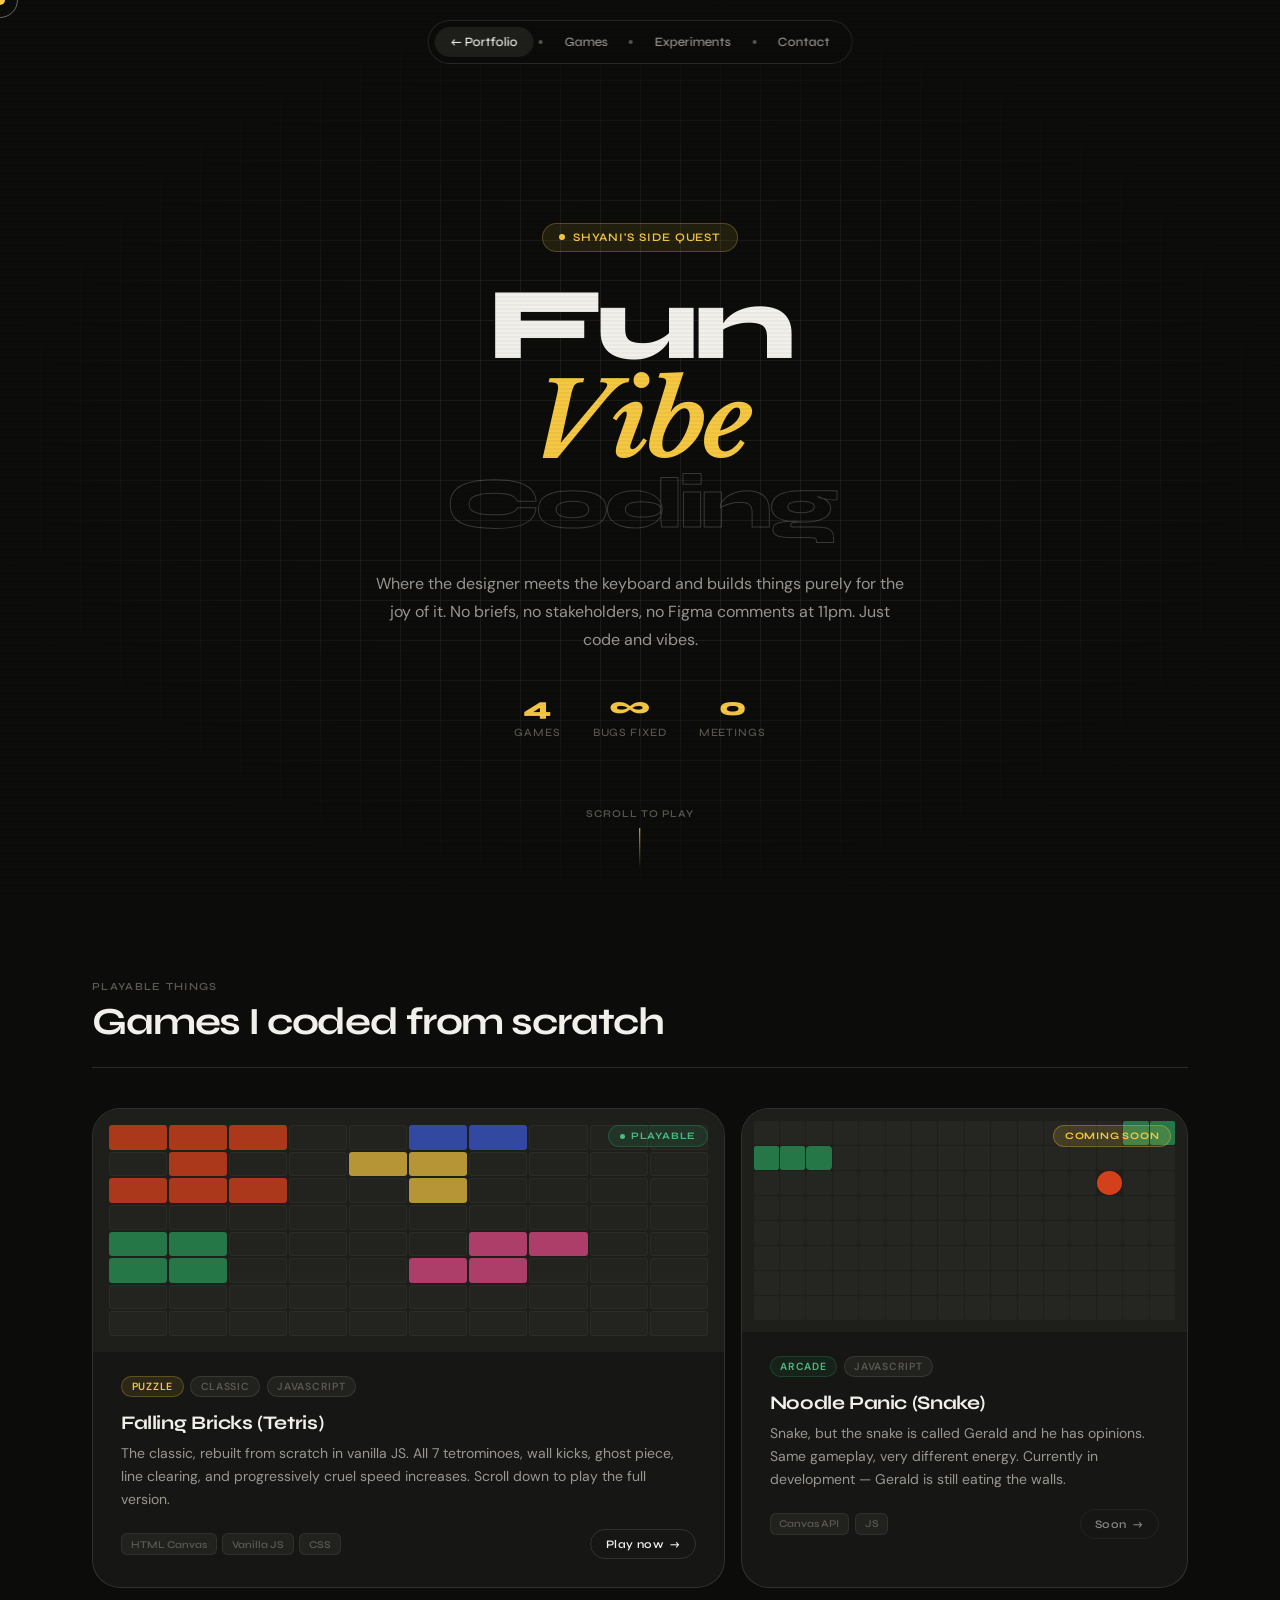
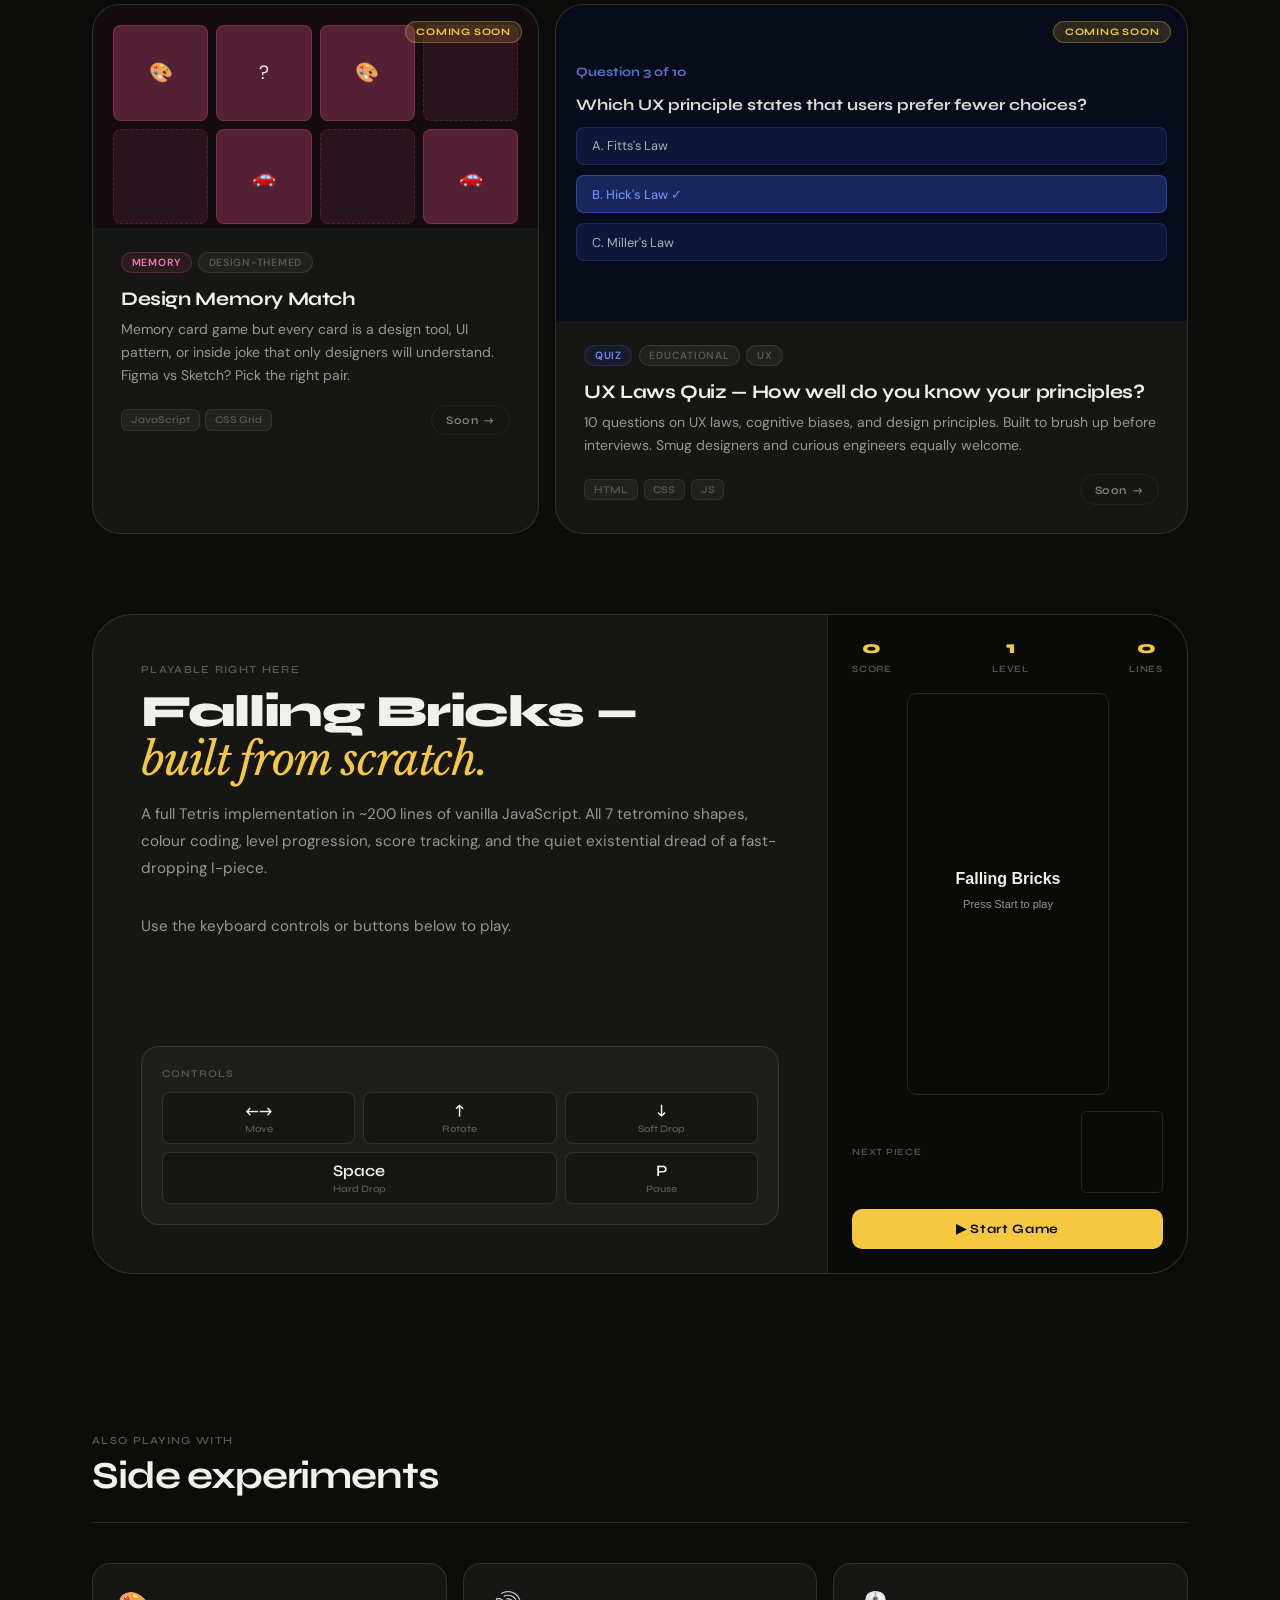
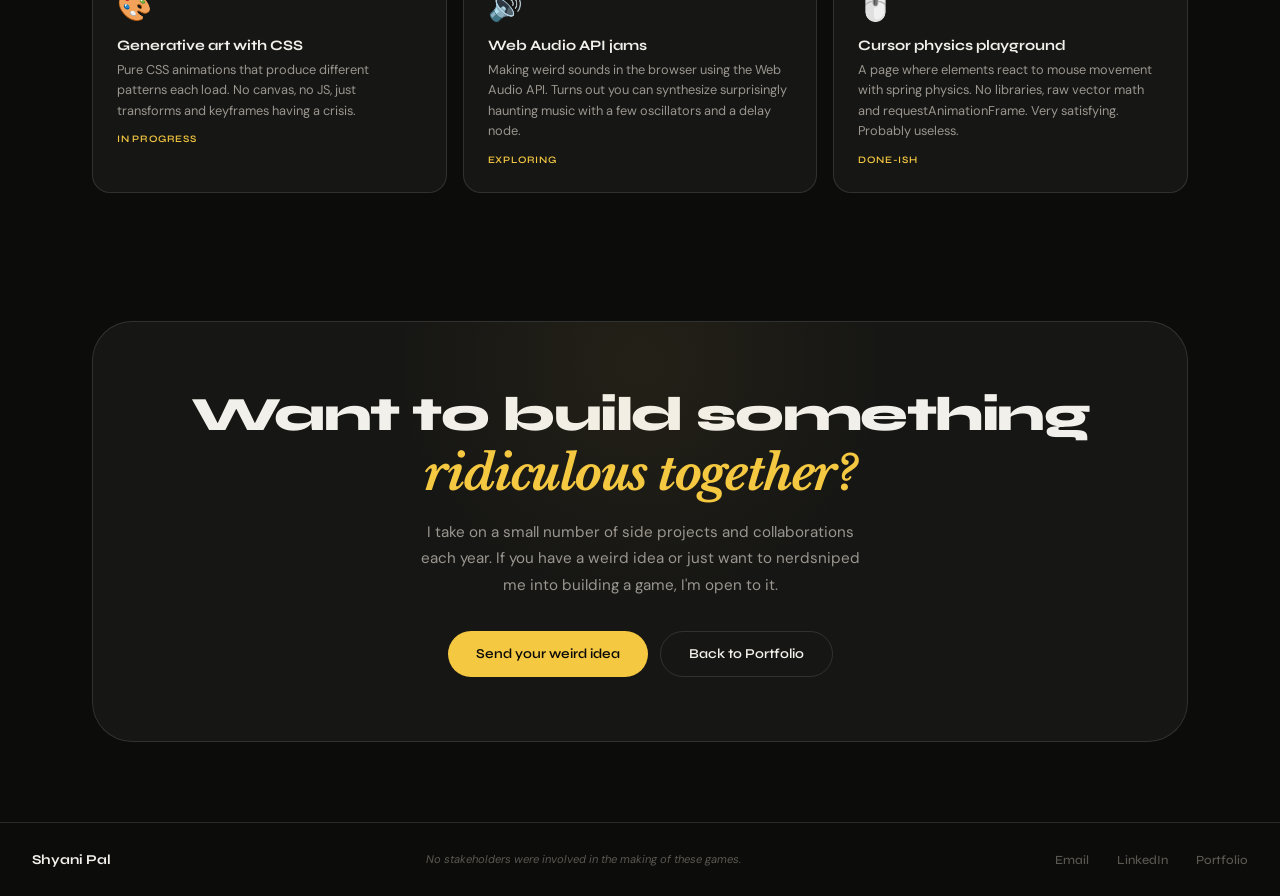
<file: fun-vibe-coding.html>
<!DOCTYPE html>
<html lang="en">
<head>
<meta charset="UTF-8">
<meta name="viewport" content="width=device-width, initial-scale=1.0">
<title>Fun Vibe Coding · Shyani Pal</title>
<link rel="icon" type="image/svg+xml" href="favicon.svg">
<link rel="preconnect" href="https://fonts.googleapis.com">
<link href="https://fonts.googleapis.com/css2?family=Syne:wght@400;500;600;700;800&family=Libre+Baskerville:ital,wght@0,400;0,700;1,400&family=DM+Sans:ital,opsz,wght@0,9..40,300;0,9..40,400;0,9..40,500;1,9..40,300&display=swap" rel="stylesheet">
<style>
:root {
  --bg: #0c0c0b;
  --bg-card: #161614;
  --bg-card-2: #1e1e1b;
  --ink: #f2f0eb;
  --ink-2: #9a9690;
  --ink-3: #5a5851;
  --accent: #e8441c;
  --accent-2: #3b5bdb;
  --yellow: #f5c842;
  --green: #2a9d5c;
  --pink: #e84c8b;
  --line: rgba(242,240,235,0.07);
  --line-strong: rgba(242,240,235,0.12);
  --radius-sm: 10px;
  --radius: 18px;
  --radius-lg: 28px;
  --radius-xl: 40px;
}
*, *::before, *::after { box-sizing: border-box; margin: 0; padding: 0; }
html { scroll-behavior: smooth; font-size: 16px; }
body {
  background: var(--bg);
  color: var(--ink);
  font-family: 'DM Sans', sans-serif;
  overflow-x: hidden;
  cursor: none;
}

/* CURSOR */
.cursor {
  width: 10px; height: 10px;
  background: var(--yellow);
  border-radius: 50%;
  position: fixed; top: 0; left: 0;
  pointer-events: none; z-index: 9999;
  transform: translate(-50%, -50%);
  transition: width 0.25s, height 0.25s, background 0.25s;
  mix-blend-mode: screen;
}
.cursor-ring {
  width: 36px; height: 36px;
  border: 1.5px solid rgba(242,240,235,0.4);
  border-radius: 50%;
  position: fixed; top: 0; left: 0;
  pointer-events: none; z-index: 9998;
  transform: translate(-50%, -50%);
  transition: transform 0.18s cubic-bezier(.25,.8,.25,1), width 0.3s, height 0.3s;
}

/* SCANLINE OVERLAY */
.scanlines {
  position: fixed; inset: 0;
  pointer-events: none; z-index: 8999;
  background: repeating-linear-gradient(
    0deg,
    transparent,
    transparent 2px,
    rgba(0,0,0,0.03) 2px,
    rgba(0,0,0,0.03) 4px
  );
}

/* NAV */
nav {
  position: fixed; top: 1.25rem; left: 50%; transform: translateX(-50%);
  z-index: 500;
  display: flex; align-items: center; gap: 0.25rem;
  background: rgba(12,12,11,0.9);
  backdrop-filter: blur(16px);
  border: 1px solid var(--line-strong);
  border-radius: 100px;
  padding: 0.35rem 0.35rem;
}
.nav-link {
  font-family: 'Syne', sans-serif;
  font-size: 0.8rem; font-weight: 500;
  color: var(--ink-2);
  text-decoration: none;
  padding: 0.45rem 1rem;
  border-radius: 100px;
  transition: color 0.2s, background 0.2s;
  white-space: nowrap;
}
.nav-link:hover { color: var(--ink); }
.nav-link.back {
  background: var(--bg-card-2);
  color: var(--ink);
}
.nav-link.back:hover { background: var(--accent); }
.nav-dot { width: 4px; height: 4px; background: var(--ink-3); border-radius: 50%; margin: 0 0.1rem; flex-shrink: 0; }

/* HERO */
.hero {
  min-height: 100svh;
  display: flex; flex-direction: column;
  justify-content: center; align-items: center;
  text-align: center;
  padding: 8rem 2rem 4rem;
  position: relative;
  overflow: hidden;
}

/* Pixel grid background */
.hero::before {
  content: '';
  position: absolute; inset: 0;
  background-image:
    linear-gradient(var(--line) 1px, transparent 1px),
    linear-gradient(90deg, var(--line) 1px, transparent 1px);
  background-size: 40px 40px;
  mask-image: radial-gradient(ellipse at center, black 30%, transparent 75%);
}

.hero-badge {
  display: inline-flex; align-items: center; gap: 0.5rem;
  background: rgba(245,200,66,0.1);
  border: 1px solid rgba(245,200,66,0.25);
  border-radius: 100px;
  padding: 0.4rem 1rem;
  font-family: 'Syne', sans-serif;
  font-size: 0.72rem; font-weight: 600;
  letter-spacing: 0.08em; text-transform: uppercase;
  color: var(--yellow);
  margin-bottom: 1.5rem;
  position: relative;
}
.badge-dot {
  width: 6px; height: 6px;
  background: var(--yellow);
  border-radius: 50%;
  animation: pulse-y 1.5s ease-in-out infinite;
}
@keyframes pulse-y {
  0%,100% { transform: scale(1); opacity: 1; }
  50% { transform: scale(0.6); opacity: 0.5; }
}

.hero-title {
  font-family: 'Syne', sans-serif;
  font-size: clamp(3rem, 8vw, 7rem);
  font-weight: 800;
  line-height: 0.95;
  letter-spacing: -0.04em;
  margin-bottom: 0.5rem;
  position: relative;
}
.hero-title .line1 { color: var(--ink); display: block; }
.hero-title .line2 {
  color: var(--yellow);
  display: block;
  font-style: italic;
  font-family: 'Libre Baskerville', serif;
  font-weight: 700;
}
.hero-title .line3 {
  color: transparent;
  -webkit-text-stroke: 1px rgba(242,240,235,0.2);
  display: block;
  font-size: 0.7em;
}

.hero-sub {
  font-size: 1rem;
  line-height: 1.75;
  color: var(--ink-2);
  max-width: 48ch;
  margin: 1.5rem auto 2.5rem;
}

/* Pixel counter */
.pixel-counter {
  display: flex; gap: 2rem; justify-content: center;
  margin-bottom: 0;
}
.counter-item { text-align: center; }
.counter-num {
  font-family: 'Syne', sans-serif;
  font-size: 1.6rem; font-weight: 800;
  color: var(--yellow);
  display: block;
  line-height: 1;
}
.counter-label {
  font-size: 0.7rem;
  color: var(--ink-3);
  text-transform: uppercase;
  letter-spacing: 0.08em;
  font-family: 'Syne', sans-serif;
  font-weight: 500;
  margin-top: 0.25rem;
}

/* Scroll indicator */
.scroll-hint {
  position: absolute; bottom: 2rem; left: 50%; transform: translateX(-50%);
  display: flex; flex-direction: column; align-items: center; gap: 0.5rem;
  font-family: 'Syne', sans-serif;
  font-size: 0.65rem; font-weight: 600;
  letter-spacing: 0.1em; text-transform: uppercase;
  color: var(--ink-3);
  animation: float 2s ease-in-out infinite;
}
.scroll-arrow {
  width: 1px; height: 40px;
  background: linear-gradient(to bottom, var(--yellow), transparent);
}
@keyframes float {
  0%,100% { transform: translateX(-50%) translateY(0); }
  50% { transform: translateX(-50%) translateY(6px); }
}

/* CONTAINER */
.container { max-width: 1160px; margin: 0 auto; padding: 0 2rem; }

/* SECTION HEADER */
.sec-header {
  display: flex; align-items: flex-end; justify-content: space-between;
  margin-bottom: 2.5rem;
  padding-bottom: 1.5rem;
  border-bottom: 1px solid var(--line-strong);
}
.sec-label {
  font-family: 'Syne', sans-serif;
  font-size: 0.68rem; font-weight: 600;
  letter-spacing: 0.12em; text-transform: uppercase;
  color: var(--ink-3); margin-bottom: 0.5rem;
}
.sec-title {
  font-family: 'Syne', sans-serif;
  font-size: clamp(1.6rem, 3vw, 2.4rem);
  font-weight: 700; line-height: 1.1;
  letter-spacing: -0.03em;
}

/* GAMES GRID */
section { padding: 5rem 0; }

.games-grid {
  display: grid;
  grid-template-columns: repeat(12, 1fr);
  gap: 1rem;
}

/* GAME CARD BASE */
.game-card {
  background: var(--bg-card);
  border: 1px solid var(--line-strong);
  border-radius: var(--radius-lg);
  overflow: hidden;
  position: relative;
  transition: transform 0.35s cubic-bezier(.25,.8,.25,1), box-shadow 0.35s, border-color 0.3s;
  cursor: none;
}
.game-card:hover {
  transform: translateY(-6px);
  box-shadow: 0 32px 64px rgba(0,0,0,0.4);
}
.game-card.span-8 { grid-column: span 8; }
.game-card.span-4 { grid-column: span 4; }
.game-card.span-6 { grid-column: span 6; }
.game-card.span-5 { grid-column: span 5; }
.game-card.span-7 { grid-column: span 7; }
.game-card.span-12 { grid-column: span 12; }

/* Colour accents per card */
.game-card.yellow { --glow: rgba(245,200,66,0.15); --glow-border: rgba(245,200,66,0.3); }
.game-card.red { --glow: rgba(232,68,28,0.15); --glow-border: rgba(232,68,28,0.3); }
.game-card.blue { --glow: rgba(59,91,219,0.15); --glow-border: rgba(59,91,219,0.3); }
.game-card.green { --glow: rgba(42,157,92,0.15); --glow-border: rgba(42,157,92,0.3); }
.game-card.pink { --glow: rgba(232,76,139,0.15); --glow-border: rgba(232,76,139,0.3); }
.game-card:hover { border-color: var(--glow-border, var(--line-strong)); box-shadow: 0 32px 64px var(--glow, rgba(0,0,0,0.3)), 0 0 0 1px var(--glow-border, transparent); }

/* Game card preview area */
.game-preview {
  width: 100%;
  aspect-ratio: 16/8;
  background: var(--bg-card-2);
  position: relative;
  overflow: hidden;
  display: flex; align-items: center; justify-content: center;
}

/* Live mini game previews inside cards */
.preview-canvas {
  position: absolute; inset: 0;
}
.preview-label {
  font-family: 'Syne', sans-serif;
  font-size: 0.65rem; font-weight: 600;
  letter-spacing: 0.1em; text-transform: uppercase;
  color: var(--ink-3);
  position: relative; z-index: 2;
  background: var(--bg-card);
  padding: 0.35rem 0.75rem;
  border-radius: 100px;
  border: 1px solid var(--line-strong);
}

/* TETRIS PREVIEW (decorative) */
.tetris-preview {
  width: 100%; height: 100%;
  display: grid;
  grid-template-columns: repeat(10, 1fr);
  grid-template-rows: repeat(8, 1fr);
  gap: 2px;
  padding: 16px;
  opacity: 0.7;
}
.t-cell {
  border-radius: 3px;
  transition: background 0.3s;
}
.t-cell.filled { animation: cell-pulse 2s ease-in-out infinite; }
@keyframes cell-pulse { 0%,100%{opacity:1} 50%{opacity:0.6} }

/* SNAKE PREVIEW (decorative) */
.snake-preview {
  width: 100%; height: 100%;
  display: grid;
  grid-template-columns: repeat(16, 1fr);
  grid-template-rows: repeat(8, 1fr);
  gap: 1px;
  padding: 12px;
}
.s-cell { border-radius: 2px; }
.s-cell.snake { background: var(--green); }
.s-cell.food { background: var(--accent); border-radius: 50%; animation: food-pulse 1s ease-in-out infinite; }
@keyframes food-pulse { 0%,100%{transform:scale(1)} 50%{transform:scale(1.3)} }

/* Card body */
.game-body { padding: 1.5rem 1.75rem 1.75rem; }
.game-tags {
  display: flex; gap: 0.4rem; flex-wrap: wrap;
  margin-bottom: 0.85rem;
}
.gtag {
  font-size: 0.65rem; font-weight: 600;
  letter-spacing: 0.07em; text-transform: uppercase;
  padding: 0.2rem 0.6rem;
  border-radius: 100px;
  border: 1px solid;
}
.gtag.yellow { color: var(--yellow); background: rgba(245,200,66,0.1); border-color: rgba(245,200,66,0.25); }
.gtag.red { color: var(--accent); background: rgba(232,68,28,0.1); border-color: rgba(232,68,28,0.25); }
.gtag.blue { color: #6b8cff; background: rgba(59,91,219,0.1); border-color: rgba(59,91,219,0.25); }
.gtag.green { color: #4dbb7f; background: rgba(42,157,92,0.1); border-color: rgba(42,157,92,0.25); }
.gtag.pink { color: #f07db8; background: rgba(232,76,139,0.1); border-color: rgba(232,76,139,0.25); }
.gtag.dim { color: var(--ink-3); background: rgba(242,240,235,0.05); border-color: rgba(242,240,235,0.1); }

.game-title {
  font-family: 'Syne', sans-serif;
  font-size: 1.2rem; font-weight: 700;
  line-height: 1.2; letter-spacing: -0.02em;
  color: var(--ink); margin-bottom: 0.5rem;
}
.game-desc {
  font-size: 0.875rem;
  line-height: 1.65;
  color: var(--ink-2);
  margin-bottom: 1.1rem;
}
.game-footer {
  display: flex; align-items: center; justify-content: space-between;
  flex-wrap: wrap; gap: 0.75rem;
}
.game-stack {
  display: flex; gap: 0.35rem; flex-wrap: wrap;
}
.stack-chip {
  font-family: 'Syne', sans-serif;
  font-size: 0.65rem; font-weight: 600;
  background: rgba(242,240,235,0.05);
  border: 1px solid var(--line);
  color: var(--ink-3);
  padding: 0.2rem 0.55rem;
  border-radius: 6px;
}
.game-cta {
  display: inline-flex; align-items: center; gap: 0.4rem;
  font-family: 'Syne', sans-serif;
  font-size: 0.72rem; font-weight: 600;
  letter-spacing: 0.04em;
  color: var(--ink);
  text-decoration: none;
  padding: 0.45rem 0.9rem;
  border: 1.5px solid var(--line-strong);
  border-radius: 100px;
  transition: background 0.2s, color 0.2s, border-color 0.2s;
}
.game-cta:hover { background: var(--ink); color: var(--bg); border-color: var(--ink); }
.game-cta::after { content: '→'; }

/* FEATURED GAME — tall card with live Tetris */
.game-card.featured {
  display: flex; flex-direction: column;
  min-height: 480px;
}
.game-card.featured .game-preview {
  flex: 1;
  aspect-ratio: unset;
}

/* WIP BADGE */
.wip-badge {
  position: absolute; top: 1rem; right: 1rem; z-index: 10;
  background: rgba(245,200,66,0.15);
  border: 1px solid rgba(245,200,66,0.3);
  border-radius: 100px;
  font-family: 'Syne', sans-serif;
  font-size: 0.62rem; font-weight: 700;
  letter-spacing: 0.08em; text-transform: uppercase;
  color: var(--yellow);
  padding: 0.25rem 0.65rem;
}
.live-badge {
  position: absolute; top: 1rem; right: 1rem; z-index: 10;
  background: rgba(42,157,92,0.15);
  border: 1px solid rgba(42,157,92,0.3);
  border-radius: 100px;
  font-family: 'Syne', sans-serif;
  font-size: 0.62rem; font-weight: 700;
  letter-spacing: 0.08em; text-transform: uppercase;
  color: #4dbb7f;
  padding: 0.25rem 0.65rem;
  display: flex; align-items: center; gap: 0.4rem;
}
.live-dot {
  width: 5px; height: 5px;
  background: #4dbb7f;
  border-radius: 50%;
  animation: pulse-green 1.2s ease-in-out infinite;
}
@keyframes pulse-green { 0%,100%{opacity:1;transform:scale(1)} 50%{opacity:0.4;transform:scale(0.7)} }

/* THE BIG TETRIS SECTION */
.tetris-section {
  background: var(--bg-card);
  border: 1px solid var(--line-strong);
  border-radius: var(--radius-xl);
  overflow: hidden;
  display: grid;
  grid-template-columns: 1fr 360px;
}
.tetris-info {
  padding: 3rem;
  display: flex; flex-direction: column; justify-content: space-between;
}
.tetris-headline {
  font-family: 'Syne', sans-serif;
  font-size: clamp(1.8rem, 3.5vw, 3rem);
  font-weight: 800;
  line-height: 1.08;
  letter-spacing: -0.03em;
  margin-bottom: 1rem;
}
.tetris-headline em {
  font-style: italic;
  font-family: 'Libre Baskerville', serif;
  font-weight: 400;
  color: var(--yellow);
}
.tetris-body {
  font-size: 0.95rem;
  color: var(--ink-2);
  line-height: 1.75;
  margin-bottom: 2rem;
}
.tetris-controls {
  background: var(--bg-card-2);
  border: 1px solid var(--line-strong);
  border-radius: var(--radius);
  padding: 1.25rem;
}
.controls-label {
  font-family: 'Syne', sans-serif;
  font-size: 0.65rem; font-weight: 600;
  letter-spacing: 0.1em; text-transform: uppercase;
  color: var(--ink-3); margin-bottom: 0.75rem;
}
.controls-grid {
  display: grid;
  grid-template-columns: repeat(3, 1fr);
  gap: 0.5rem;
}
.key-btn {
  background: var(--bg-card);
  border: 1px solid var(--line-strong);
  border-radius: 8px;
  padding: 0.5rem;
  text-align: center;
  font-family: 'Syne', sans-serif;
  font-size: 0.75rem; font-weight: 600;
  color: var(--ink-2);
  display: flex; flex-direction: column; align-items: center; gap: 0.2rem;
}
.key-btn .key {
  font-size: 1rem;
  color: var(--ink);
}
.key-btn span { font-size: 0.62rem; color: var(--ink-3); }

/* Live Tetris game canvas area */
.tetris-game-wrap {
  background: #0a0a08;
  border-left: 1px solid var(--line-strong);
  padding: 1.5rem;
  display: flex; flex-direction: column; align-items: center; gap: 1rem;
}
.tetris-score-bar {
  width: 100%;
  display: flex; justify-content: space-between; align-items: center;
}
.score-item {
  text-align: center;
}
.score-num {
  font-family: 'Syne', sans-serif;
  font-size: 1.1rem; font-weight: 800;
  color: var(--yellow);
  display: block;
  line-height: 1;
}
.score-lbl {
  font-size: 0.6rem;
  color: var(--ink-3);
  font-family: 'Syne', sans-serif;
  font-weight: 600;
  letter-spacing: 0.08em;
  text-transform: uppercase;
  margin-top: 0.2rem;
}

#tetrisCanvas {
  border: 1px solid var(--line-strong);
  border-radius: var(--radius-sm);
  display: block;
  image-rendering: pixelated;
}

.tetris-btn {
  width: 100%;
  background: var(--yellow);
  color: #0a0a08;
  border: none;
  border-radius: var(--radius-sm);
  font-family: 'Syne', sans-serif;
  font-size: 0.8rem; font-weight: 700;
  letter-spacing: 0.05em;
  padding: 0.75rem;
  cursor: pointer;
  transition: background 0.2s, transform 0.15s;
}
.tetris-btn:hover { background: #ffd940; transform: scale(1.02); }
.tetris-btn:active { transform: scale(0.98); }

/* NEXT PIECE PREVIEW */
.next-piece-wrap {
  width: 100%;
  display: flex; align-items: center; justify-content: space-between;
  gap: 1rem;
}
.next-piece-label {
  font-family: 'Syne', sans-serif;
  font-size: 0.6rem; font-weight: 600;
  letter-spacing: 0.08em; text-transform: uppercase;
  color: var(--ink-3);
}
#nextCanvas {
  border: 1px solid var(--line-strong);
  border-radius: 6px;
  image-rendering: pixelated;
}

/* "ALSO PLAYING WITH" section */
.experiments-grid {
  display: grid;
  grid-template-columns: repeat(3, 1fr);
  gap: 1rem;
  margin-top: 2rem;
}
.exp-card {
  background: var(--bg-card);
  border: 1px solid var(--line-strong);
  border-radius: var(--radius);
  padding: 1.5rem;
  transition: border-color 0.2s, transform 0.2s;
}
.exp-card:hover { border-color: var(--yellow); transform: translateY(-3px); }
.exp-icon { font-size: 1.75rem; margin-bottom: 0.75rem; }
.exp-title {
  font-family: 'Syne', sans-serif;
  font-size: 0.9rem; font-weight: 700;
  margin-bottom: 0.4rem; color: var(--ink);
}
.exp-desc { font-size: 0.8rem; color: var(--ink-2); line-height: 1.6; }
.exp-tag {
  display: inline-block;
  margin-top: 0.75rem;
  font-family: 'Syne', sans-serif;
  font-size: 0.62rem; font-weight: 600;
  letter-spacing: 0.08em; text-transform: uppercase;
  color: var(--yellow);
}

/* CTA */
.fun-cta {
  background: var(--bg-card);
  border: 1px solid var(--line-strong);
  border-radius: var(--radius-xl);
  padding: 4rem;
  text-align: center;
  margin: 3rem 0 5rem;
  position: relative;
  overflow: hidden;
}
.fun-cta::before {
  content: '';
  position: absolute; top: -50%; left: 50%; transform: translateX(-50%);
  width: 500px; height: 500px;
  background: radial-gradient(circle, rgba(245,200,66,0.06) 0%, transparent 70%);
  pointer-events: none;
}
.fun-cta-title {
  font-family: 'Syne', sans-serif;
  font-size: clamp(1.8rem, 4vw, 3rem);
  font-weight: 800;
  letter-spacing: -0.03em;
  margin-bottom: 1rem;
}
.fun-cta-title em { color: var(--yellow); font-style: italic; font-family: 'Libre Baskerville', serif; }
.fun-cta-body { font-size: 0.95rem; color: var(--ink-2); max-width: 44ch; margin: 0 auto 2rem; line-height: 1.75; }
.fun-cta-actions { display: flex; justify-content: center; gap: 0.75rem; flex-wrap: wrap; }
.btn-primary {
  display: inline-flex; align-items: center; gap: 0.5rem;
  font-family: 'Syne', sans-serif;
  font-size: 0.85rem; font-weight: 600;
  background: var(--yellow); color: #0a0a08;
  padding: 0.85rem 1.75rem;
  border-radius: 100px;
  text-decoration: none;
  transition: background 0.2s, transform 0.2s;
}
.btn-primary:hover { background: #ffd940; transform: translateY(-2px); }
.btn-ghost {
  display: inline-flex; align-items: center; gap: 0.5rem;
  font-family: 'Syne', sans-serif;
  font-size: 0.85rem; font-weight: 600;
  color: var(--ink);
  padding: 0.85rem 1.75rem;
  border: 1.5px solid var(--line-strong);
  border-radius: 100px;
  text-decoration: none;
  transition: border-color 0.2s, background 0.2s;
}
.btn-ghost:hover { border-color: var(--ink); background: var(--ink); color: var(--bg); }

/* FOOTER */
footer {
  border-top: 1px solid var(--line-strong);
  padding: 1.75rem 2rem;
  display: flex; align-items: center; justify-content: space-between;
  font-size: 0.78rem; color: var(--ink-3);
  flex-wrap: wrap; gap: 1rem;
}
.footer-name { font-family: 'Syne', sans-serif; font-weight: 700; font-size: 0.85rem; color: var(--ink); }
.footer-links { display: flex; gap: 1.75rem; }
.footer-links a { color: var(--ink-3); text-decoration: none; font-family: 'Syne', sans-serif; font-size: 0.78rem; font-weight: 500; transition: color 0.2s; }
.footer-links a:hover { color: var(--ink); }

/* REVEAL */
.reveal { opacity: 0; transform: translateY(20px); transition: opacity 0.6s ease, transform 0.6s ease; }
.reveal.in { opacity: 1; transform: none; }

@media (max-width: 960px) {
  .tetris-section { grid-template-columns: 1fr; }
  .tetris-game-wrap { border-left: none; border-top: 1px solid var(--line-strong); }
  .game-card.span-8, .game-card.span-4, .game-card.span-6, .game-card.span-5, .game-card.span-7 { grid-column: span 12; }
  .experiments-grid { grid-template-columns: 1fr 1fr; }
}
@media (max-width: 600px) {
  .container { padding: 0 1.25rem; }
  section { padding: 3rem 0; }
  .experiments-grid { grid-template-columns: 1fr; }
  .fun-cta { padding: 2.5rem 1.5rem; }
  .tetris-info { padding: 1.75rem; }
}
</style>
</head>
<body>

<div class="scanlines" aria-hidden="true"></div>
<div class="cursor" id="cursor"></div>
<div class="cursor-ring" id="cursorRing"></div>

<nav>
  <a href="index.html" class="nav-link back">← Portfolio</a>
  <div class="nav-dot"></div>
  <a href="#games" class="nav-link">Games</a>
  <div class="nav-dot"></div>
  <a href="#experiments" class="nav-link">Experiments</a>
  <div class="nav-dot"></div>
  <a href="mailto:shyanipal06@gmail.com" class="nav-link">Contact</a>
</nav>

<!-- HERO -->
<div class="hero">
  <div class="hero-badge">
    <span class="badge-dot"></span>
    Shyani's side quest
  </div>
  <h1 class="hero-title">
    <span class="line1">Fun</span>
    <span class="line2">Vibe</span>
    <span class="line3">Coding</span>
  </h1>
  <p class="hero-sub">Where the designer meets the keyboard and builds things purely for the joy of it. No briefs, no stakeholders, no Figma comments at 11pm. Just code and vibes.</p>
  <div class="pixel-counter">
    <div class="counter-item">
      <span class="counter-num">4</span>
      <span class="counter-label">Games</span>
    </div>
    <div class="counter-item">
      <span class="counter-num">∞</span>
      <span class="counter-label">Bugs Fixed</span>
    </div>
    <div class="counter-item">
      <span class="counter-num">0</span>
      <span class="counter-label">Meetings</span>
    </div>
  </div>
  <div class="scroll-hint">
    <span>Scroll to play</span>
    <div class="scroll-arrow"></div>
  </div>
</div>

<!-- ── GAMES ── -->
<section id="games">
  <div class="container">
    <div class="sec-header reveal">
      <div>
        <div class="sec-label">Playable Things</div>
        <h2 class="sec-title">Games I coded from scratch</h2>
      </div>
    </div>

    <div class="games-grid">

      <!-- FEATURED: TETRIS — with live game -->
      <div class="game-card featured yellow span-7 reveal">
        <div class="live-badge"><span class="live-dot"></span> Playable</div>
        <div class="game-preview" id="tetrisPreview">
          <!-- Live mini Tetris preview decorative -->
          <div class="tetris-preview" id="miniTetris"></div>
        </div>
        <div class="game-body">
          <div class="game-tags">
            <span class="gtag yellow">Puzzle</span>
            <span class="gtag dim">Classic</span>
            <span class="gtag dim">JavaScript</span>
          </div>
          <div class="game-title">Falling Bricks (Tetris)</div>
          <div class="game-desc">The classic, rebuilt from scratch in vanilla JS. All 7 tetrominoes, wall kicks, ghost piece, line clearing, and progressively cruel speed increases. Scroll down to play the full version.</div>
          <div class="game-footer">
            <div class="game-stack">
              <span class="stack-chip">HTML Canvas</span>
              <span class="stack-chip">Vanilla JS</span>
              <span class="stack-chip">CSS</span>
            </div>
            <a href="#play" class="game-cta">Play now</a>
          </div>
        </div>
      </div>

      <!-- SNAKE -->
      <div class="game-card green span-5 reveal" style="transition-delay:.05s">
        <div class="wip-badge">Coming Soon</div>
        <div class="game-preview">
          <div class="snake-preview" id="snakePreview"></div>
        </div>
        <div class="game-body">
          <div class="game-tags">
            <span class="gtag green">Arcade</span>
            <span class="gtag dim">JavaScript</span>
          </div>
          <div class="game-title">Noodle Panic (Snake)</div>
          <div class="game-desc">Snake, but the snake is called Gerald and he has opinions. Same gameplay, very different energy. Currently in development — Gerald is still eating the walls.</div>
          <div class="game-footer">
            <div class="game-stack">
              <span class="stack-chip">Canvas API</span>
              <span class="stack-chip">JS</span>
            </div>
            <a href="#" class="game-cta" style="opacity:0.5; pointer-events:none">Soon</a>
          </div>
        </div>
      </div>

      <!-- MEMORY MATCH -->
      <div class="game-card pink span-5 reveal" style="transition-delay:.08s">
        <div class="wip-badge">Coming Soon</div>
        <div class="game-preview" style="background: #130d10;">
          <div style="display:grid; grid-template-columns:repeat(4,1fr); gap:8px; padding:20px; width:100%; height:100%;">
            <div style="background:rgba(232,76,139,0.3); border:1px solid rgba(232,76,139,0.3); border-radius:8px; aspect-ratio:1; display:flex; align-items:center; justify-content:center; font-size:1.2rem;">🎨</div>
            <div style="background:rgba(232,76,139,0.3); border:1px solid rgba(232,76,139,0.3); border-radius:8px; aspect-ratio:1; display:flex; align-items:center; justify-content:center; font-size:1.2rem;">?</div>
            <div style="background:rgba(232,76,139,0.3); border:1px solid rgba(232,76,139,0.3); border-radius:8px; aspect-ratio:1; display:flex; align-items:center; justify-content:center; font-size:1.2rem;">🎨</div>
            <div style="background:rgba(232,76,139,0.1); border:1px dashed rgba(232,76,139,0.2); border-radius:8px; aspect-ratio:1;"></div>
            <div style="background:rgba(232,76,139,0.1); border:1px dashed rgba(232,76,139,0.2); border-radius:8px; aspect-ratio:1;"></div>
            <div style="background:rgba(232,76,139,0.3); border:1px solid rgba(232,76,139,0.3); border-radius:8px; aspect-ratio:1; display:flex; align-items:center; justify-content:center; font-size:1.2rem;">🚗</div>
            <div style="background:rgba(232,76,139,0.1); border:1px dashed rgba(232,76,139,0.2); border-radius:8px; aspect-ratio:1;"></div>
            <div style="background:rgba(232,76,139,0.3); border:1px solid rgba(232,76,139,0.3); border-radius:8px; aspect-ratio:1; display:flex; align-items:center; justify-content:center; font-size:1.2rem;">🚗</div>
          </div>
        </div>
        <div class="game-body">
          <div class="game-tags">
            <span class="gtag pink">Memory</span>
            <span class="gtag dim">Design-themed</span>
          </div>
          <div class="game-title">Design Memory Match</div>
          <div class="game-desc">Memory card game but every card is a design tool, UI pattern, or inside joke that only designers will understand. Figma vs Sketch? Pick the right pair.</div>
          <div class="game-footer">
            <div class="game-stack">
              <span class="stack-chip">JavaScript</span>
              <span class="stack-chip">CSS Grid</span>
            </div>
            <a href="#" class="game-cta" style="opacity:0.5; pointer-events:none">Soon</a>
          </div>
        </div>
      </div>

      <!-- UX QUIZ -->
      <div class="game-card blue span-7 reveal" style="transition-delay:.1s">
        <div class="wip-badge">Coming Soon</div>
        <div class="game-preview" style="background: #080c1a;">
          <div style="padding:20px; width:100%; display:flex; flex-direction:column; gap:10px;">
            <div style="font-family:'Syne',sans-serif; font-size:0.8rem; font-weight:700; color:rgba(107,140,255,0.8); margin-bottom:4px;">Question 3 of 10</div>
            <div style="font-family:'Syne',sans-serif; font-size:1rem; font-weight:700; color:rgba(242,240,235,0.9); line-height:1.4;">Which UX principle states that users prefer fewer choices?</div>
            <div style="background:rgba(59,91,219,0.15); border:1px solid rgba(59,91,219,0.3); border-radius:8px; padding:0.6rem 0.9rem; font-size:0.8rem; color:rgba(242,240,235,0.7); font-family:'DM Sans',sans-serif;">A. Fitts's Law</div>
            <div style="background:rgba(59,91,219,0.35); border:1px solid rgba(59,91,219,0.6); border-radius:8px; padding:0.6rem 0.9rem; font-size:0.8rem; color:rgba(107,140,255,1); font-family:'DM Sans',sans-serif; font-weight:500;">B. Hick's Law ✓</div>
            <div style="background:rgba(59,91,219,0.15); border:1px solid rgba(59,91,219,0.3); border-radius:8px; padding:0.6rem 0.9rem; font-size:0.8rem; color:rgba(242,240,235,0.7); font-family:'DM Sans',sans-serif;">C. Miller's Law</div>
          </div>
        </div>
        <div class="game-body">
          <div class="game-tags">
            <span class="gtag blue">Quiz</span>
            <span class="gtag dim">Educational</span>
            <span class="gtag dim">UX</span>
          </div>
          <div class="game-title">UX Laws Quiz — How well do you know your principles?</div>
          <div class="game-desc">10 questions on UX laws, cognitive biases, and design principles. Built to brush up before interviews. Smug designers and curious engineers equally welcome.</div>
          <div class="game-footer">
            <div class="game-stack">
              <span class="stack-chip">HTML</span>
              <span class="stack-chip">CSS</span>
              <span class="stack-chip">JS</span>
            </div>
            <a href="#" class="game-cta" style="opacity:0.5; pointer-events:none">Soon</a>
          </div>
        </div>
      </div>

    </div>
  </div>
</section>

<!-- ── FULL TETRIS GAME ── -->
<section id="play" style="padding-top:0">
  <div class="container">
    <div class="tetris-section reveal">
      <div class="tetris-info">
        <div>
          <div class="sec-label" style="margin-bottom:0.75rem">Playable Right Here</div>
          <h2 class="tetris-headline">Falling Bricks —<br><em>built from scratch.</em></h2>
          <p class="tetris-body">A full Tetris implementation in ~200 lines of vanilla JavaScript. All 7 tetromino shapes, colour coding, level progression, score tracking, and the quiet existential dread of a fast-dropping I-piece.</p>
          <p class="tetris-body" style="margin-bottom:0">Use the keyboard controls or buttons below to play.</p>
        </div>
        <div class="tetris-controls">
          <div class="controls-label">Controls</div>
          <div class="controls-grid">
            <div class="key-btn"><span class="key">←→</span><span>Move</span></div>
            <div class="key-btn"><span class="key">↑</span><span>Rotate</span></div>
            <div class="key-btn"><span class="key">↓</span><span>Soft Drop</span></div>
            <div class="key-btn" style="grid-column:span 2"><span class="key">Space</span><span>Hard Drop</span></div>
            <div class="key-btn"><span class="key">P</span><span>Pause</span></div>
          </div>
        </div>
      </div>
      <div class="tetris-game-wrap">
        <div class="tetris-score-bar">
          <div class="score-item">
            <span class="score-num" id="scoreDisplay">0</span>
            <span class="score-lbl">Score</span>
          </div>
          <div class="score-item">
            <span class="score-num" id="levelDisplay">1</span>
            <span class="score-lbl">Level</span>
          </div>
          <div class="score-item">
            <span class="score-num" id="linesDisplay">0</span>
            <span class="score-lbl">Lines</span>
          </div>
        </div>
        <canvas id="tetrisCanvas" width="200" height="400"></canvas>
        <div class="next-piece-wrap">
          <span class="next-piece-label">Next piece</span>
          <canvas id="nextCanvas" width="80" height="80"></canvas>
        </div>
        <button class="tetris-btn" id="tetrisBtn">▶ Start Game</button>
      </div>
    </div>
  </div>
</section>

<!-- EXPERIMENTS -->
<section id="experiments">
  <div class="container">
    <div class="sec-header reveal">
      <div>
        <div class="sec-label">Also Playing With</div>
        <h2 class="sec-title">Side experiments</h2>
      </div>
    </div>
    <div class="experiments-grid reveal">
      <div class="exp-card">
        <div class="exp-icon">🎨</div>
        <div class="exp-title">Generative art with CSS</div>
        <div class="exp-desc">Pure CSS animations that produce different patterns each load. No canvas, no JS, just transforms and keyframes having a crisis.</div>
        <span class="exp-tag">In progress</span>
      </div>
      <div class="exp-card">
        <div class="exp-icon">🔊</div>
        <div class="exp-title">Web Audio API jams</div>
        <div class="exp-desc">Making weird sounds in the browser using the Web Audio API. Turns out you can synthesize surprisingly haunting music with a few oscillators and a delay node.</div>
        <span class="exp-tag">Exploring</span>
      </div>
      <div class="exp-card">
        <div class="exp-icon">🖱️</div>
        <div class="exp-title">Cursor physics playground</div>
        <div class="exp-desc">A page where elements react to mouse movement with spring physics. No libraries, raw vector math and requestAnimationFrame. Very satisfying. Probably useless.</div>
        <span class="exp-tag">Done-ish</span>
      </div>
    </div>
  </div>
</section>

<!-- CTA -->
<div class="container">
  <div class="fun-cta reveal">
    <h2 class="fun-cta-title">Want to build something<br><em>ridiculous together?</em></h2>
    <p class="fun-cta-body">I take on a small number of side projects and collaborations each year. If you have a weird idea or just want to nerdsniped me into building a game, I'm open to it.</p>
    <div class="fun-cta-actions">
      <a href="mailto:shyanipal06@gmail.com" class="btn-primary">Send your weird idea</a>
      <a href="index.html" class="btn-ghost">Back to Portfolio</a>
    </div>
  </div>
</div>

<footer>
  <span class="footer-name">Shyani Pal</span>
  <span style="font-style:italic; font-size:0.7rem">No stakeholders were involved in the making of these games.</span>
  <div class="footer-links">
    <a href="mailto:shyanipal06@gmail.com">Email</a>
    <a href="#">LinkedIn</a>
    <a href="index.html">Portfolio</a>
  </div>
</footer>

<script>
// ── CURSOR ──
const cursor = document.getElementById('cursor');
const ring = document.getElementById('cursorRing');
let mx=0,my=0,rx=0,ry=0;
document.addEventListener('mousemove',e=>{mx=e.clientX;my=e.clientY;cursor.style.left=mx+'px';cursor.style.top=my+'px';});
(function animRing(){rx+=(mx-rx)*0.12;ry+=(my-ry)*0.12;ring.style.left=rx+'px';ring.style.top=ry+'px';requestAnimationFrame(animRing);})();

// ── REVEAL ──
const reveals=document.querySelectorAll('.reveal');
const io=new IntersectionObserver(entries=>{entries.forEach(e=>{if(e.isIntersecting){e.target.classList.add('in');io.unobserve(e.target);}});},{threshold:0.06});
reveals.forEach(el=>io.observe(el));

// ── DECORATIVE MINI TETRIS GRID ──
(function buildMiniTetris(){
  const grid = document.getElementById('miniTetris');
  if(!grid) return;
  const colors = ['#e8441c','#f5c842','#3b5bdb','#2a9d5c','#e84c8b','transparent','transparent','transparent'];
  const filled = [
    1,1,1,0,0,1,1,0,0,0,
    0,1,0,0,1,1,0,0,0,0,
    1,1,1,0,0,1,0,0,0,0,
    0,0,0,0,0,0,0,0,0,0,
    1,1,0,0,0,0,1,1,0,0,
    1,1,0,0,0,1,1,0,0,0,
    0,0,0,0,0,0,0,0,0,0,
    0,0,0,0,0,0,0,0,0,0,
  ];
  const cs = ['#e8441c','#e8441c','#e8441c','','','#3b5bdb','#3b5bdb','','','',
    '','#e8441c','','','#f5c842','#f5c842','','','','',
    '#e8441c','#e8441c','#e8441c','','','#f5c842','','','','',
    '','','','','','','','','','',
    '#2a9d5c','#2a9d5c','','','','','#e84c8b','#e84c8b','','',
    '#2a9d5c','#2a9d5c','','','','#e84c8b','#e84c8b','','','',
    '','','','','','','','','','',
    '','','','','','','','','','',
  ];
  filled.forEach((f,i)=>{
    const cell=document.createElement('div');
    cell.className='t-cell'+(f?' filled':'');
    cell.style.background=f?cs[i]:'rgba(242,240,235,0.03)';
    cell.style.border=f?'none':'1px solid rgba(242,240,235,0.05)';
    if(f) cell.style.animationDelay=(Math.random()*2)+'s';
    grid.appendChild(cell);
  });
})();

// ── DECORATIVE SNAKE GRID ──
(function buildSnakeGrid(){
  const grid = document.getElementById('snakePreview');
  if(!grid) return;
  const snake=[18,17,16,15,14];
  const food=[45];
  for(let i=0;i<128;i++){
    const cell=document.createElement('div');
    cell.className='s-cell'+(snake.includes(i)?' snake':food.includes(i)?' food':'');
    cell.style.background=snake.includes(i)?'rgba(42,157,92,0.7)':food.includes(i)?'rgba(232,68,28,0.9)':'rgba(242,240,235,0.03)';
    cell.style.borderRadius=food.includes(i)?'50%':snake[0]===i?'4px':'2px';
    grid.appendChild(cell);
  }
})();

// ─────────────────────────────────────
// ── FULL TETRIS GAME ──
// ─────────────────────────────────────
const canvas = document.getElementById('tetrisCanvas');
const ctx = canvas.getContext('2d');
const nextCanvas = document.getElementById('nextCanvas');
const nctx = nextCanvas.getContext('2d');
const COLS=10, ROWS=20, BLOCK=20;
canvas.width=COLS*BLOCK; canvas.height=ROWS*BLOCK;

const TETROMINOES = {
  I:{ shape:[[1,1,1,1]], color:'#00d4ff' },
  O:{ shape:[[1,1],[1,1]], color:'#f5c842' },
  T:{ shape:[[0,1,0],[1,1,1]], color:'#e84c8b' },
  S:{ shape:[[0,1,1],[1,1,0]], color:'#2a9d5c' },
  Z:{ shape:[[1,1,0],[0,1,1]], color:'#e8441c' },
  J:{ shape:[[1,0,0],[1,1,1]], color:'#3b5bdb' },
  L:{ shape:[[0,0,1],[1,1,1]], color:'#ff8c00' },
};
const KEYS = Object.keys(TETROMINOES);

let board, piece, nextPiece, score, level, lines, gameRunning, paused, dropInterval, lastDrop;

function createBoard(){ return Array.from({length:ROWS},()=>Array(COLS).fill(null)); }

function randomPiece(){
  const k=KEYS[Math.floor(Math.random()*KEYS.length)];
  const t=TETROMINOES[k];
  return { shape:t.shape.map(r=>[...r]), color:t.color, x:Math.floor(COLS/2)-Math.floor(t.shape[0].length/2), y:0 };
}

function rotate(shape){
  return shape[0].map((_,i)=>shape.map(r=>r[i]).reverse());
}

function valid(shape,ox,oy){
  return shape.every((row,dy)=>row.every((cell,dx)=>{
    if(!cell) return true;
    const nx=ox+dx, ny=oy+dy;
    return nx>=0 && nx<COLS && ny<ROWS && (ny<0 || !board[ny][nx]);
  }));
}

function lock(){
  piece.shape.forEach((row,dy)=>row.forEach((cell,dx)=>{ if(cell && piece.y+dy>=0) board[piece.y+dy][piece.x+dx]=piece.color; }));
  const cleared = board.reduce((acc,row,i)=>{
    if(row.every(c=>c)){ acc.push(i); } return acc;
  },[]);
  cleared.forEach(i=>{ board.splice(i,1); board.unshift(Array(COLS).fill(null)); });
  const pts=[0,100,300,500,800];
  score+=(pts[cleared.length]||0)*level;
  lines+=cleared.length;
  level=Math.floor(lines/10)+1;
  document.getElementById('scoreDisplay').textContent=score;
  document.getElementById('levelDisplay').textContent=level;
  document.getElementById('linesDisplay').textContent=lines;
  piece=nextPiece;
  nextPiece=randomPiece();
  drawNext();
  if(!valid(piece.shape,piece.x,piece.y)){ endGame(); }
}

function drawBlock(c,x,y,size,context,ghost){
  if(!c) return;
  context.fillStyle=ghost?'rgba(255,255,255,0.08)':c;
  context.fillRect(x*size+1,y*size+1,size-2,size-2);
  if(!ghost){
    context.fillStyle='rgba(255,255,255,0.25)';
    context.fillRect(x*size+1,y*size+1,size-2,3);
    context.fillRect(x*size+1,y*size+1,3,size-2);
    context.fillStyle='rgba(0,0,0,0.2)';
    context.fillRect(x*size+1,y*size+size-4,size-2,3);
  }
}

function drawBoard(){
  ctx.fillStyle='#0a0a08';
  ctx.fillRect(0,0,canvas.width,canvas.height);
  // Grid lines
  ctx.strokeStyle='rgba(242,240,235,0.04)';
  ctx.lineWidth=0.5;
  for(let c=0;c<=COLS;c++){ ctx.beginPath();ctx.moveTo(c*BLOCK,0);ctx.lineTo(c*BLOCK,canvas.height);ctx.stroke(); }
  for(let r=0;r<=ROWS;r++){ ctx.beginPath();ctx.moveTo(0,r*BLOCK);ctx.lineTo(canvas.width,r*BLOCK);ctx.stroke(); }
  board.forEach((row,y)=>row.forEach((c,x)=>drawBlock(c,x,y,BLOCK,ctx,false)));
}

function ghostY(){
  let gy=piece.y;
  while(valid(piece.shape,piece.x,gy+1)) gy++;
  return gy;
}

function drawPiece(){
  const gy=ghostY();
  piece.shape.forEach((row,dy)=>row.forEach((cell,dx)=>{
    if(cell){
      if(gy!==piece.y) drawBlock(piece.color,piece.x+dx,gy+dy,BLOCK,ctx,true);
      drawBlock(piece.color,piece.x+dx,piece.y+dy,BLOCK,ctx,false);
    }
  }));
}

function drawNext(){
  nctx.fillStyle='#0a0a08';
  nctx.fillRect(0,0,nextCanvas.width,nextCanvas.height);
  const s=16;
  const ox=Math.floor((5-nextPiece.shape[0].length)/2);
  const oy=Math.floor((5-nextPiece.shape.length)/2);
  nextPiece.shape.forEach((row,dy)=>row.forEach((cell,dx)=>{ if(cell) drawBlock(nextPiece.color,ox+dx,oy+dy,s,nctx,false); }));
}

function drawOverlay(msg,sub){
  ctx.fillStyle='rgba(10,10,8,0.85)';
  ctx.fillRect(0,0,canvas.width,canvas.height);
  ctx.fillStyle='#f2f0eb';
  ctx.font='bold 16px Syne, sans-serif';
  ctx.textAlign='center';
  ctx.fillText(msg,canvas.width/2,canvas.height/2-10);
  ctx.fillStyle='#9a9690';
  ctx.font='11px DM Sans, sans-serif';
  ctx.fillText(sub,canvas.width/2,canvas.height/2+14);
}

function gameLoop(ts){
  if(!gameRunning||paused) return;
  if(!lastDrop) lastDrop=ts;
  const speed=Math.max(100,800-level*70);
  if(ts-lastDrop>speed){ lastDrop=ts; if(valid(piece.shape,piece.x,piece.y+1)) piece.y++; else lock(); }
  drawBoard(); drawPiece();
  requestAnimationFrame(gameLoop);
}

function startGame(){
  board=createBoard();
  score=0; level=1; lines=0; paused=false;
  document.getElementById('scoreDisplay').textContent=0;
  document.getElementById('levelDisplay').textContent=1;
  document.getElementById('linesDisplay').textContent=0;
  piece=randomPiece();
  nextPiece=randomPiece();
  drawNext();
  gameRunning=true; lastDrop=null;
  document.getElementById('tetrisBtn').textContent='⏸ Pause';
  requestAnimationFrame(gameLoop);
}

function endGame(){
  gameRunning=false;
  drawBoard();
  drawOverlay('Game Over','Press Start to try again');
  document.getElementById('tetrisBtn').textContent='▶ Start Game';
}

document.getElementById('tetrisBtn').addEventListener('click',()=>{
  if(!gameRunning){ startGame(); }
  else { paused=!paused; document.getElementById('tetrisBtn').textContent=paused?'▶ Resume':'⏸ Pause'; if(!paused){lastDrop=null;requestAnimationFrame(gameLoop);} else drawOverlay('Paused','Press Resume to continue'); }
});

document.addEventListener('keydown',e=>{
  if(!gameRunning||paused) return;
  if(e.key==='ArrowLeft'){ if(valid(piece.shape,piece.x-1,piece.y)) piece.x--; }
  else if(e.key==='ArrowRight'){ if(valid(piece.shape,piece.x+1,piece.y)) piece.x++; }
  else if(e.key==='ArrowDown'){ if(valid(piece.shape,piece.x,piece.y+1)) piece.y++; else lock(); }
  else if(e.key==='ArrowUp'){ const r=rotate(piece.shape); if(valid(r,piece.x,piece.y)) piece.shape=r; }
  else if(e.key===' '){ e.preventDefault(); while(valid(piece.shape,piece.x,piece.y+1)) piece.y++; lock(); }
  else if(e.key==='p'||e.key==='P'){ document.getElementById('tetrisBtn').click(); }
  drawBoard(); drawPiece();
});

// Initial state
drawOverlay('Falling Bricks','Press Start to play');
drawNext();
</script>
</body>
</html>
</file>
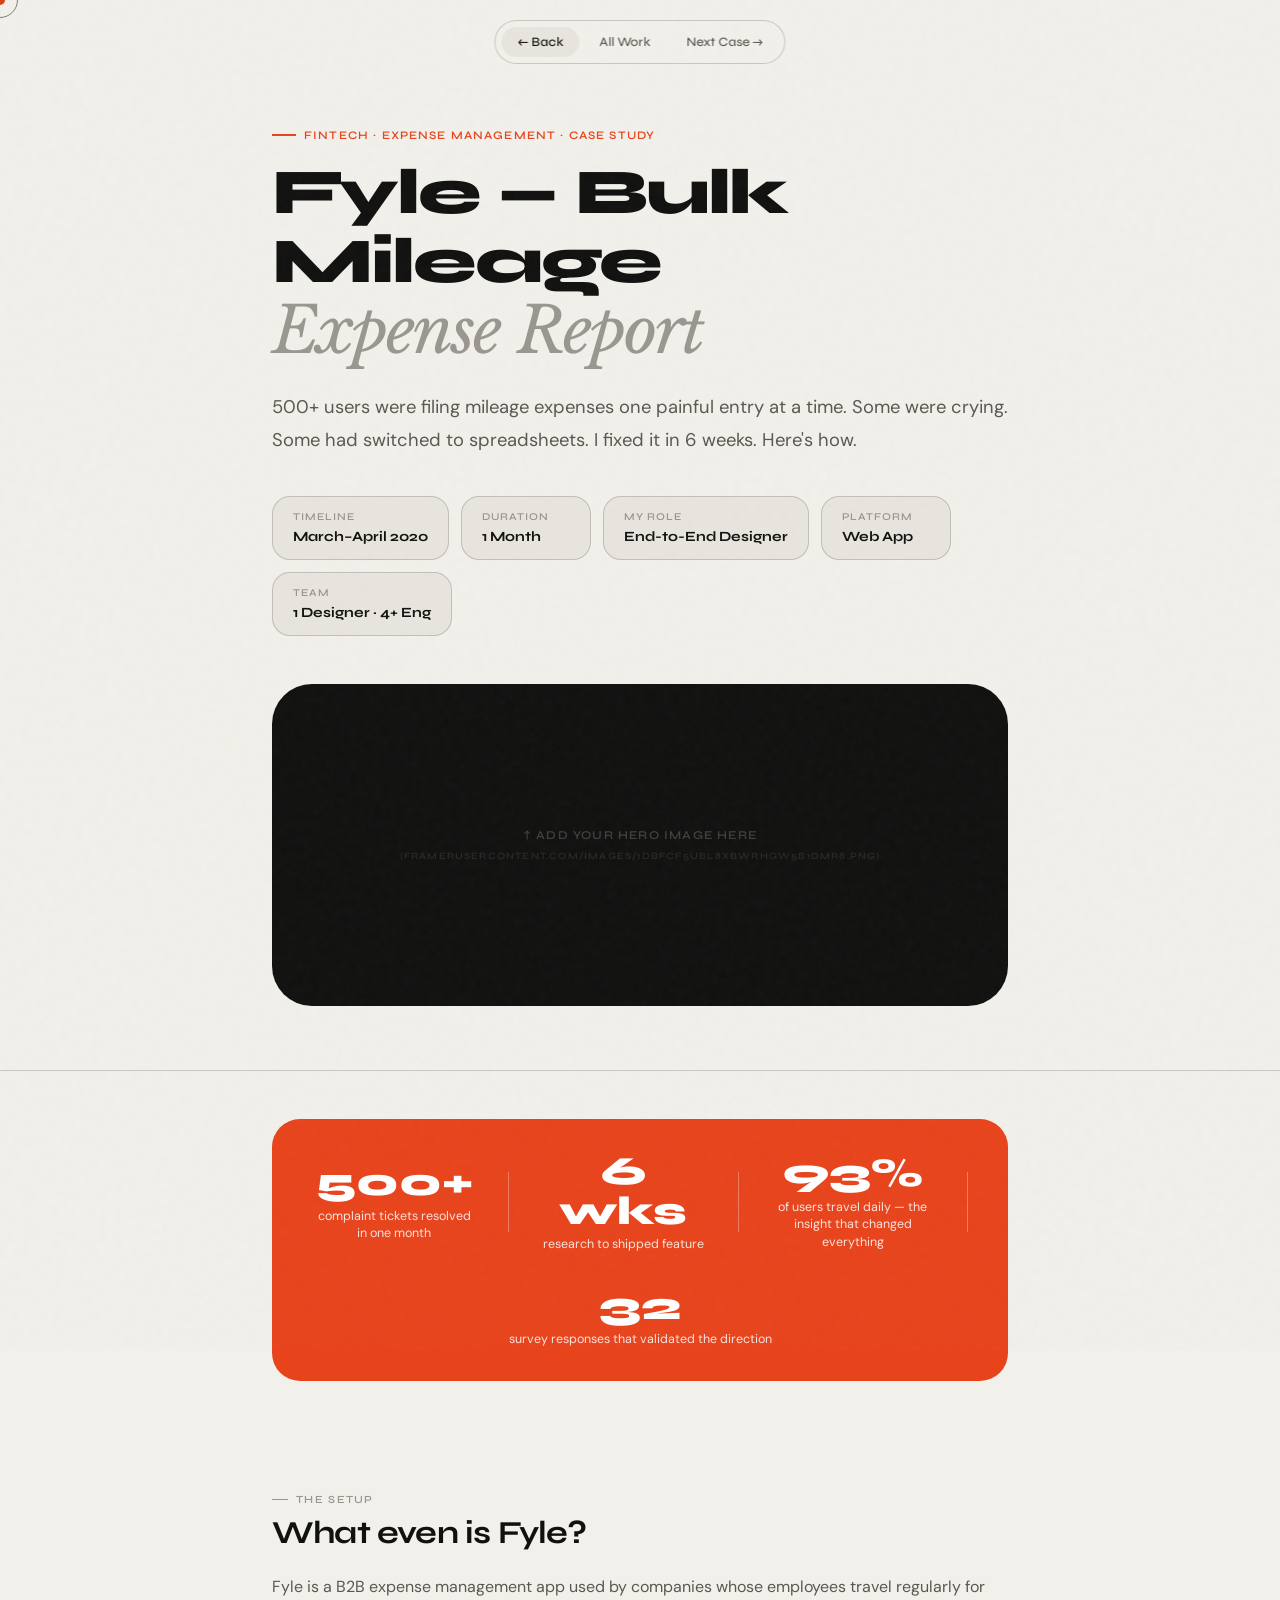
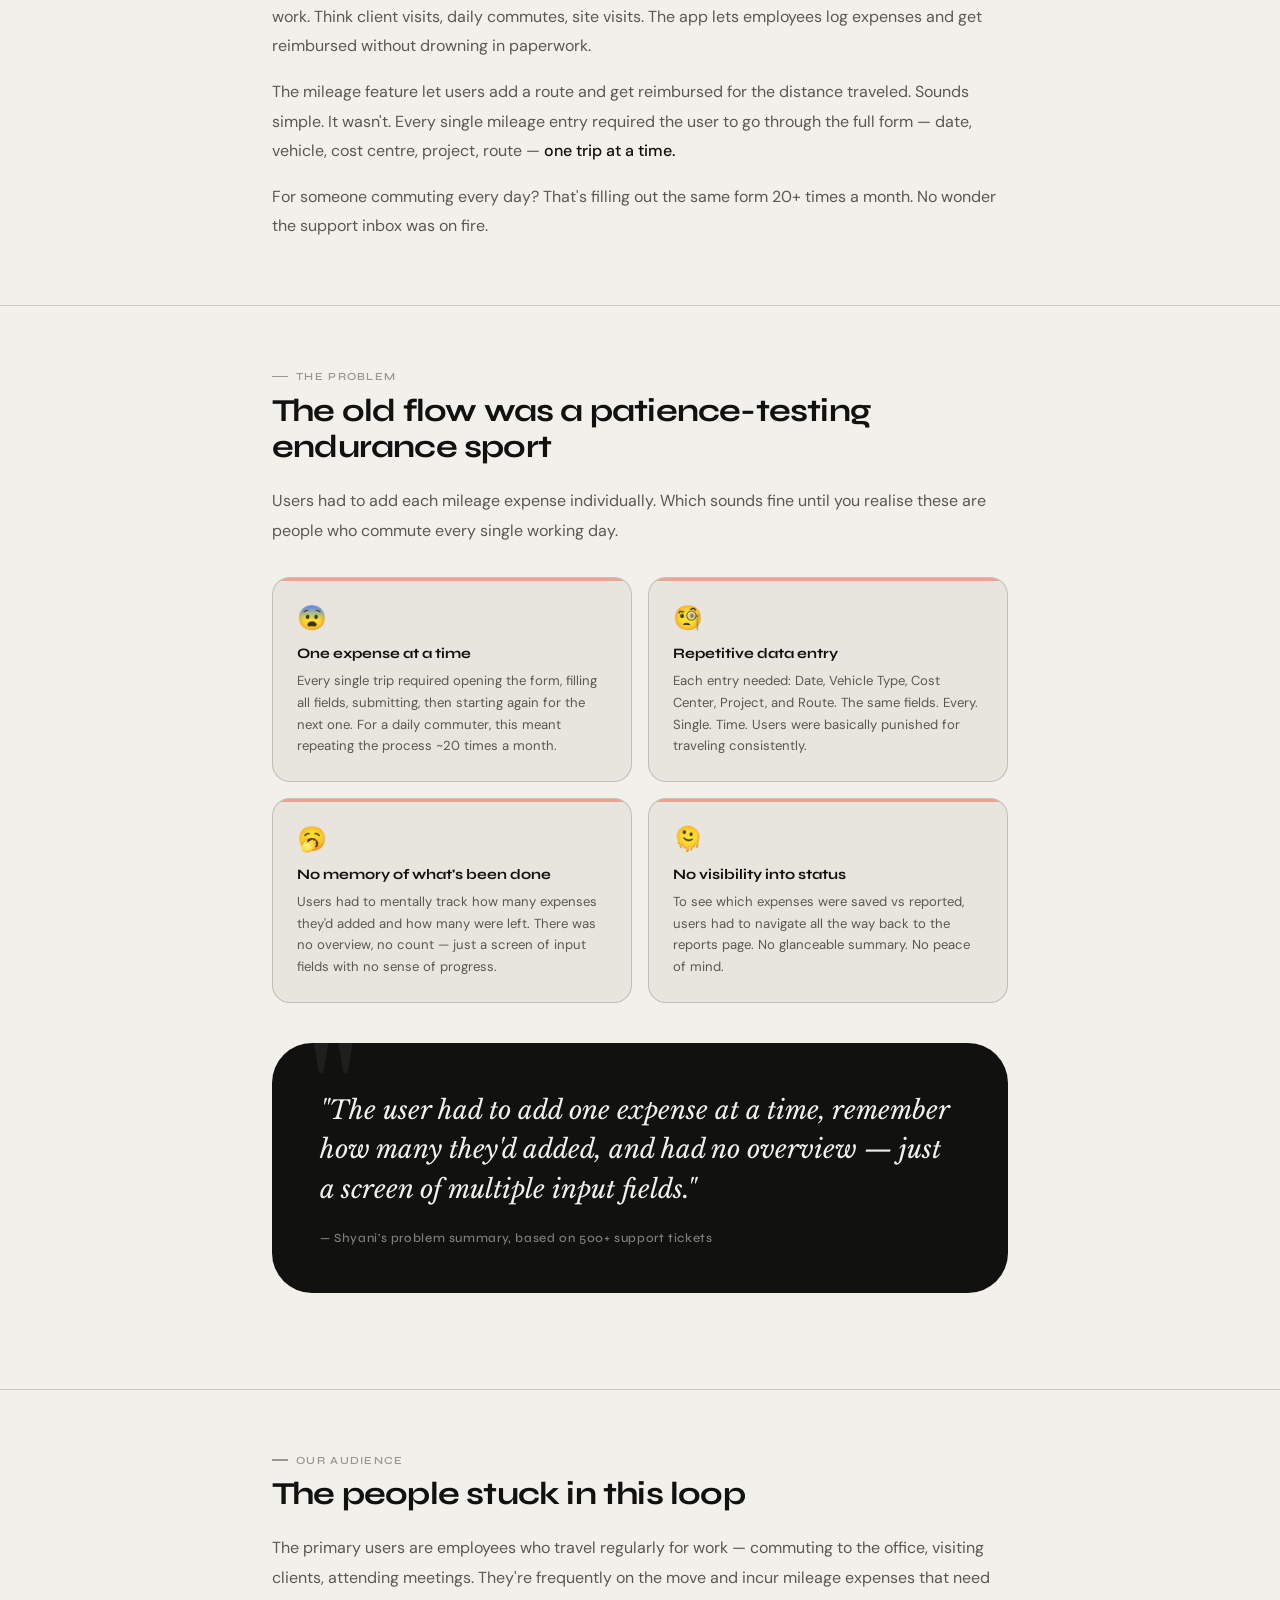
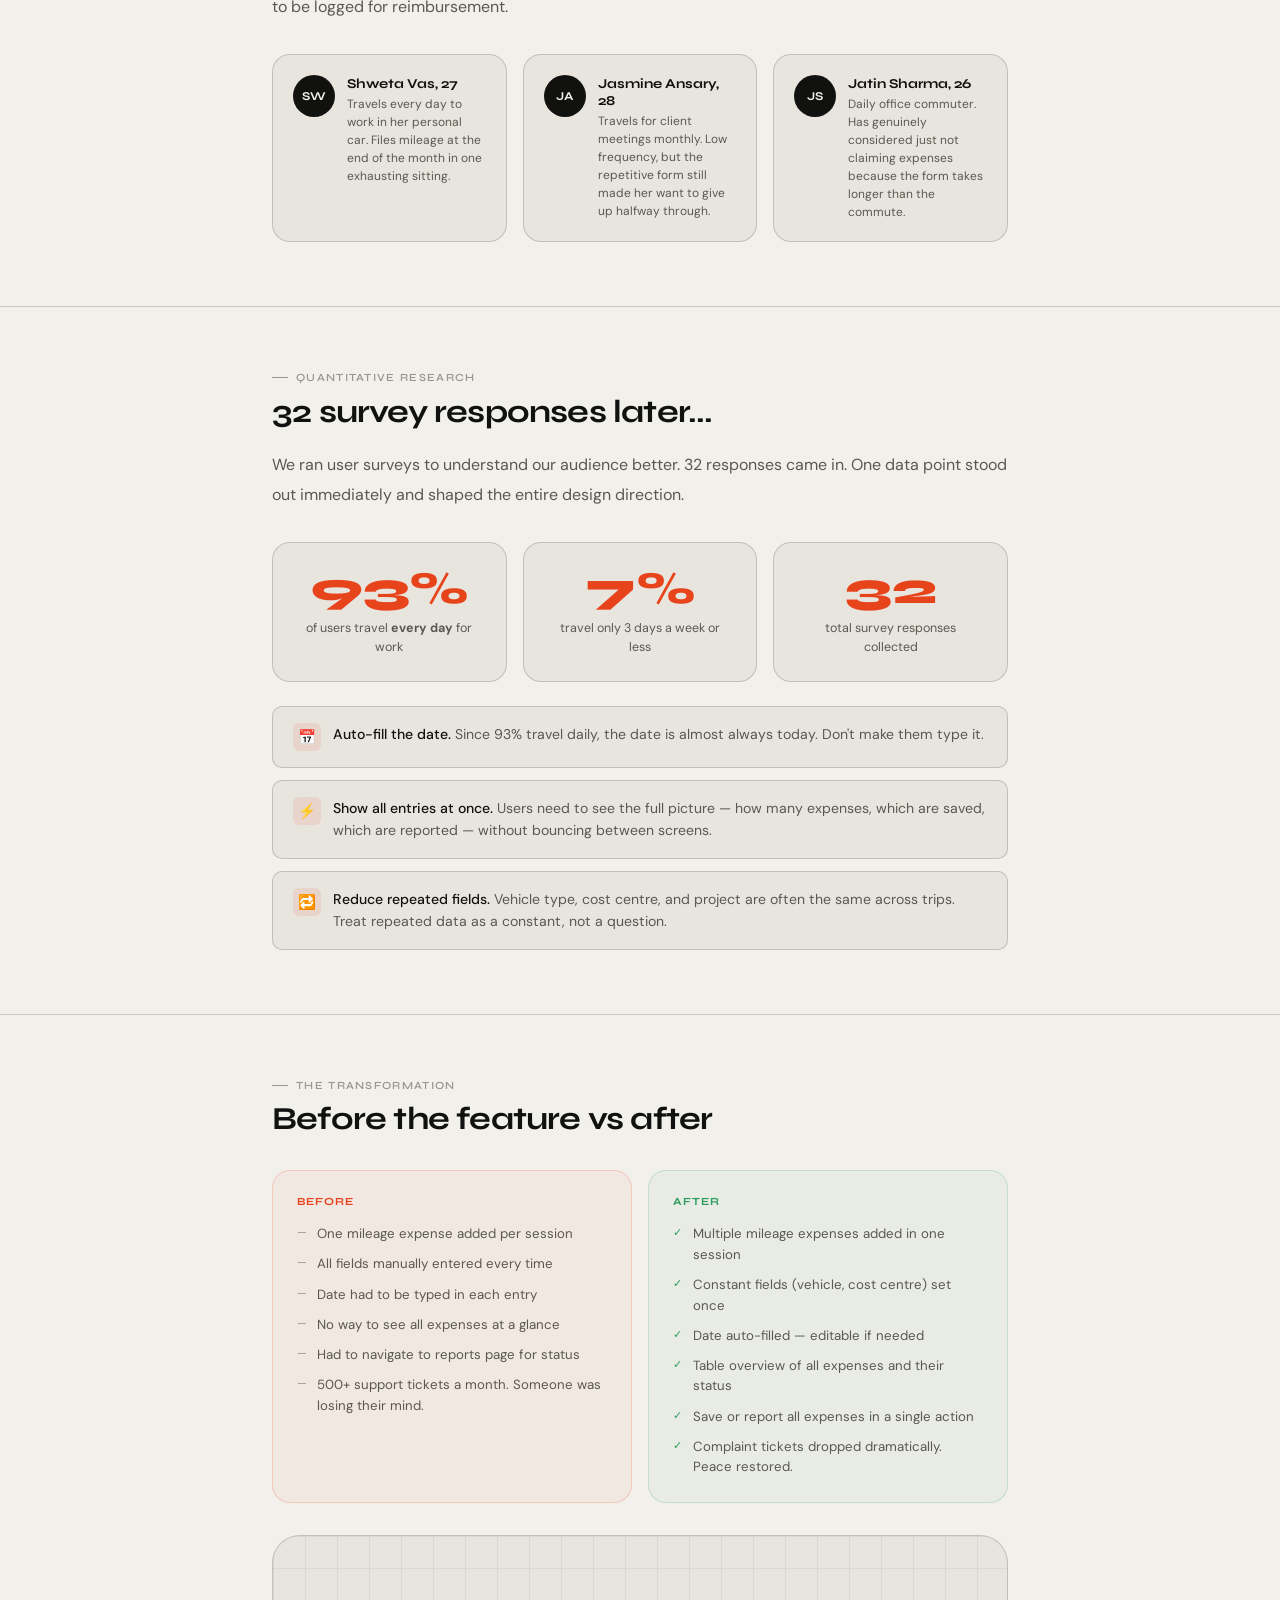
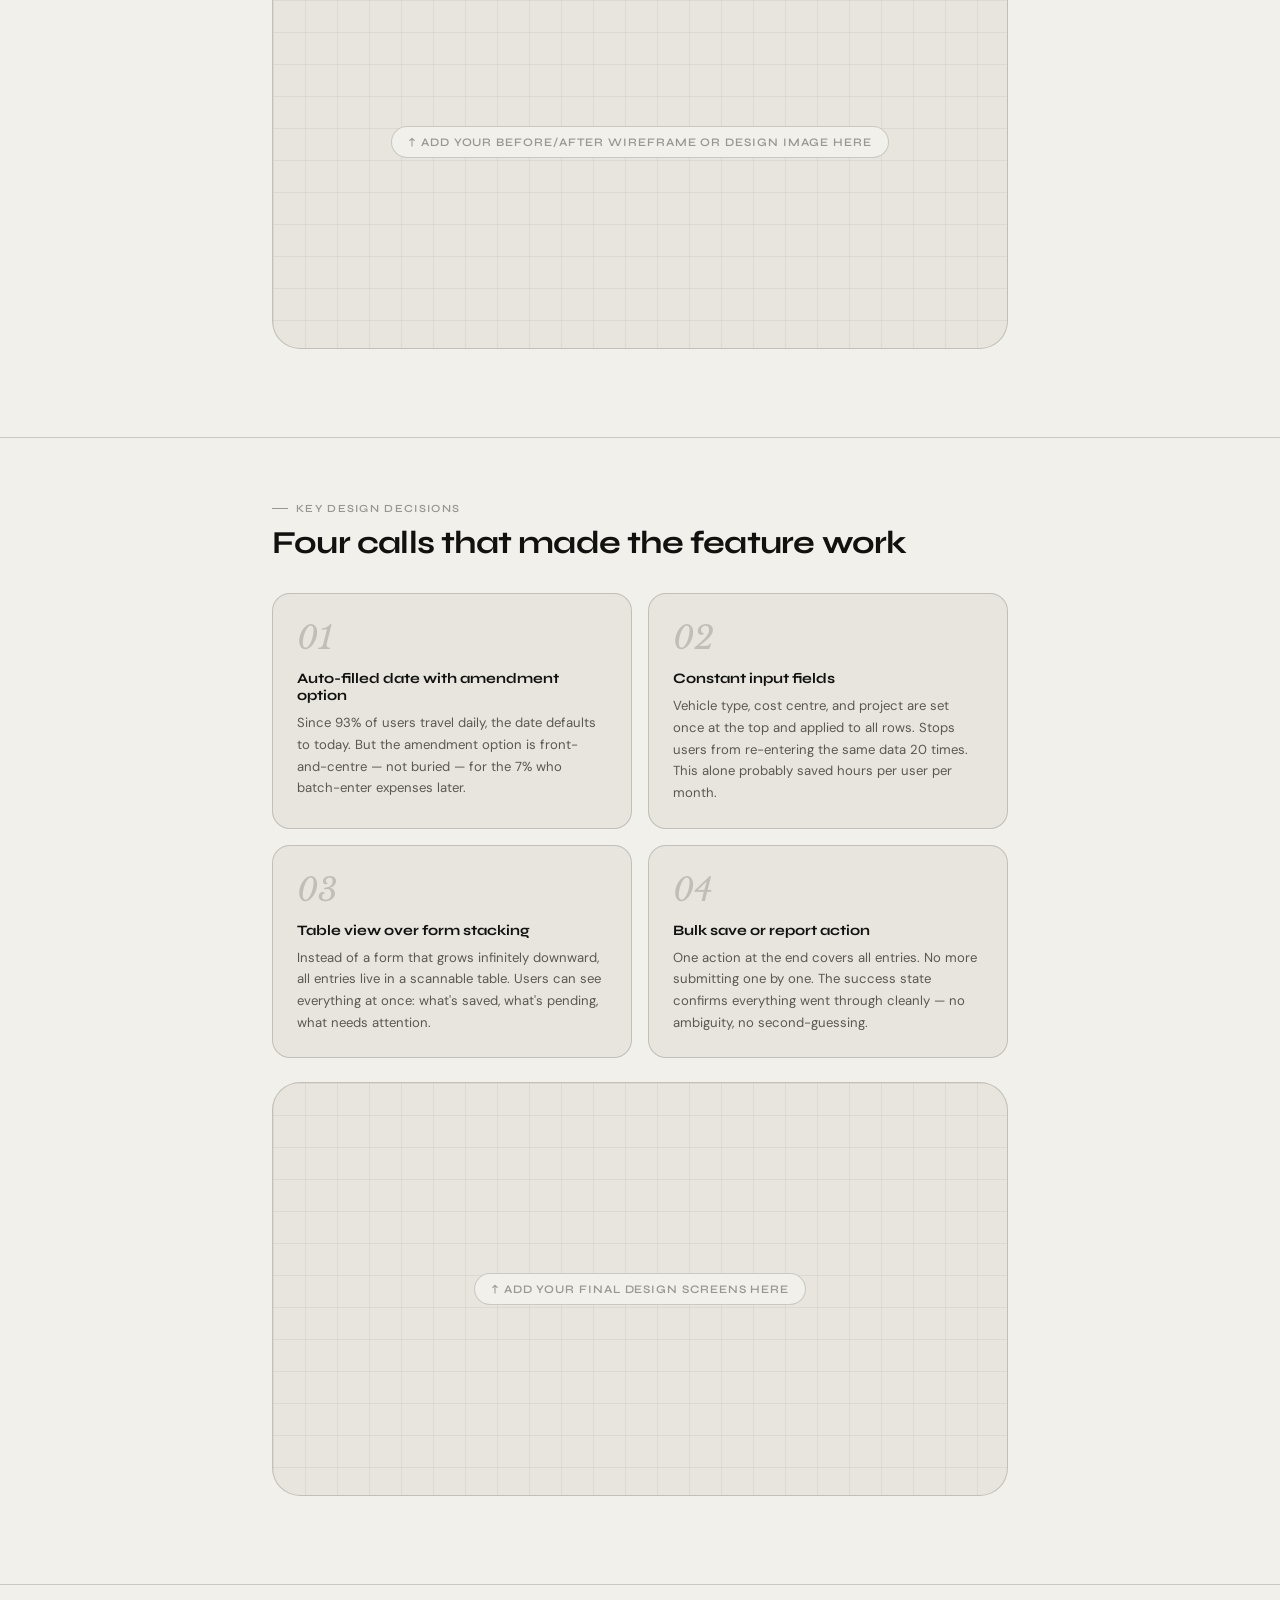
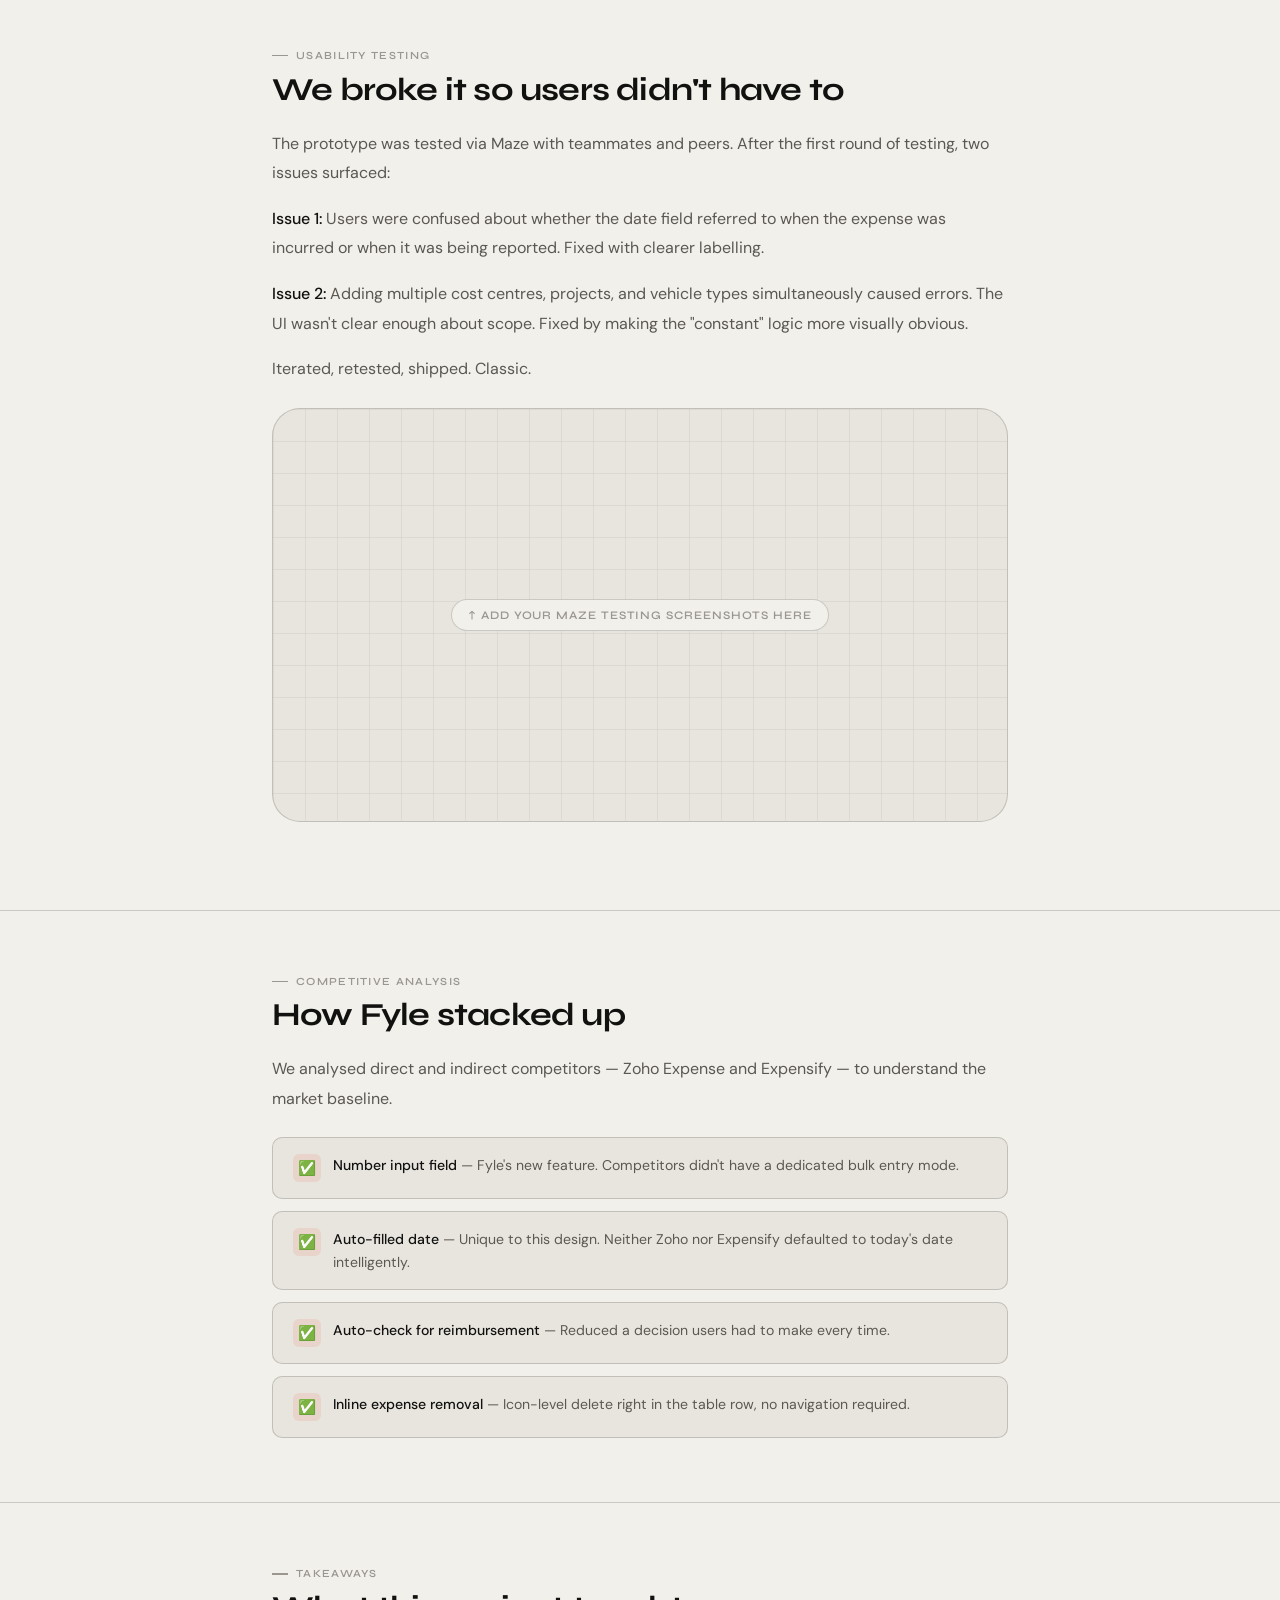
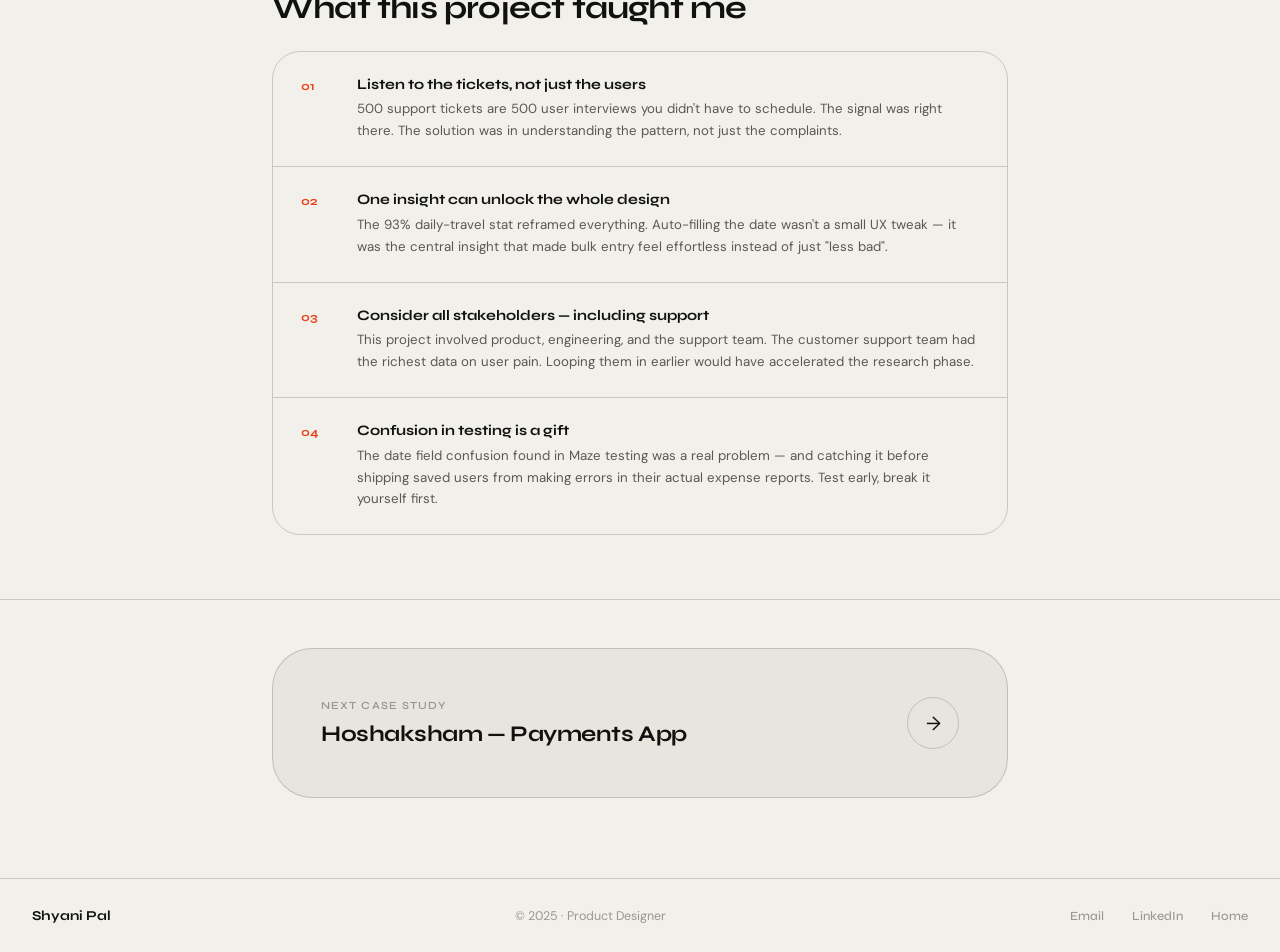
<file: Fyle case study.HTML>
<!DOCTYPE html>
<html lang="en">
<head>
<meta charset="UTF-8">
<meta name="viewport" content="width=device-width, initial-scale=1.0">
<title>Fyle — Bulk Mileage Case Study · Shyani Pal</title>
<link rel="preconnect" href="https://fonts.googleapis.com">
<link href="https://fonts.googleapis.com/css2?family=Syne:wght@400;500;600;700;800&family=Libre+Baskerville:ital,wght@0,400;0,700;1,400&family=DM+Sans:ital,opsz,wght@0,9..40,300;0,9..40,400;0,9..40,500;1,9..40,300&display=swap" rel="stylesheet">
<style>
:root {
  --bg: #f2f0eb;
  --bg-card: #e8e5de;
  --ink: #111110;
  --ink-2: #5a5851;
  --ink-3: #9a9690;
  --accent: #e8441c;
  --accent-2: #3b5bdb;
  --yellow: #f5c842;
  --green: #2a9d5c;
  --line: rgba(17,17,16,0.1);
  --line-strong: rgba(17,17,16,0.18);
  --radius-sm: 10px;
  --radius: 18px;
  --radius-lg: 28px;
  --radius-xl: 40px;
}

*, *::before, *::after { box-sizing: border-box; margin: 0; padding: 0; }
html { scroll-behavior: smooth; font-size: 16px; }

body {
  background: var(--bg);
  color: var(--ink);
  font-family: 'DM Sans', sans-serif;
  overflow-x: hidden;
  cursor: none;
}

.cursor {
  width: 10px; height: 10px;
  background: var(--accent);
  border-radius: 50%;
  position: fixed; top: 0; left: 0;
  pointer-events: none; z-index: 9999;
  transform: translate(-50%, -50%);
  transition: width 0.25s, height 0.25s;
  mix-blend-mode: multiply;
}
.cursor-ring {
  width: 36px; height: 36px;
  border: 1.5px solid var(--ink);
  border-radius: 50%;
  position: fixed; top: 0; left: 0;
  pointer-events: none; z-index: 9998;
  transform: translate(-50%, -50%);
  transition: transform 0.18s cubic-bezier(.25,.8,.25,1), width 0.3s, height 0.3s;
  opacity: 0.5;
}

.grain {
  position: fixed; inset: -50%;
  width: 200%; height: 200%;
  pointer-events: none; z-index: 9000;
  opacity: 0.032;
  background-image: url("data:image/svg+xml,%3Csvg viewBox='0 0 256 256' xmlns='http://www.w3.org/2000/svg'%3E%3Cfilter id='n'%3E%3CfeTurbulence type='fractalNoise' baseFrequency='0.9' numOctaves='4' stitchTiles='stitch'/%3E%3C/filter%3E%3Crect width='100%25' height='100%25' filter='url(%23n)'/%3E%3C/svg%3E");
  animation: grain 0.5s steps(2) infinite;
}
@keyframes grain {
  0%,100%{transform:translate(0,0)} 10%{transform:translate(-2%,-3%)} 30%{transform:translate(3%,1%)} 50%{transform:translate(-1%,4%)} 70%{transform:translate(4%,-2%)} 90%{transform:translate(-3%,2%)}
}

/* NAV */
nav {
  position: fixed; top: 1.25rem; left: 50%; transform: translateX(-50%);
  z-index: 500;
  display: flex; align-items: center; gap: 0.25rem;
  background: rgba(242,240,235,0.9);
  backdrop-filter: blur(16px);
  border: 1px solid var(--line-strong);
  border-radius: 100px;
  padding: 0.35rem 0.35rem;
}
.nav-link {
  font-family: 'Syne', sans-serif;
  font-size: 0.8rem; font-weight: 500;
  color: var(--ink-2);
  text-decoration: none;
  padding: 0.45rem 1rem;
  border-radius: 100px;
  transition: color 0.2s, background 0.2s;
  white-space: nowrap;
}
.nav-link:hover, .nav-link.active { color: var(--ink); }
.nav-link.back {
  background: var(--bg-card);
  color: var(--ink);
  display: flex; align-items: center; gap: 0.4rem;
}
.nav-link.back:hover { background: var(--ink); color: var(--bg); }

/* LAYOUT */
.container { max-width: 800px; margin: 0 auto; padding: 0 2rem; }
.container-wide { max-width: 1100px; margin: 0 auto; padding: 0 2rem; }

/* HERO */
.cs-hero {
  padding: 8rem 0 4rem;
  border-bottom: 1px solid var(--line-strong);
}
.cs-eyebrow {
  font-family: 'Syne', sans-serif;
  font-size: 0.72rem; font-weight: 600;
  letter-spacing: 0.1em; text-transform: uppercase;
  color: var(--accent);
  margin-bottom: 1rem;
  display: flex; align-items: center; gap: 0.5rem;
}
.cs-eyebrow::before {
  content: '';
  width: 24px; height: 2px;
  background: var(--accent);
  display: inline-block;
}
.cs-title {
  font-family: 'Syne', sans-serif;
  font-size: clamp(2.2rem, 5vw, 4rem);
  font-weight: 800;
  line-height: 1.08;
  letter-spacing: -0.03em;
  margin-bottom: 1.5rem;
}
.cs-title em {
  font-style: italic;
  font-family: 'Libre Baskerville', serif;
  font-weight: 400;
  color: var(--ink-3);
}
.cs-subtitle {
  font-size: 1.15rem;
  line-height: 1.75;
  color: var(--ink-2);
  max-width: 60ch;
  margin-bottom: 2.5rem;
}

/* META PILLS */
.cs-meta {
  display: flex; gap: 0.75rem; flex-wrap: wrap;
  margin-bottom: 3rem;
}
.meta-pill {
  display: flex; flex-direction: column;
  background: var(--bg-card);
  border: 1px solid var(--line-strong);
  border-radius: var(--radius);
  padding: 0.85rem 1.25rem;
  min-width: 130px;
}
.meta-pill-label {
  font-family: 'Syne', sans-serif;
  font-size: 0.65rem; font-weight: 600;
  letter-spacing: 0.1em; text-transform: uppercase;
  color: var(--ink-3);
  margin-bottom: 0.3rem;
}
.meta-pill-value {
  font-family: 'Syne', sans-serif;
  font-size: 0.88rem; font-weight: 700;
  color: var(--ink);
}

/* HERO IMAGE */
.cs-hero-img {
  width: 100%;
  aspect-ratio: 16/7;
  background: var(--ink);
  border-radius: var(--radius-xl);
  border: 1px solid var(--line-strong);
  overflow: hidden;
  display: flex; align-items: center; justify-content: center;
  position: relative;
  margin-top: 1rem;
}
.cs-hero-img-inner {
  font-family: 'Syne', sans-serif;
  font-size: 0.75rem; font-weight: 600;
  letter-spacing: 0.1em; text-transform: uppercase;
  color: rgba(255,255,255,0.2);
  display: flex; flex-direction: column; align-items: center; gap: 0.5rem;
}
.cs-hero-img img { width: 100%; height: 100%; object-fit: cover; display: block; }

/* IMPACT BANNER */
.impact-banner {
  background: var(--accent);
  color: white;
  border-radius: var(--radius-lg);
  padding: 2rem 2.5rem;
  display: flex; align-items: center; gap: 2rem;
  margin: 3rem 0;
  flex-wrap: wrap;
}
.impact-stat {
  text-align: center;
  flex: 1; min-width: 120px;
}
.impact-number {
  font-family: 'Syne', sans-serif;
  font-size: 2.5rem; font-weight: 800;
  line-height: 1;
  margin-bottom: 0.35rem;
}
.impact-label {
  font-size: 0.78rem;
  opacity: 0.85;
  line-height: 1.4;
}
.impact-divider {
  width: 1px; height: 60px;
  background: rgba(255,255,255,0.3);
  flex-shrink: 0;
}

/* SECTIONS */
.cs-section {
  padding: 4rem 0;
  border-bottom: 1px solid var(--line-strong);
}
.cs-section:last-of-type { border-bottom: none; }

.section-label {
  font-family: 'Syne', sans-serif;
  font-size: 0.68rem; font-weight: 600;
  letter-spacing: 0.12em; text-transform: uppercase;
  color: var(--ink-3);
  margin-bottom: 0.6rem;
  display: flex; align-items: center; gap: 0.5rem;
}
.section-label::before {
  content: '';
  width: 16px; height: 1.5px;
  background: var(--ink-3);
  display: inline-block;
}
.section-title {
  font-family: 'Syne', sans-serif;
  font-size: clamp(1.5rem, 3vw, 2rem);
  font-weight: 700;
  line-height: 1.15;
  letter-spacing: -0.025em;
  margin-bottom: 1.25rem;
}
.section-body {
  font-size: 1rem;
  line-height: 1.85;
  color: var(--ink-2);
}
.section-body p + p { margin-top: 1rem; }
.section-body strong { color: var(--ink); font-weight: 500; }

/* PROBLEM CARDS */
.problem-grid {
  display: grid;
  grid-template-columns: repeat(2, 1fr);
  gap: 1rem;
  margin-top: 2rem;
}
.problem-card {
  background: var(--bg-card);
  border: 1px solid var(--line-strong);
  border-radius: var(--radius);
  padding: 1.5rem;
  position: relative;
  overflow: hidden;
}
.problem-card::before {
  content: '';
  position: absolute; top: 0; left: 0; right: 0;
  height: 3px;
  background: var(--accent);
  opacity: 0.4;
}
.problem-emoji { font-size: 1.5rem; margin-bottom: 0.75rem; display: block; }
.problem-title {
  font-family: 'Syne', sans-serif;
  font-size: 0.9rem; font-weight: 700;
  margin-bottom: 0.5rem;
}
.problem-desc {
  font-size: 0.82rem;
  color: var(--ink-2);
  line-height: 1.65;
}

/* USER PERSONAS */
.persona-row {
  display: flex; gap: 1rem;
  margin-top: 2rem;
  flex-wrap: wrap;
}
.persona-card {
  flex: 1; min-width: 180px;
  background: var(--bg-card);
  border: 1px solid var(--line-strong);
  border-radius: var(--radius);
  padding: 1.25rem;
  display: flex; align-items: flex-start; gap: 0.75rem;
}
.persona-avatar {
  width: 42px; height: 42px; flex-shrink: 0;
  background: var(--ink);
  border-radius: 50%;
  display: flex; align-items: center; justify-content: center;
  font-family: 'Syne', sans-serif;
  font-size: 0.75rem; font-weight: 700;
  color: var(--bg);
}
.persona-name {
  font-family: 'Syne', sans-serif;
  font-size: 0.85rem; font-weight: 700;
  margin-bottom: 0.2rem;
}
.persona-desc { font-size: 0.75rem; color: var(--ink-2); line-height: 1.5; }

/* RESEARCH STATS */
.stat-row {
  display: flex; gap: 1rem;
  margin-top: 2rem;
  flex-wrap: wrap;
}
.stat-block {
  flex: 1; min-width: 140px;
  background: var(--bg-card);
  border: 1px solid var(--line-strong);
  border-radius: var(--radius);
  padding: 1.5rem;
  text-align: center;
}
.stat-number {
  font-family: 'Syne', sans-serif;
  font-size: 2.8rem; font-weight: 800;
  line-height: 1;
  color: var(--accent);
  margin-bottom: 0.5rem;
}
.stat-label {
  font-size: 0.78rem;
  color: var(--ink-2);
  line-height: 1.5;
}

/* KEY INSIGHTS */
.insights-list {
  margin-top: 1.5rem;
  display: flex; flex-direction: column; gap: 0.75rem;
}
.insight-item {
  display: flex; gap: 0.75rem; align-items: flex-start;
  background: var(--bg-card);
  border: 1px solid var(--line-strong);
  border-radius: var(--radius-sm);
  padding: 1rem 1.25rem;
  transition: border-color 0.2s;
}
.insight-item:hover { border-color: var(--accent); }
.insight-icon {
  width: 28px; height: 28px; flex-shrink: 0;
  background: rgba(232,68,28,0.1);
  border-radius: 6px;
  display: flex; align-items: center; justify-content: center;
  font-size: 0.9rem;
}
.insight-text {
  font-size: 0.88rem;
  color: var(--ink-2);
  line-height: 1.6;
}
.insight-text strong { color: var(--ink); font-weight: 500; }

/* BEFORE/AFTER */
.before-after {
  display: grid;
  grid-template-columns: 1fr 1fr;
  gap: 1rem;
  margin-top: 2rem;
}
.ba-card {
  border-radius: var(--radius);
  padding: 1.5rem;
  border: 1px solid var(--line-strong);
}
.ba-card.before { background: rgba(232,68,28,0.04); border-color: rgba(232,68,28,0.2); }
.ba-card.after { background: rgba(42,157,92,0.04); border-color: rgba(42,157,92,0.2); }
.ba-label {
  font-family: 'Syne', sans-serif;
  font-size: 0.68rem; font-weight: 700;
  letter-spacing: 0.1em; text-transform: uppercase;
  margin-bottom: 1rem;
}
.ba-card.before .ba-label { color: var(--accent); }
.ba-card.after .ba-label { color: var(--green); }
.ba-list { list-style: none; display: flex; flex-direction: column; gap: 0.6rem; }
.ba-list li {
  font-size: 0.83rem;
  color: var(--ink-2);
  line-height: 1.55;
  padding-left: 1.25rem;
  position: relative;
}
.ba-list li::before {
  content: '—';
  position: absolute; left: 0;
  color: var(--ink-3);
  font-size: 0.7rem;
}
.ba-card.after .ba-list li::before { content: '✓'; color: var(--green); }

/* DESIGN DECISIONS */
.decisions-grid {
  display: grid;
  grid-template-columns: repeat(2, 1fr);
  gap: 1rem;
  margin-top: 2rem;
}
.decision-card {
  background: var(--bg-card);
  border: 1px solid var(--line-strong);
  border-radius: var(--radius);
  padding: 1.5rem;
  transition: transform 0.2s, box-shadow 0.2s;
}
.decision-card:hover { transform: translateY(-3px); box-shadow: 0 12px 32px rgba(0,0,0,0.07); }
.decision-num {
  font-family: 'Libre Baskerville', serif;
  font-size: 2rem; font-style: italic;
  color: var(--line-strong);
  margin-bottom: 0.75rem;
  transition: color 0.2s;
}
.decision-card:hover .decision-num { color: var(--accent); }
.decision-title {
  font-family: 'Syne', sans-serif;
  font-size: 0.9rem; font-weight: 700;
  margin-bottom: 0.5rem;
}
.decision-desc { font-size: 0.82rem; color: var(--ink-2); line-height: 1.65; }

/* QUOTE */
.cs-quote {
  background: var(--ink);
  color: var(--bg);
  border-radius: var(--radius-xl);
  padding: 3rem;
  margin: 2rem 0;
  position: relative;
  overflow: hidden;
}
.cs-quote::before {
  content: '"';
  position: absolute; top: -1rem; left: 2rem;
  font-family: 'Libre Baskerville', serif;
  font-size: 10rem;
  color: rgba(255,255,255,0.06);
  line-height: 1;
  pointer-events: none;
}
.cs-quote-text {
  font-family: 'Libre Baskerville', serif;
  font-size: clamp(1.2rem, 2.5vw, 1.6rem);
  font-style: italic;
  line-height: 1.55;
  margin-bottom: 1.25rem;
  position: relative;
}
.cs-quote-attr {
  font-size: 0.78rem;
  color: rgba(242,240,235,0.5);
  font-family: 'Syne', sans-serif;
  font-weight: 500;
  letter-spacing: 0.05em;
}

/* LEARNINGS */
.learnings-list {
  display: flex; flex-direction: column; gap: 0; margin-top: 1.5rem;
  border: 1px solid var(--line-strong);
  border-radius: var(--radius-lg);
  overflow: hidden;
}
.learning-item {
  display: flex; gap: 1.5rem; align-items: flex-start;
  padding: 1.5rem 1.75rem;
  border-bottom: 1px solid var(--line-strong);
  transition: background 0.2s;
}
.learning-item:last-child { border-bottom: none; }
.learning-item:hover { background: var(--bg-card); }
.learning-num {
  font-family: 'Syne', sans-serif;
  font-size: 0.75rem; font-weight: 700;
  color: var(--accent);
  padding-top: 0.2rem;
  flex-shrink: 0;
  min-width: 32px;
}
.learning-title {
  font-family: 'Syne', sans-serif;
  font-size: 0.9rem; font-weight: 700;
  margin-bottom: 0.35rem;
}
.learning-desc { font-size: 0.83rem; color: var(--ink-2); line-height: 1.65; }

/* NEXT PROJECT */
.next-project {
  background: var(--bg-card);
  border: 1px solid var(--line-strong);
  border-radius: var(--radius-xl);
  padding: 3rem;
  display: flex; align-items: center; justify-content: space-between;
  gap: 2rem;
  flex-wrap: wrap;
  margin: 3rem 0 5rem;
  transition: background 0.2s, box-shadow 0.3s;
  text-decoration: none;
  color: inherit;
  display: flex;
}
.next-project:hover { background: var(--ink); box-shadow: 0 20px 48px rgba(0,0,0,0.1); }
.next-project:hover .next-title { color: var(--bg); }
.next-project:hover .next-label { color: rgba(242,240,235,0.5); }
.next-project:hover .next-arrow { background: var(--accent); color: white; }
.next-label {
  font-family: 'Syne', sans-serif;
  font-size: 0.68rem; font-weight: 600;
  letter-spacing: 0.1em; text-transform: uppercase;
  color: var(--ink-3);
  margin-bottom: 0.5rem;
  transition: color 0.2s;
}
.next-title {
  font-family: 'Syne', sans-serif;
  font-size: 1.4rem; font-weight: 700;
  letter-spacing: -0.02em;
  transition: color 0.2s;
}
.next-arrow {
  width: 52px; height: 52px; flex-shrink: 0;
  border: 1.5px solid var(--line-strong);
  border-radius: 50%;
  display: flex; align-items: center; justify-content: center;
  font-size: 1.2rem;
  transition: background 0.2s, color 0.2s;
}

/* IMAGE PLACEHOLDER */
.img-placeholder {
  width: 100%;
  background: var(--bg-card);
  border: 1px solid var(--line-strong);
  border-radius: var(--radius-lg);
  display: flex; align-items: center; justify-content: center;
  font-family: 'Syne', sans-serif;
  font-size: 0.72rem; font-weight: 600;
  letter-spacing: 0.08em; text-transform: uppercase;
  color: var(--ink-3);
  position: relative;
  overflow: hidden;
  margin: 1.5rem 0;
}
.img-placeholder::before {
  content: '';
  position: absolute; inset: 0;
  background-image: linear-gradient(var(--line) 1px, transparent 1px), linear-gradient(90deg, var(--line) 1px, transparent 1px);
  background-size: 32px 32px;
  opacity: 0.5;
}
.img-placeholder span {
  position: relative; z-index: 1;
  background: var(--bg);
  padding: 0.5rem 1rem;
  border-radius: 100px;
  border: 1px solid var(--line-strong);
}
.img-placeholder.tall { aspect-ratio: 16/9; }
.img-placeholder.short { aspect-ratio: 21/7; }

/* REVEAL */
.reveal {
  opacity: 0;
  transform: translateY(20px);
  transition: opacity 0.6s ease, transform 0.6s ease;
}
.reveal.in { opacity: 1; transform: none; }

/* FOOTER */
footer {
  border-top: 1px solid var(--line-strong);
  padding: 1.75rem 2rem;
  display: flex; align-items: center; justify-content: space-between;
  font-size: 0.78rem; color: var(--ink-3);
  flex-wrap: wrap; gap: 1rem;
}
.footer-name {
  font-family: 'Syne', sans-serif;
  font-weight: 700; font-size: 0.85rem;
  color: var(--ink);
}
.footer-links { display: flex; gap: 1.75rem; }
.footer-links a {
  color: var(--ink-3); text-decoration: none;
  font-family: 'Syne', sans-serif; font-size: 0.78rem; font-weight: 500;
  transition: color 0.2s;
}
.footer-links a:hover { color: var(--ink); }

@media (max-width: 640px) {
  .problem-grid, .before-after, .decisions-grid { grid-template-columns: 1fr; }
  .impact-divider { display: none; }
  .impact-banner { flex-direction: column; gap: 1.5rem; }
  .cs-meta { gap: 0.5rem; }
  .meta-pill { min-width: 100px; }
  .container, .container-wide { padding: 0 1.25rem; }
}
</style>
</head>
<body>

<div class="grain" aria-hidden="true"></div>
<div class="cursor" id="cursor"></div>
<div class="cursor-ring" id="cursorRing"></div>

<nav>
  <a href="index.html" class="nav-link back">← Back</a>
  <a href="index.html#work" class="nav-link">All Work</a>
  <a href="hoshaksham-case-study.html" class="nav-link">Next Case →</a>
</nav>

<!-- HERO -->
<div class="cs-hero">
  <div class="container">
    <div class="cs-eyebrow reveal">Fintech · Expense Management · Case Study</div>
    <h1 class="cs-title reveal" style="transition-delay:.05s">
      Fyle — Bulk Mileage<br><em>Expense Report</em>
    </h1>
    <p class="cs-subtitle reveal" style="transition-delay:.1s">
      500+ users were filing mileage expenses one painful entry at a time. Some were crying. Some had switched to spreadsheets. I fixed it in 6 weeks. Here's how.
    </p>
    <div class="cs-meta reveal" style="transition-delay:.15s">
      <div class="meta-pill">
        <span class="meta-pill-label">Timeline</span>
        <span class="meta-pill-value">March–April 2020</span>
      </div>
      <div class="meta-pill">
        <span class="meta-pill-label">Duration</span>
        <span class="meta-pill-value">1 Month</span>
      </div>
      <div class="meta-pill">
        <span class="meta-pill-label">My Role</span>
        <span class="meta-pill-value">End-to-End Designer</span>
      </div>
      <div class="meta-pill">
        <span class="meta-pill-label">Platform</span>
        <span class="meta-pill-value">Web App</span>
      </div>
      <div class="meta-pill">
        <span class="meta-pill-label">Team</span>
        <span class="meta-pill-value">1 Designer · 4+ Eng</span>
      </div>
    </div>
    <div class="cs-hero-img reveal" style="transition-delay:.2s">
      <div class="cs-hero-img-inner">
        <span>↑ Add your hero image here</span>
        <span style="font-size:0.6rem; opacity:0.5">(framerusercontent.com/images/1DBFcF5UBL8XBWRhgW5B1dmr8.png)</span>
      </div>
    </div>
  </div>
</div>

<!-- IMPACT BANNER -->
<div class="container">
  <div class="impact-banner reveal">
    <div class="impact-stat">
      <div class="impact-number">500+</div>
      <div class="impact-label">complaint tickets resolved in one month</div>
    </div>
    <div class="impact-divider"></div>
    <div class="impact-stat">
      <div class="impact-number">6 wks</div>
      <div class="impact-label">research to shipped feature</div>
    </div>
    <div class="impact-divider"></div>
    <div class="impact-stat">
      <div class="impact-number">93%</div>
      <div class="impact-label">of users travel daily — the insight that changed everything</div>
    </div>
    <div class="impact-divider"></div>
    <div class="impact-stat">
      <div class="impact-number">32</div>
      <div class="impact-label">survey responses that validated the direction</div>
    </div>
  </div>
</div>

<!-- OVERVIEW -->
<div class="cs-section">
  <div class="container">
    <div class="section-label reveal">The Setup</div>
    <h2 class="section-title reveal">What even is Fyle?</h2>
    <div class="section-body reveal">
      <p>Fyle is a B2B expense management app used by companies whose employees travel regularly for work. Think client visits, daily commutes, site visits. The app lets employees log expenses and get reimbursed without drowning in paperwork.</p>
      <p>The mileage feature let users add a route and get reimbursed for the distance traveled. Sounds simple. It wasn't. Every single mileage entry required the user to go through the full form — date, vehicle, cost centre, project, route — <strong>one trip at a time.</strong></p>
      <p>For someone commuting every day? That's filling out the same form 20+ times a month. No wonder the support inbox was on fire.</p>
    </div>
  </div>
</div>

<!-- PROBLEM -->
<div class="cs-section">
  <div class="container">
    <div class="section-label reveal">The Problem</div>
    <h2 class="section-title reveal">The old flow was a patience-testing endurance sport</h2>
    <div class="section-body reveal">
      <p>Users had to add each mileage expense individually. Which sounds fine until you realise these are people who commute every single working day.</p>
    </div>
    <div class="problem-grid reveal">
      <div class="problem-card">
        <span class="problem-emoji">😨</span>
        <div class="problem-title">One expense at a time</div>
        <div class="problem-desc">Every single trip required opening the form, filling all fields, submitting, then starting again for the next one. For a daily commuter, this meant repeating the process ~20 times a month.</div>
      </div>
      <div class="problem-card">
        <span class="problem-emoji">🧐</span>
        <div class="problem-title">Repetitive data entry</div>
        <div class="problem-desc">Each entry needed: Date, Vehicle Type, Cost Center, Project, and Route. The same fields. Every. Single. Time. Users were basically punished for traveling consistently.</div>
      </div>
      <div class="problem-card">
        <span class="problem-emoji">🥱</span>
        <div class="problem-title">No memory of what's been done</div>
        <div class="problem-desc">Users had to mentally track how many expenses they'd added and how many were left. There was no overview, no count — just a screen of input fields with no sense of progress.</div>
      </div>
      <div class="problem-card">
        <span class="problem-emoji">🫠</span>
        <div class="problem-title">No visibility into status</div>
        <div class="problem-desc">To see which expenses were saved vs reported, users had to navigate all the way back to the reports page. No glanceable summary. No peace of mind.</div>
      </div>
    </div>

    <div class="cs-quote reveal" style="margin-top: 2.5rem;">
      <div class="cs-quote-text">"The user had to add one expense at a time, remember how many they'd added, and had no overview — just a screen of multiple input fields."</div>
      <div class="cs-quote-attr">— Shyani's problem summary, based on 500+ support tickets</div>
    </div>
  </div>
</div>

<!-- USERS -->
<div class="cs-section">
  <div class="container">
    <div class="section-label reveal">Our Audience</div>
    <h2 class="section-title reveal">The people stuck in this loop</h2>
    <div class="section-body reveal">
      <p>The primary users are employees who travel regularly for work — commuting to the office, visiting clients, attending meetings. They're frequently on the move and incur mileage expenses that need to be logged for reimbursement.</p>
    </div>
    <div class="persona-row reveal">
      <div class="persona-card">
        <div class="persona-avatar">SW</div>
        <div>
          <div class="persona-name">Shweta Vas, 27</div>
          <div class="persona-desc">Travels every day to work in her personal car. Files mileage at the end of the month in one exhausting sitting.</div>
        </div>
      </div>
      <div class="persona-card">
        <div class="persona-avatar">JA</div>
        <div>
          <div class="persona-name">Jasmine Ansary, 28</div>
          <div class="persona-desc">Travels for client meetings monthly. Low frequency, but the repetitive form still made her want to give up halfway through.</div>
        </div>
      </div>
      <div class="persona-card">
        <div class="persona-avatar">JS</div>
        <div>
          <div class="persona-name">Jatin Sharma, 26</div>
          <div class="persona-desc">Daily office commuter. Has genuinely considered just not claiming expenses because the form takes longer than the commute.</div>
        </div>
      </div>
    </div>
  </div>
</div>

<!-- RESEARCH -->
<div class="cs-section">
  <div class="container">
    <div class="section-label reveal">Quantitative Research</div>
    <h2 class="section-title reveal">32 survey responses later...</h2>
    <div class="section-body reveal">
      <p>We ran user surveys to understand our audience better. 32 responses came in. One data point stood out immediately and shaped the entire design direction.</p>
    </div>
    <div class="stat-row reveal">
      <div class="stat-block">
        <div class="stat-number">93%</div>
        <div class="stat-label">of users travel <strong>every day</strong> for work</div>
      </div>
      <div class="stat-block">
        <div class="stat-number">7%</div>
        <div class="stat-label">travel only 3 days a week or less</div>
      </div>
      <div class="stat-block">
        <div class="stat-number">32</div>
        <div class="stat-label">total survey responses collected</div>
      </div>
    </div>
    <div class="insights-list reveal">
      <div class="insight-item">
        <div class="insight-icon">📅</div>
        <div class="insight-text"><strong>Auto-fill the date.</strong> Since 93% travel daily, the date is almost always today. Don't make them type it.</div>
      </div>
      <div class="insight-item">
        <div class="insight-icon">⚡</div>
        <div class="insight-text"><strong>Show all entries at once.</strong> Users need to see the full picture — how many expenses, which are saved, which are reported — without bouncing between screens.</div>
      </div>
      <div class="insight-item">
        <div class="insight-icon">🔁</div>
        <div class="insight-text"><strong>Reduce repeated fields.</strong> Vehicle type, cost centre, and project are often the same across trips. Treat repeated data as a constant, not a question.</div>
      </div>
    </div>
  </div>
</div>

<!-- BEFORE/AFTER -->
<div class="cs-section">
  <div class="container">
    <div class="section-label reveal">The Transformation</div>
    <h2 class="section-title reveal">Before the feature vs after</h2>
    <div class="before-after reveal">
      <div class="ba-card before">
        <div class="ba-label">Before</div>
        <ul class="ba-list">
          <li>One mileage expense added per session</li>
          <li>All fields manually entered every time</li>
          <li>Date had to be typed in each entry</li>
          <li>No way to see all expenses at a glance</li>
          <li>Had to navigate to reports page for status</li>
          <li>500+ support tickets a month. Someone was losing their mind.</li>
        </ul>
      </div>
      <div class="ba-card after">
        <div class="ba-label">After</div>
        <ul class="ba-list">
          <li>Multiple mileage expenses added in one session</li>
          <li>Constant fields (vehicle, cost centre) set once</li>
          <li>Date auto-filled — editable if needed</li>
          <li>Table overview of all expenses and their status</li>
          <li>Save or report all expenses in a single action</li>
          <li>Complaint tickets dropped dramatically. Peace restored.</li>
        </ul>
      </div>
    </div>

    <div class="img-placeholder tall reveal" style="margin-top: 2rem;">
      <span>↑ Add your before/after wireframe or design image here</span>
    </div>
  </div>
</div>

<!-- DESIGN DECISIONS -->
<div class="cs-section">
  <div class="container">
    <div class="section-label reveal">Key Design Decisions</div>
    <h2 class="section-title reveal">Four calls that made the feature work</h2>
    <div class="decisions-grid reveal">
      <div class="decision-card">
        <div class="decision-num">01</div>
        <div class="decision-title">Auto-filled date with amendment option</div>
        <div class="decision-desc">Since 93% of users travel daily, the date defaults to today. But the amendment option is front-and-centre — not buried — for the 7% who batch-enter expenses later.</div>
      </div>
      <div class="decision-card">
        <div class="decision-num">02</div>
        <div class="decision-title">Constant input fields</div>
        <div class="decision-desc">Vehicle type, cost centre, and project are set once at the top and applied to all rows. Stops users from re-entering the same data 20 times. This alone probably saved hours per user per month.</div>
      </div>
      <div class="decision-card">
        <div class="decision-num">03</div>
        <div class="decision-title">Table view over form stacking</div>
        <div class="decision-desc">Instead of a form that grows infinitely downward, all entries live in a scannable table. Users can see everything at once: what's saved, what's pending, what needs attention.</div>
      </div>
      <div class="decision-card">
        <div class="decision-num">04</div>
        <div class="decision-title">Bulk save or report action</div>
        <div class="decision-desc">One action at the end covers all entries. No more submitting one by one. The success state confirms everything went through cleanly — no ambiguity, no second-guessing.</div>
      </div>
    </div>
    <div class="img-placeholder tall reveal">
      <span>↑ Add your final design screens here</span>
    </div>
  </div>
</div>

<!-- TESTING -->
<div class="cs-section">
  <div class="container">
    <div class="section-label reveal">Usability Testing</div>
    <h2 class="section-title reveal">We broke it so users didn't have to</h2>
    <div class="section-body reveal">
      <p>The prototype was tested via Maze with teammates and peers. After the first round of testing, two issues surfaced:</p>
      <p><strong>Issue 1:</strong> Users were confused about whether the date field referred to when the expense was incurred or when it was being reported. Fixed with clearer labelling.</p>
      <p><strong>Issue 2:</strong> Adding multiple cost centres, projects, and vehicle types simultaneously caused errors. The UI wasn't clear enough about scope. Fixed by making the "constant" logic more visually obvious.</p>
      <p>Iterated, retested, shipped. Classic.</p>
    </div>
    <div class="img-placeholder tall reveal">
      <span>↑ Add your Maze testing screenshots here</span>
    </div>
  </div>
</div>

<!-- COMPETITIVE ANALYSIS -->
<div class="cs-section">
  <div class="container">
    <div class="section-label reveal">Competitive Analysis</div>
    <h2 class="section-title reveal">How Fyle stacked up</h2>
    <div class="section-body reveal">
      <p>We analysed direct and indirect competitors — Zoho Expense and Expensify — to understand the market baseline.</p>
    </div>
    <div class="insights-list reveal">
      <div class="insight-item">
        <div class="insight-icon">✅</div>
        <div class="insight-text"><strong>Number input field</strong> — Fyle's new feature. Competitors didn't have a dedicated bulk entry mode.</div>
      </div>
      <div class="insight-item">
        <div class="insight-icon">✅</div>
        <div class="insight-text"><strong>Auto-filled date</strong> — Unique to this design. Neither Zoho nor Expensify defaulted to today's date intelligently.</div>
      </div>
      <div class="insight-item">
        <div class="insight-icon">✅</div>
        <div class="insight-text"><strong>Auto-check for reimbursement</strong> — Reduced a decision users had to make every time.</div>
      </div>
      <div class="insight-item">
        <div class="insight-icon">✅</div>
        <div class="insight-text"><strong>Inline expense removal</strong> — Icon-level delete right in the table row, no navigation required.</div>
      </div>
    </div>
  </div>
</div>

<!-- TAKEAWAYS -->
<div class="cs-section">
  <div class="container">
    <div class="section-label reveal">Takeaways</div>
    <h2 class="section-title reveal">What this project taught me</h2>
    <div class="learnings-list reveal">
      <div class="learning-item">
        <div class="learning-num">01</div>
        <div>
          <div class="learning-title">Listen to the tickets, not just the users</div>
          <div class="learning-desc">500 support tickets are 500 user interviews you didn't have to schedule. The signal was right there. The solution was in understanding the pattern, not just the complaints.</div>
        </div>
      </div>
      <div class="learning-item">
        <div class="learning-num">02</div>
        <div>
          <div class="learning-title">One insight can unlock the whole design</div>
          <div class="learning-desc">The 93% daily-travel stat reframed everything. Auto-filling the date wasn't a small UX tweak — it was the central insight that made bulk entry feel effortless instead of just "less bad".</div>
        </div>
      </div>
      <div class="learning-item">
        <div class="learning-num">03</div>
        <div>
          <div class="learning-title">Consider all stakeholders — including support</div>
          <div class="learning-desc">This project involved product, engineering, and the support team. The customer support team had the richest data on user pain. Looping them in earlier would have accelerated the research phase.</div>
        </div>
      </div>
      <div class="learning-item">
        <div class="learning-num">04</div>
        <div>
          <div class="learning-title">Confusion in testing is a gift</div>
          <div class="learning-desc">The date field confusion found in Maze testing was a real problem — and catching it before shipping saved users from making errors in their actual expense reports. Test early, break it yourself first.</div>
        </div>
      </div>
    </div>
  </div>
</div>

<!-- NEXT PROJECT -->
<div class="container">
  <a href="hoshaksham-case-study.html" class="next-project reveal">
    <div>
      <div class="next-label">Next Case Study</div>
      <div class="next-title">Hoshaksham — Payments App</div>
    </div>
    <div class="next-arrow">→</div>
  </a>
</div>

<footer>
  <span class="footer-name">Shyani Pal</span>
  <span>© 2025 · Product Designer</span>
  <div class="footer-links">
    <a href="mailto:shyanipal06@gmail.com">Email</a>
    <a href="#">LinkedIn</a>
    <a href="index.html">Home</a>
  </div>
</footer>

<script>
const cursor = document.getElementById('cursor');
const ring = document.getElementById('cursorRing');
let mx = 0, my = 0, rx = 0, ry = 0;
document.addEventListener('mousemove', e => {
  mx = e.clientX; my = e.clientY;
  cursor.style.left = mx + 'px'; cursor.style.top = my + 'px';
});
function animateRing() {
  rx += (mx - rx) * 0.12; ry += (my - ry) * 0.12;
  ring.style.left = rx + 'px'; ring.style.top = ry + 'px';
  requestAnimationFrame(animateRing);
}
animateRing();

const reveals = document.querySelectorAll('.reveal');
const io = new IntersectionObserver(entries => {
  entries.forEach(e => { if (e.isIntersecting) { e.target.classList.add('in'); io.unobserve(e.target); } });
}, { threshold: 0.06 });
reveals.forEach(el => io.observe(el));
</script>
</body>
</html>
</file>
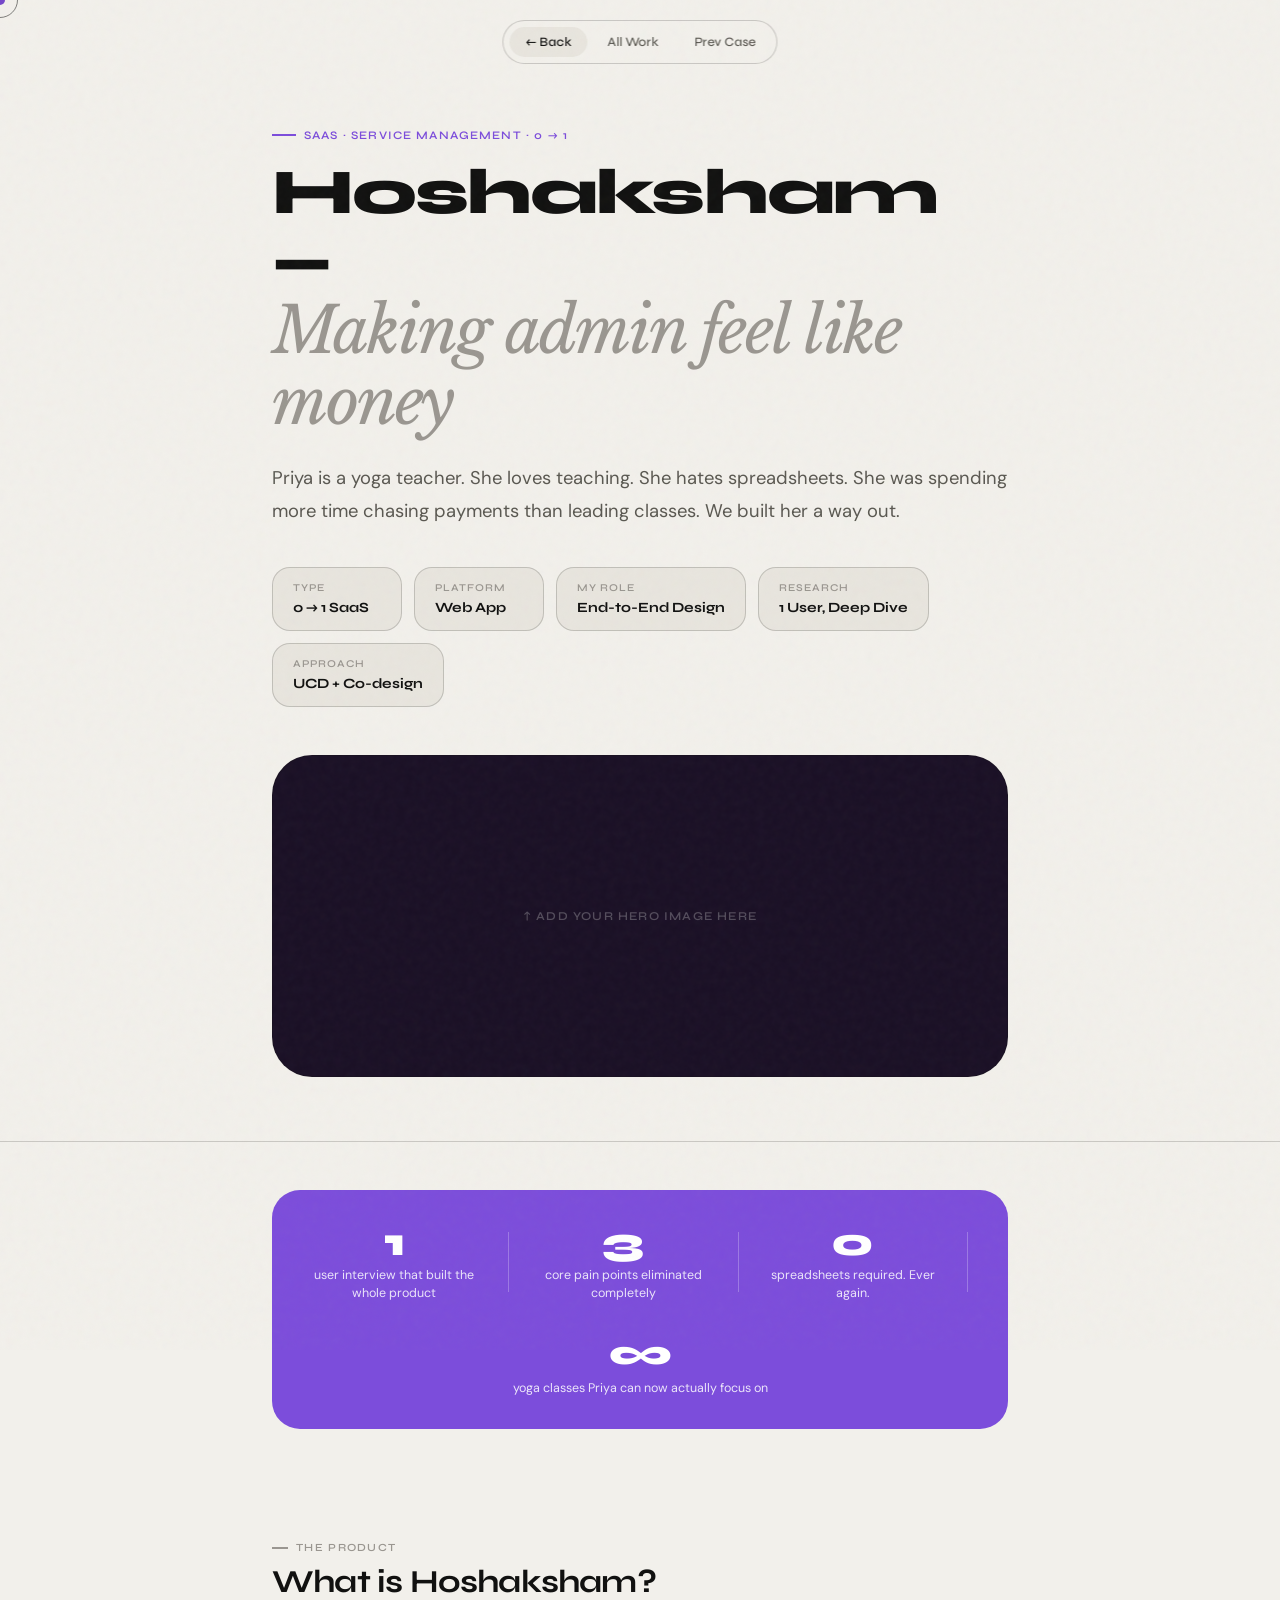
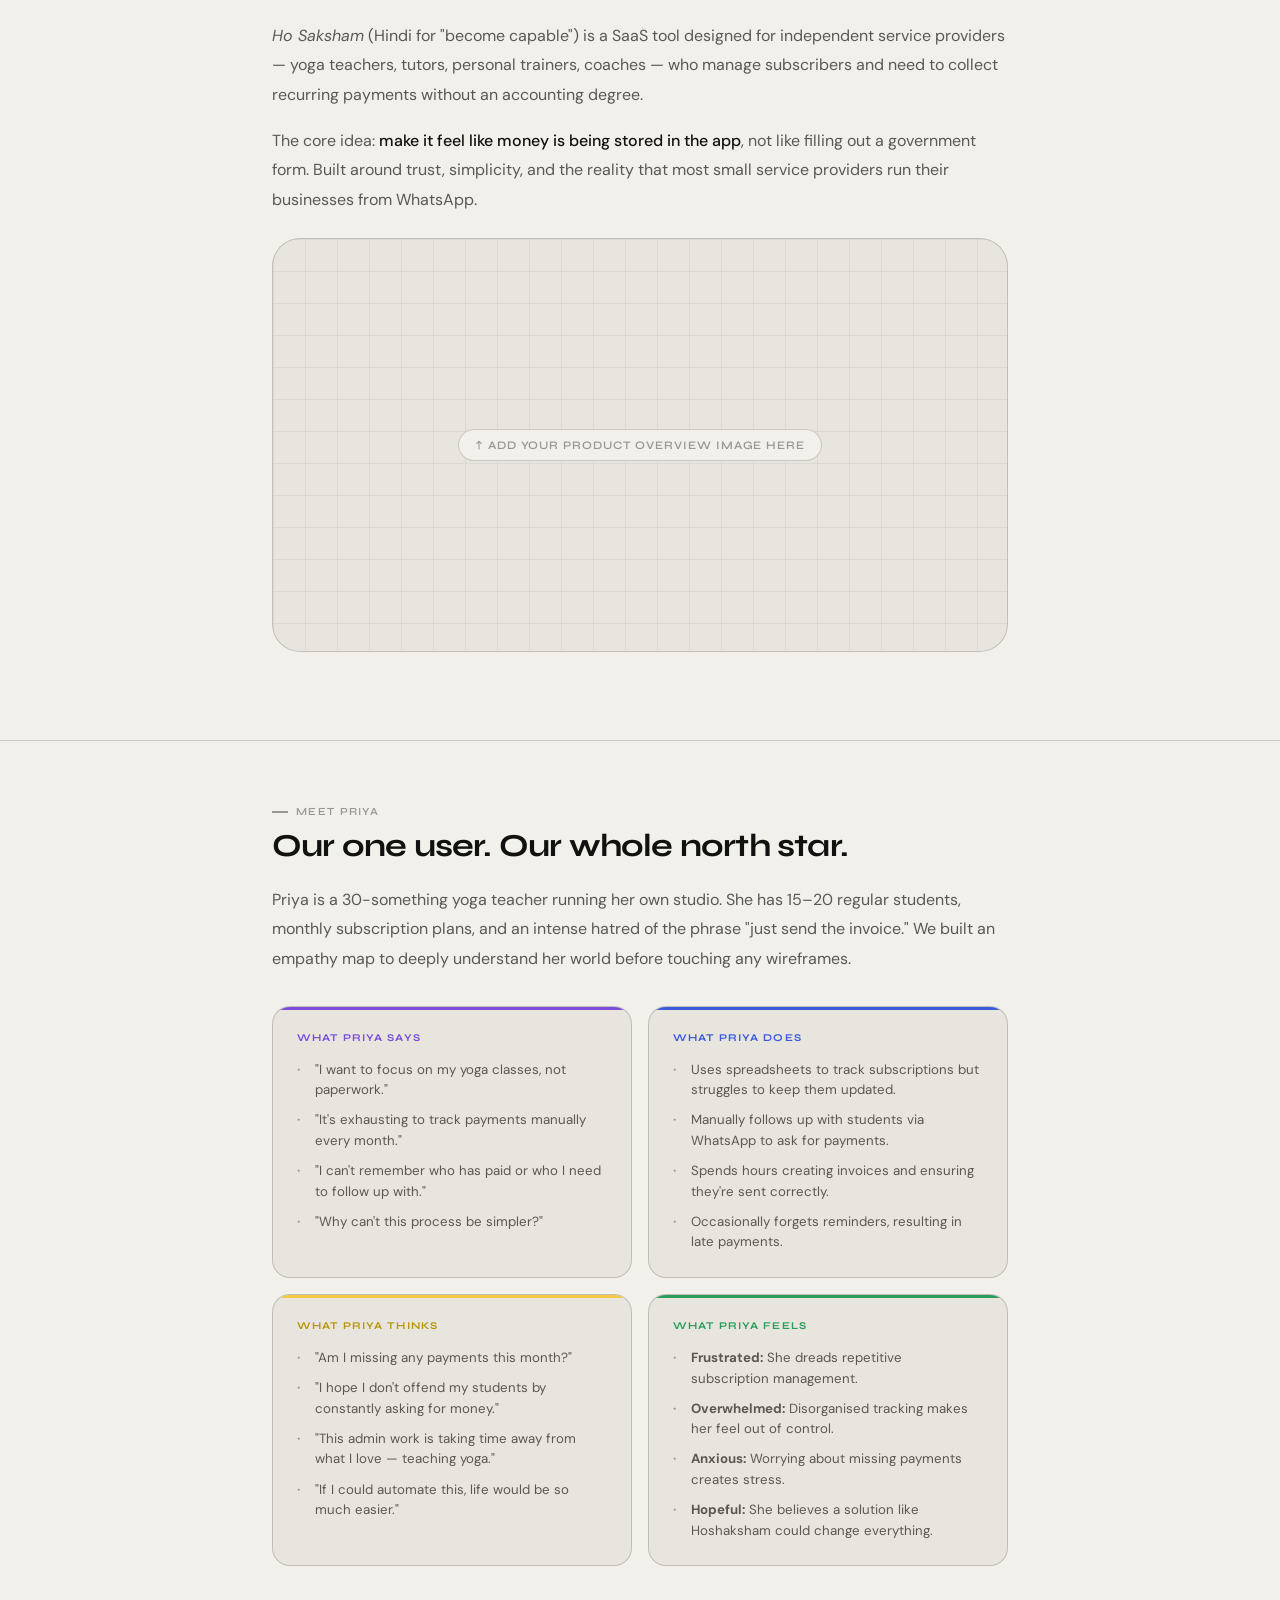
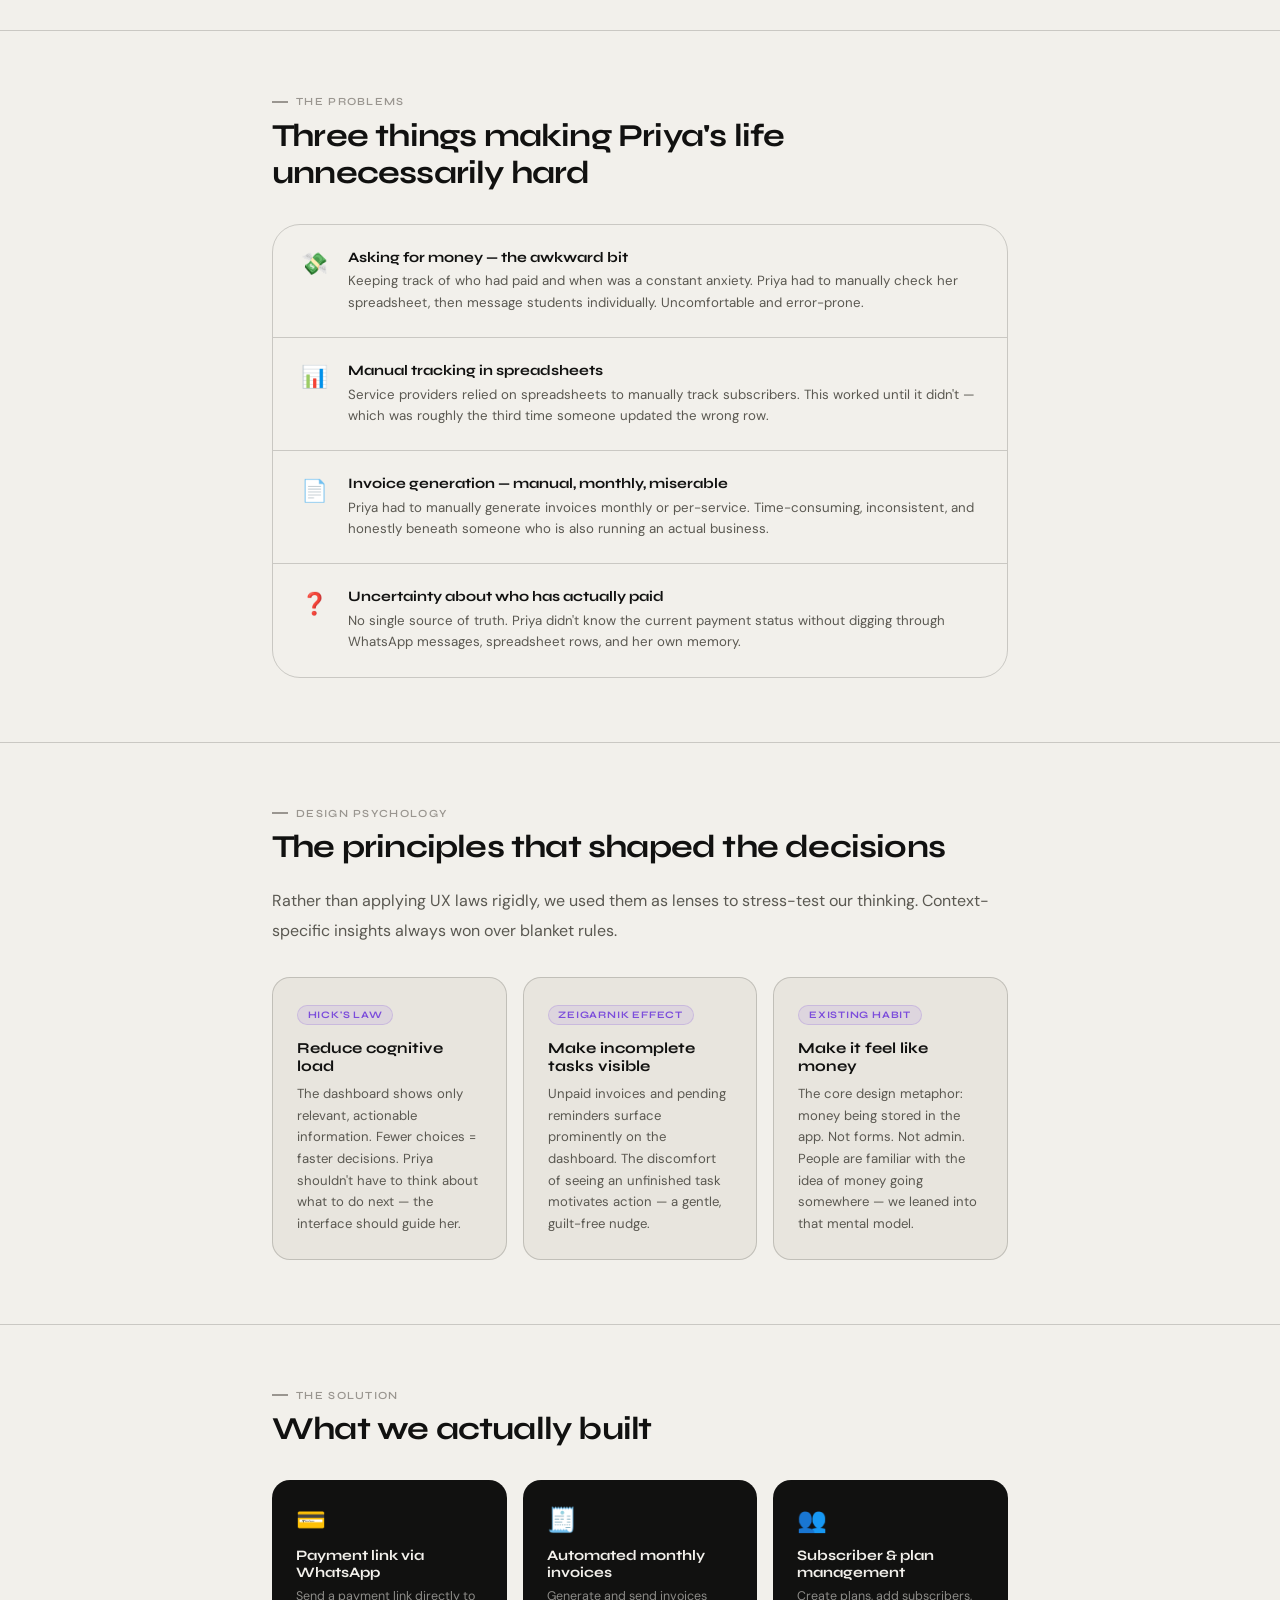
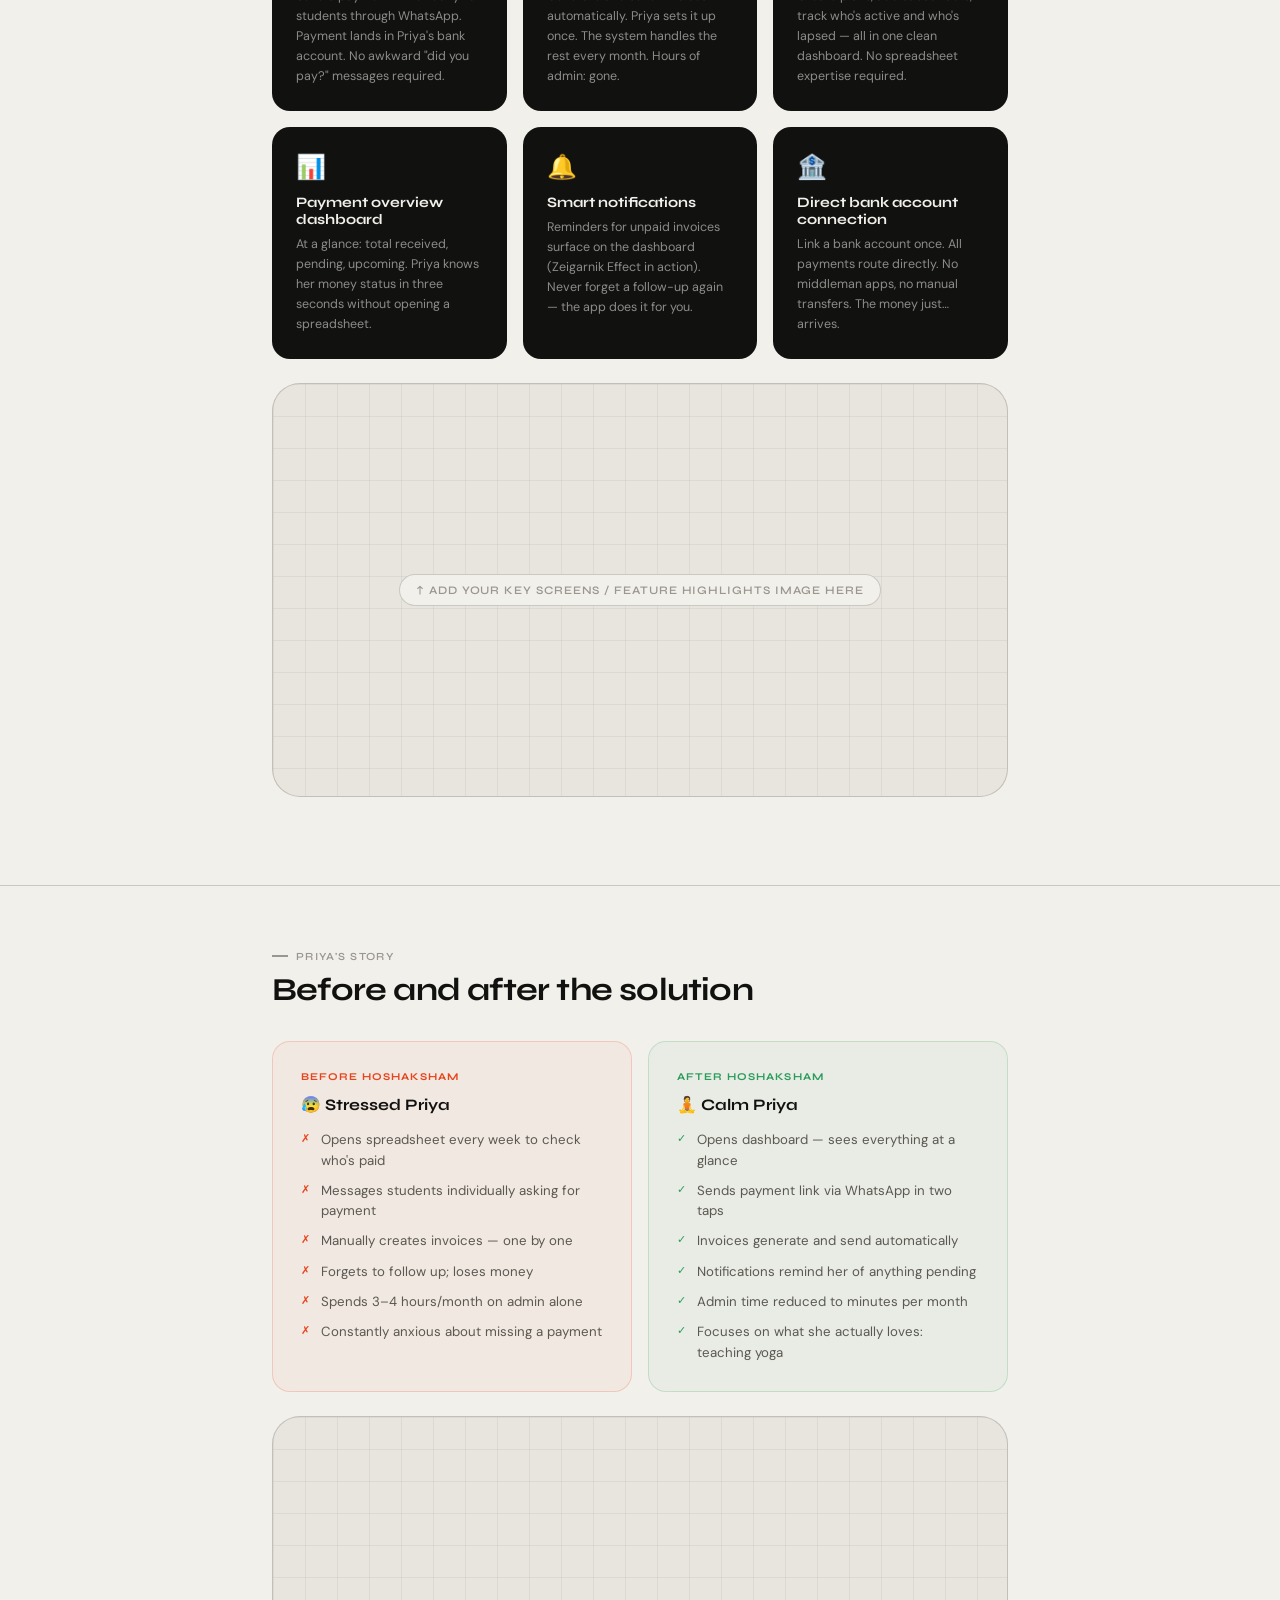
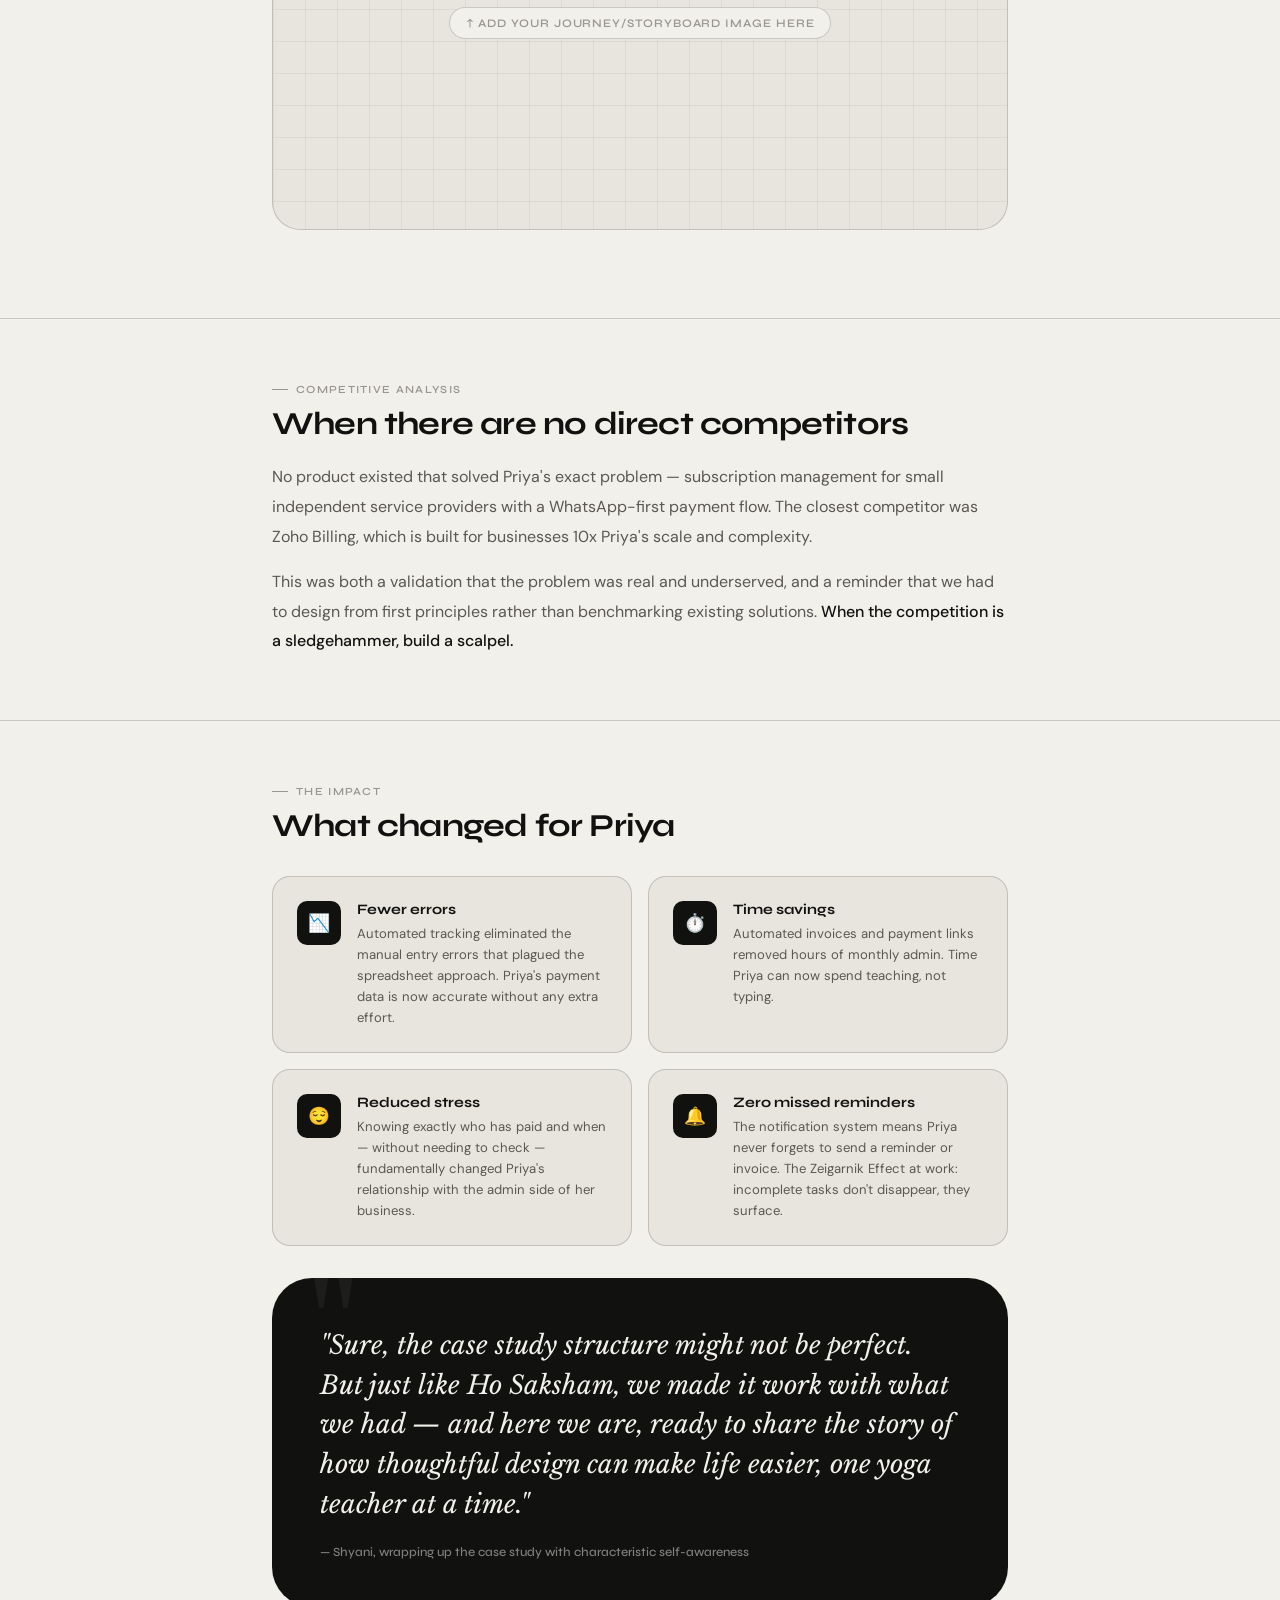
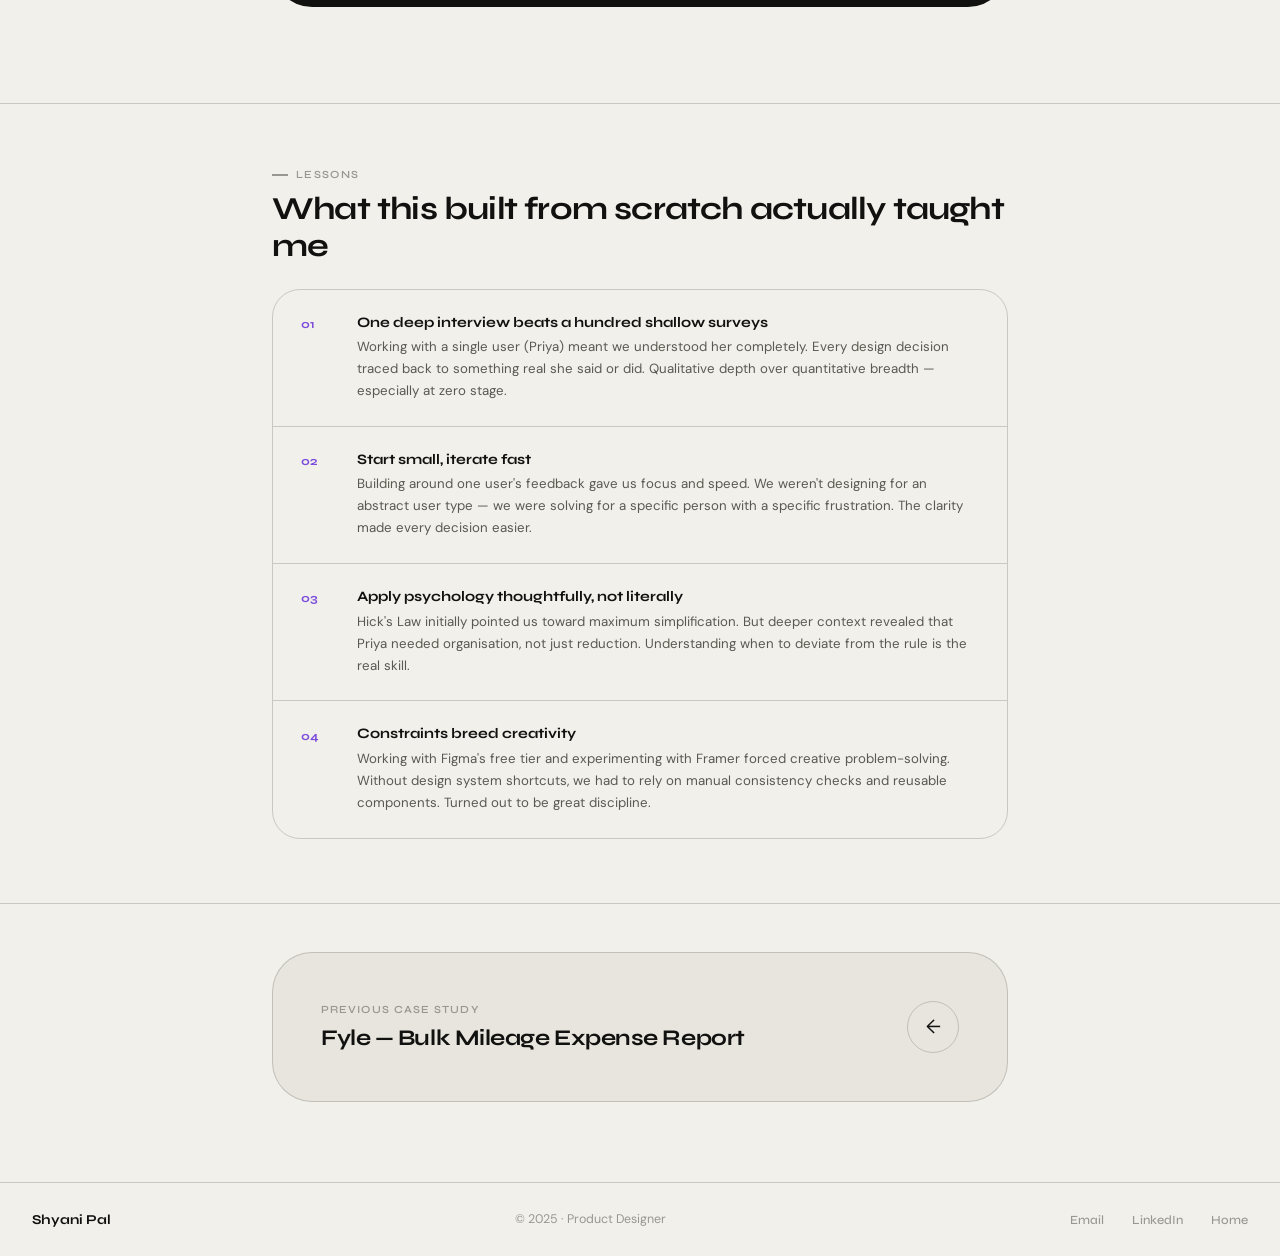
<file: Hoshaksham case study.HTML>
<!DOCTYPE html>
<html lang="en">
<head>
<meta charset="UTF-8">
<meta name="viewport" content="width=device-width, initial-scale=1.0">
<title>Hoshaksham — Case Study · Shyani Pal</title>
<link rel="preconnect" href="https://fonts.googleapis.com">
<link href="https://fonts.googleapis.com/css2?family=Syne:wght@400;500;600;700;800&family=Libre+Baskerville:ital,wght@0,400;0,700;1,400&family=DM+Sans:ital,opsz,wght@0,9..40,300;0,9..40,400;0,9..40,500;1,9..40,300&display=swap" rel="stylesheet">
<style>
:root {
  --bg: #f2f0eb;
  --bg-card: #e8e5de;
  --ink: #111110;
  --ink-2: #5a5851;
  --ink-3: #9a9690;
  --accent: #e8441c;
  --accent-2: #3b5bdb;
  --yellow: #f5c842;
  --green: #2a9d5c;
  --purple: #7c4ddb;
  --line: rgba(17,17,16,0.1);
  --line-strong: rgba(17,17,16,0.18);
  --radius-sm: 10px;
  --radius: 18px;
  --radius-lg: 28px;
  --radius-xl: 40px;
}
*, *::before, *::after { box-sizing: border-box; margin: 0; padding: 0; }
html { scroll-behavior: smooth; font-size: 16px; }
body {
  background: var(--bg);
  color: var(--ink);
  font-family: 'DM Sans', sans-serif;
  overflow-x: hidden;
  cursor: none;
}
.cursor {
  width: 10px; height: 10px;
  background: var(--purple);
  border-radius: 50%;
  position: fixed; top: 0; left: 0;
  pointer-events: none; z-index: 9999;
  transform: translate(-50%, -50%);
  transition: width 0.25s, height 0.25s;
  mix-blend-mode: multiply;
}
.cursor-ring {
  width: 36px; height: 36px;
  border: 1.5px solid var(--ink);
  border-radius: 50%;
  position: fixed; top: 0; left: 0;
  pointer-events: none; z-index: 9998;
  transform: translate(-50%, -50%);
  transition: transform 0.18s cubic-bezier(.25,.8,.25,1), width 0.3s, height 0.3s;
  opacity: 0.5;
}
.grain {
  position: fixed; inset: -50%;
  width: 200%; height: 200%;
  pointer-events: none; z-index: 9000;
  opacity: 0.032;
  background-image: url("data:image/svg+xml,%3Csvg viewBox='0 0 256 256' xmlns='http://www.w3.org/2000/svg'%3E%3Cfilter id='n'%3E%3CfeTurbulence type='fractalNoise' baseFrequency='0.9' numOctaves='4' stitchTiles='stitch'/%3E%3C/filter%3E%3Crect width='100%25' height='100%25' filter='url(%23n)'/%3E%3C/svg%3E");
  animation: grain 0.5s steps(2) infinite;
}
@keyframes grain {
  0%,100%{transform:translate(0,0)} 10%{transform:translate(-2%,-3%)} 30%{transform:translate(3%,1%)} 50%{transform:translate(-1%,4%)} 70%{transform:translate(4%,-2%)} 90%{transform:translate(-3%,2%)}
}

nav {
  position: fixed; top: 1.25rem; left: 50%; transform: translateX(-50%);
  z-index: 500;
  display: flex; align-items: center; gap: 0.25rem;
  background: rgba(242,240,235,0.9);
  backdrop-filter: blur(16px);
  border: 1px solid var(--line-strong);
  border-radius: 100px;
  padding: 0.35rem 0.35rem;
}
.nav-link {
  font-family: 'Syne', sans-serif;
  font-size: 0.8rem; font-weight: 500;
  color: var(--ink-2);
  text-decoration: none;
  padding: 0.45rem 1rem;
  border-radius: 100px;
  transition: color 0.2s, background 0.2s;
  white-space: nowrap;
}
.nav-link.back {
  background: var(--bg-card);
  color: var(--ink);
}
.nav-link.back:hover { background: var(--ink); color: var(--bg); }
.nav-link:hover { color: var(--ink); }

.container { max-width: 800px; margin: 0 auto; padding: 0 2rem; }
.container-wide { max-width: 1100px; margin: 0 auto; padding: 0 2rem; }

/* HERO — purple tinted for Hoshaksham */
.cs-hero {
  padding: 8rem 0 4rem;
  border-bottom: 1px solid var(--line-strong);
}
.cs-eyebrow {
  font-family: 'Syne', sans-serif;
  font-size: 0.72rem; font-weight: 600;
  letter-spacing: 0.1em; text-transform: uppercase;
  color: var(--purple);
  margin-bottom: 1rem;
  display: flex; align-items: center; gap: 0.5rem;
}
.cs-eyebrow::before {
  content: '';
  width: 24px; height: 2px;
  background: var(--purple);
  display: inline-block;
}
.cs-title {
  font-family: 'Syne', sans-serif;
  font-size: clamp(2.2rem, 5vw, 4rem);
  font-weight: 800;
  line-height: 1.08;
  letter-spacing: -0.03em;
  margin-bottom: 1.5rem;
}
.cs-title em {
  font-style: italic;
  font-family: 'Libre Baskerville', serif;
  font-weight: 400;
  color: var(--ink-3);
}
.cs-subtitle {
  font-size: 1.15rem;
  line-height: 1.75;
  color: var(--ink-2);
  max-width: 60ch;
  margin-bottom: 2.5rem;
}
.cs-meta {
  display: flex; gap: 0.75rem; flex-wrap: wrap;
  margin-bottom: 3rem;
}
.meta-pill {
  display: flex; flex-direction: column;
  background: var(--bg-card);
  border: 1px solid var(--line-strong);
  border-radius: var(--radius);
  padding: 0.85rem 1.25rem;
  min-width: 130px;
}
.meta-pill-label {
  font-family: 'Syne', sans-serif;
  font-size: 0.65rem; font-weight: 600;
  letter-spacing: 0.1em; text-transform: uppercase;
  color: var(--ink-3); margin-bottom: 0.3rem;
}
.meta-pill-value {
  font-family: 'Syne', sans-serif;
  font-size: 0.88rem; font-weight: 700;
  color: var(--ink);
}
.cs-hero-img {
  width: 100%;
  aspect-ratio: 16/7;
  background: #1a1025;
  border-radius: var(--radius-xl);
  border: 1px solid var(--line-strong);
  overflow: hidden;
  display: flex; align-items: center; justify-content: center;
  position: relative;
  margin-top: 1rem;
}
.cs-hero-img-inner {
  font-family: 'Syne', sans-serif;
  font-size: 0.75rem; font-weight: 600;
  letter-spacing: 0.1em; text-transform: uppercase;
  color: rgba(255,255,255,0.25);
  display: flex; flex-direction: column; align-items: center; gap: 0.5rem;
}

/* IMPACT */
.impact-banner {
  background: var(--purple);
  color: white;
  border-radius: var(--radius-lg);
  padding: 2rem 2.5rem;
  display: flex; align-items: center; gap: 2rem;
  margin: 3rem 0;
  flex-wrap: wrap;
}
.impact-stat { text-align: center; flex: 1; min-width: 120px; }
.impact-number {
  font-family: 'Syne', sans-serif;
  font-size: 2.5rem; font-weight: 800;
  line-height: 1; margin-bottom: 0.35rem;
}
.impact-label { font-size: 0.78rem; opacity: 0.85; line-height: 1.4; }
.impact-divider {
  width: 1px; height: 60px;
  background: rgba(255,255,255,0.25);
  flex-shrink: 0;
}

/* SECTIONS */
.cs-section {
  padding: 4rem 0;
  border-bottom: 1px solid var(--line-strong);
}
.cs-section:last-of-type { border-bottom: none; }

.section-label {
  font-family: 'Syne', sans-serif;
  font-size: 0.68rem; font-weight: 600;
  letter-spacing: 0.12em; text-transform: uppercase;
  color: var(--ink-3); margin-bottom: 0.6rem;
  display: flex; align-items: center; gap: 0.5rem;
}
.section-label::before {
  content: '';
  width: 16px; height: 1.5px;
  background: var(--ink-3); display: inline-block;
}
.section-title {
  font-family: 'Syne', sans-serif;
  font-size: clamp(1.5rem, 3vw, 2rem);
  font-weight: 700;
  line-height: 1.15;
  letter-spacing: -0.025em;
  margin-bottom: 1.25rem;
}
.section-body {
  font-size: 1rem;
  line-height: 1.85;
  color: var(--ink-2);
}
.section-body p + p { margin-top: 1rem; }
.section-body strong { color: var(--ink); font-weight: 500; }

/* PRIYA EMPATHY */
.empathy-grid {
  display: grid;
  grid-template-columns: 1fr 1fr;
  gap: 1rem;
  margin-top: 2rem;
}
.empathy-card {
  background: var(--bg-card);
  border: 1px solid var(--line-strong);
  border-radius: var(--radius);
  padding: 1.5rem;
  position: relative;
  overflow: hidden;
}
.empathy-card::before {
  content: '';
  position: absolute; top: 0; left: 0; right: 0;
  height: 3px;
}
.empathy-card.says::before { background: var(--purple); }
.empathy-card.does::before { background: var(--accent-2); }
.empathy-card.thinks::before { background: var(--yellow); }
.empathy-card.feels::before { background: var(--green); }
.empathy-label {
  font-family: 'Syne', sans-serif;
  font-size: 0.65rem; font-weight: 700;
  letter-spacing: 0.1em; text-transform: uppercase;
  margin-bottom: 1rem;
}
.empathy-card.says .empathy-label { color: var(--purple); }
.empathy-card.does .empathy-label { color: var(--accent-2); }
.empathy-card.thinks .empathy-label { color: #b8960c; }
.empathy-card.feels .empathy-label { color: var(--green); }
.empathy-list { list-style: none; display: flex; flex-direction: column; gap: 0.6rem; }
.empathy-list li {
  font-size: 0.83rem;
  color: var(--ink-2);
  line-height: 1.55;
  padding-left: 1.1rem;
  position: relative;
}
.empathy-list li::before {
  content: '·';
  position: absolute; left: 0;
  color: var(--ink-3);
  font-weight: 700;
}

/* PROBLEMS */
.problem-list {
  display: flex; flex-direction: column; gap: 0;
  border: 1px solid var(--line-strong);
  border-radius: var(--radius-lg);
  overflow: hidden;
  margin-top: 2rem;
}
.problem-item {
  display: flex; gap: 1.25rem; align-items: flex-start;
  padding: 1.5rem 1.75rem;
  border-bottom: 1px solid var(--line-strong);
  transition: background 0.2s;
}
.problem-item:last-child { border-bottom: none; }
.problem-item:hover { background: var(--bg-card); }
.problem-icon { font-size: 1.35rem; flex-shrink: 0; padding-top: 0.1rem; }
.problem-title {
  font-family: 'Syne', sans-serif;
  font-size: 0.9rem; font-weight: 700;
  margin-bottom: 0.3rem;
}
.problem-desc { font-size: 0.83rem; color: var(--ink-2); line-height: 1.6; }

/* UX PRINCIPLES */
.principles-grid {
  display: grid;
  grid-template-columns: repeat(3, 1fr);
  gap: 1rem;
  margin-top: 2rem;
}
.principle-card {
  background: var(--bg-card);
  border: 1px solid var(--line-strong);
  border-radius: var(--radius);
  padding: 1.5rem;
  transition: transform 0.2s, box-shadow 0.2s;
}
.principle-card:hover { transform: translateY(-3px); box-shadow: 0 12px 32px rgba(0,0,0,0.07); }
.principle-badge {
  display: inline-block;
  font-family: 'Syne', sans-serif;
  font-size: 0.62rem; font-weight: 700;
  letter-spacing: 0.08em; text-transform: uppercase;
  background: rgba(124,77,219,0.1);
  color: var(--purple);
  border: 1px solid rgba(124,77,219,0.2);
  padding: 0.2rem 0.6rem;
  border-radius: 100px;
  margin-bottom: 0.85rem;
}
.principle-title {
  font-family: 'Syne', sans-serif;
  font-size: 0.95rem; font-weight: 700;
  margin-bottom: 0.5rem;
}
.principle-desc { font-size: 0.82rem; color: var(--ink-2); line-height: 1.65; }

/* FEATURES */
.features-grid {
  display: grid;
  grid-template-columns: repeat(3, 1fr);
  gap: 1rem;
  margin-top: 2rem;
}
.feature-card {
  background: var(--ink);
  border-radius: var(--radius);
  padding: 1.5rem;
  color: var(--bg);
  transition: transform 0.2s;
}
.feature-card:hover { transform: translateY(-3px); }
.feature-icon {
  font-size: 1.5rem;
  margin-bottom: 0.75rem;
}
.feature-title {
  font-family: 'Syne', sans-serif;
  font-size: 0.9rem; font-weight: 700;
  margin-bottom: 0.4rem;
  color: var(--bg);
}
.feature-desc { font-size: 0.78rem; color: rgba(242,240,235,0.55); line-height: 1.6; }

/* BEFORE/AFTER PRIYA */
.priya-journey {
  display: grid;
  grid-template-columns: 1fr 1fr;
  gap: 1rem;
  margin-top: 2rem;
}
.journey-card {
  border-radius: var(--radius);
  padding: 1.75rem;
  border: 1px solid var(--line-strong);
}
.journey-card.before { background: rgba(232,68,28,0.04); border-color: rgba(232,68,28,0.2); }
.journey-card.after { background: rgba(42,157,92,0.04); border-color: rgba(42,157,92,0.2); }
.journey-label {
  font-family: 'Syne', sans-serif;
  font-size: 0.65rem; font-weight: 700;
  letter-spacing: 0.1em; text-transform: uppercase;
  margin-bottom: 0.75rem;
}
.journey-card.before .journey-label { color: var(--accent); }
.journey-card.after .journey-label { color: var(--green); }
.journey-name {
  font-family: 'Syne', sans-serif;
  font-size: 1rem; font-weight: 700;
  margin-bottom: 1rem;
}
.journey-list { list-style: none; display: flex; flex-direction: column; gap: 0.6rem; }
.journey-list li {
  font-size: 0.83rem; color: var(--ink-2); line-height: 1.55;
  padding-left: 1.25rem; position: relative;
}
.journey-card.before .journey-list li::before { content: '✗'; position: absolute; left: 0; color: var(--accent); font-size: 0.7rem; }
.journey-card.after .journey-list li::before { content: '✓'; position: absolute; left: 0; color: var(--green); font-size: 0.7rem; }

/* IMPACT OUTCOMES */
.outcomes-grid {
  display: grid;
  grid-template-columns: repeat(2, 1fr);
  gap: 1rem;
  margin-top: 2rem;
}
.outcome-card {
  background: var(--bg-card);
  border: 1px solid var(--line-strong);
  border-radius: var(--radius);
  padding: 1.5rem;
  display: flex; align-items: flex-start; gap: 1rem;
}
.outcome-icon {
  width: 44px; height: 44px; flex-shrink: 0;
  background: var(--ink);
  border-radius: var(--radius-sm);
  display: flex; align-items: center; justify-content: center;
  font-size: 1.1rem;
}
.outcome-title {
  font-family: 'Syne', sans-serif;
  font-size: 0.9rem; font-weight: 700;
  margin-bottom: 0.3rem;
}
.outcome-desc { font-size: 0.82rem; color: var(--ink-2); line-height: 1.6; }

/* QUOTE */
.cs-quote {
  background: var(--ink);
  color: var(--bg);
  border-radius: var(--radius-xl);
  padding: 3rem;
  margin: 2rem 0;
  position: relative;
  overflow: hidden;
}
.cs-quote::before {
  content: '"';
  position: absolute; top: -1rem; left: 2rem;
  font-family: 'Libre Baskerville', serif;
  font-size: 10rem;
  color: rgba(255,255,255,0.05);
  line-height: 1;
  pointer-events: none;
}
.cs-quote-text {
  font-family: 'Libre Baskerville', serif;
  font-size: clamp(1.2rem, 2.5vw, 1.6rem);
  font-style: italic;
  line-height: 1.55;
  margin-bottom: 1.25rem;
  position: relative;
}
.cs-quote-attr {
  font-size: 0.78rem;
  color: rgba(242,240,235,0.5);
  font-family: 'Syne', sans-serif;
  font-weight: 500;
}

/* LEARNINGS */
.learnings-list {
  display: flex; flex-direction: column; gap: 0;
  border: 1px solid var(--line-strong);
  border-radius: var(--radius-lg);
  overflow: hidden;
  margin-top: 1.5rem;
}
.learning-item {
  display: flex; gap: 1.5rem; align-items: flex-start;
  padding: 1.5rem 1.75rem;
  border-bottom: 1px solid var(--line-strong);
  transition: background 0.2s;
}
.learning-item:last-child { border-bottom: none; }
.learning-item:hover { background: var(--bg-card); }
.learning-num {
  font-family: 'Syne', sans-serif;
  font-size: 0.75rem; font-weight: 700;
  color: var(--purple);
  padding-top: 0.2rem; flex-shrink: 0; min-width: 32px;
}
.learning-title {
  font-family: 'Syne', sans-serif;
  font-size: 0.9rem; font-weight: 700;
  margin-bottom: 0.35rem;
}
.learning-desc { font-size: 0.83rem; color: var(--ink-2); line-height: 1.65; }

/* IMG PLACEHOLDER */
.img-placeholder {
  width: 100%;
  background: var(--bg-card);
  border: 1px solid var(--line-strong);
  border-radius: var(--radius-lg);
  display: flex; align-items: center; justify-content: center;
  font-family: 'Syne', sans-serif;
  font-size: 0.72rem; font-weight: 600;
  letter-spacing: 0.08em; text-transform: uppercase;
  color: var(--ink-3);
  position: relative; overflow: hidden;
  margin: 1.5rem 0;
}
.img-placeholder::before {
  content: '';
  position: absolute; inset: 0;
  background-image: linear-gradient(var(--line) 1px, transparent 1px), linear-gradient(90deg, var(--line) 1px, transparent 1px);
  background-size: 32px 32px; opacity: 0.5;
}
.img-placeholder span {
  position: relative; z-index: 1;
  background: var(--bg);
  padding: 0.5rem 1rem;
  border-radius: 100px;
  border: 1px solid var(--line-strong);
}
.img-placeholder.tall { aspect-ratio: 16/9; }

/* NEXT */
.next-project {
  background: var(--bg-card);
  border: 1px solid var(--line-strong);
  border-radius: var(--radius-xl);
  padding: 3rem;
  display: flex; align-items: center; justify-content: space-between;
  gap: 2rem; flex-wrap: wrap;
  margin: 3rem 0 5rem;
  transition: background 0.2s, box-shadow 0.3s;
  text-decoration: none; color: inherit;
}
.next-project:hover { background: var(--ink); box-shadow: 0 20px 48px rgba(0,0,0,0.1); }
.next-project:hover .next-title { color: var(--bg); }
.next-project:hover .next-label { color: rgba(242,240,235,0.5); }
.next-project:hover .next-arrow { background: var(--purple); color: white; border-color: transparent; }
.next-label {
  font-family: 'Syne', sans-serif;
  font-size: 0.68rem; font-weight: 600;
  letter-spacing: 0.1em; text-transform: uppercase;
  color: var(--ink-3); margin-bottom: 0.5rem;
  transition: color 0.2s;
}
.next-title {
  font-family: 'Syne', sans-serif;
  font-size: 1.4rem; font-weight: 700;
  letter-spacing: -0.02em; transition: color 0.2s;
}
.next-arrow {
  width: 52px; height: 52px; flex-shrink: 0;
  border: 1.5px solid var(--line-strong);
  border-radius: 50%;
  display: flex; align-items: center; justify-content: center;
  font-size: 1.2rem;
  transition: background 0.2s, color 0.2s, border-color 0.2s;
}

/* REVEAL */
.reveal {
  opacity: 0; transform: translateY(20px);
  transition: opacity 0.6s ease, transform 0.6s ease;
}
.reveal.in { opacity: 1; transform: none; }

footer {
  border-top: 1px solid var(--line-strong);
  padding: 1.75rem 2rem;
  display: flex; align-items: center; justify-content: space-between;
  font-size: 0.78rem; color: var(--ink-3);
  flex-wrap: wrap; gap: 1rem;
}
.footer-name {
  font-family: 'Syne', sans-serif;
  font-weight: 700; font-size: 0.85rem; color: var(--ink);
}
.footer-links { display: flex; gap: 1.75rem; }
.footer-links a {
  color: var(--ink-3); text-decoration: none;
  font-family: 'Syne', sans-serif; font-size: 0.78rem; font-weight: 500;
  transition: color 0.2s;
}
.footer-links a:hover { color: var(--ink); }

@media (max-width: 640px) {
  .empathy-grid, .priya-journey, .outcomes-grid, .principles-grid, .features-grid { grid-template-columns: 1fr; }
  .impact-banner { flex-direction: column; gap: 1.5rem; }
  .impact-divider { display: none; }
  .container, .container-wide { padding: 0 1.25rem; }
}
</style>
</head>
<body>

<div class="grain" aria-hidden="true"></div>
<div class="cursor" id="cursor"></div>
<div class="cursor-ring" id="cursorRing"></div>

<nav>
  <a href="index.html" class="nav-link back">← Back</a>
  <a href="index.html#work" class="nav-link">All Work</a>
  <a href="fyle-case-study.html" class="nav-link">Prev Case</a>
</nav>

<!-- HERO -->
<div class="cs-hero">
  <div class="container">
    <div class="cs-eyebrow reveal">SaaS · Service Management · 0 → 1</div>
    <h1 class="cs-title reveal" style="transition-delay:.05s">
      Hoshaksham —<br><em>Making admin feel like money</em>
    </h1>
    <p class="cs-subtitle reveal" style="transition-delay:.1s">
      Priya is a yoga teacher. She loves teaching. She hates spreadsheets. She was spending more time chasing payments than leading classes. We built her a way out.
    </p>
    <div class="cs-meta reveal" style="transition-delay:.15s">
      <div class="meta-pill">
        <span class="meta-pill-label">Type</span>
        <span class="meta-pill-value">0 → 1 SaaS</span>
      </div>
      <div class="meta-pill">
        <span class="meta-pill-label">Platform</span>
        <span class="meta-pill-value">Web App</span>
      </div>
      <div class="meta-pill">
        <span class="meta-pill-label">My Role</span>
        <span class="meta-pill-value">End-to-End Design</span>
      </div>
      <div class="meta-pill">
        <span class="meta-pill-label">Research</span>
        <span class="meta-pill-value">1 User, Deep Dive</span>
      </div>
      <div class="meta-pill">
        <span class="meta-pill-label">Approach</span>
        <span class="meta-pill-value">UCD + Co-design</span>
      </div>
    </div>
    <div class="cs-hero-img reveal" style="transition-delay:.2s">
      <div class="cs-hero-img-inner">
        <span>↑ Add your hero image here</span>
      </div>
    </div>
  </div>
</div>

<!-- IMPACT -->
<div class="container">
  <div class="impact-banner reveal">
    <div class="impact-stat">
      <div class="impact-number">1</div>
      <div class="impact-label">user interview that built the whole product</div>
    </div>
    <div class="impact-divider"></div>
    <div class="impact-stat">
      <div class="impact-number">3</div>
      <div class="impact-label">core pain points eliminated completely</div>
    </div>
    <div class="impact-divider"></div>
    <div class="impact-stat">
      <div class="impact-number">0</div>
      <div class="impact-label">spreadsheets required. Ever again.</div>
    </div>
    <div class="impact-divider"></div>
    <div class="impact-stat">
      <div class="impact-number">∞</div>
      <div class="impact-label">yoga classes Priya can now actually focus on</div>
    </div>
  </div>
</div>

<!-- OVERVIEW -->
<div class="cs-section">
  <div class="container">
    <div class="section-label reveal">The Product</div>
    <h2 class="section-title reveal">What is Hoshaksham?</h2>
    <div class="section-body reveal">
      <p><em>Ho Saksham</em> (Hindi for "become capable") is a SaaS tool designed for independent service providers — yoga teachers, tutors, personal trainers, coaches — who manage subscribers and need to collect recurring payments without an accounting degree.</p>
      <p>The core idea: <strong>make it feel like money is being stored in the app</strong>, not like filling out a government form. Built around trust, simplicity, and the reality that most small service providers run their businesses from WhatsApp.</p>
    </div>
    <div class="img-placeholder tall reveal">
      <span>↑ Add your product overview image here</span>
    </div>
  </div>
</div>

<!-- PRIYA -->
<div class="cs-section">
  <div class="container">
    <div class="section-label reveal">Meet Priya</div>
    <h2 class="section-title reveal">Our one user. Our whole north star.</h2>
    <div class="section-body reveal">
      <p>Priya is a 30-something yoga teacher running her own studio. She has 15–20 regular students, monthly subscription plans, and an intense hatred of the phrase "just send the invoice." We built an empathy map to deeply understand her world before touching any wireframes.</p>
    </div>

    <div class="empathy-grid reveal">
      <div class="empathy-card says">
        <div class="empathy-label">What Priya Says</div>
        <ul class="empathy-list">
          <li>"I want to focus on my yoga classes, not paperwork."</li>
          <li>"It's exhausting to track payments manually every month."</li>
          <li>"I can't remember who has paid or who I need to follow up with."</li>
          <li>"Why can't this process be simpler?"</li>
        </ul>
      </div>
      <div class="empathy-card does">
        <div class="empathy-label">What Priya Does</div>
        <ul class="empathy-list">
          <li>Uses spreadsheets to track subscriptions but struggles to keep them updated.</li>
          <li>Manually follows up with students via WhatsApp to ask for payments.</li>
          <li>Spends hours creating invoices and ensuring they're sent correctly.</li>
          <li>Occasionally forgets reminders, resulting in late payments.</li>
        </ul>
      </div>
      <div class="empathy-card thinks">
        <div class="empathy-label">What Priya Thinks</div>
        <ul class="empathy-list">
          <li>"Am I missing any payments this month?"</li>
          <li>"I hope I don't offend my students by constantly asking for money."</li>
          <li>"This admin work is taking time away from what I love — teaching yoga."</li>
          <li>"If I could automate this, life would be so much easier."</li>
        </ul>
      </div>
      <div class="empathy-card feels">
        <div class="empathy-label">What Priya Feels</div>
        <ul class="empathy-list">
          <li><strong>Frustrated:</strong> She dreads repetitive subscription management.</li>
          <li><strong>Overwhelmed:</strong> Disorganised tracking makes her feel out of control.</li>
          <li><strong>Anxious:</strong> Worrying about missing payments creates stress.</li>
          <li><strong>Hopeful:</strong> She believes a solution like Hoshaksham could change everything.</li>
        </ul>
      </div>
    </div>
  </div>
</div>

<!-- PROBLEMS -->
<div class="cs-section">
  <div class="container">
    <div class="section-label reveal">The Problems</div>
    <h2 class="section-title reveal">Three things making Priya's life unnecessarily hard</h2>
    <div class="problem-list reveal">
      <div class="problem-item">
        <div class="problem-icon">💸</div>
        <div>
          <div class="problem-title">Asking for money — the awkward bit</div>
          <div class="problem-desc">Keeping track of who had paid and when was a constant anxiety. Priya had to manually check her spreadsheet, then message students individually. Uncomfortable and error-prone.</div>
        </div>
      </div>
      <div class="problem-item">
        <div class="problem-icon">📊</div>
        <div>
          <div class="problem-title">Manual tracking in spreadsheets</div>
          <div class="problem-desc">Service providers relied on spreadsheets to manually track subscribers. This worked until it didn't — which was roughly the third time someone updated the wrong row.</div>
        </div>
      </div>
      <div class="problem-item">
        <div class="problem-icon">📄</div>
        <div>
          <div class="problem-title">Invoice generation — manual, monthly, miserable</div>
          <div class="problem-desc">Priya had to manually generate invoices monthly or per-service. Time-consuming, inconsistent, and honestly beneath someone who is also running an actual business.</div>
        </div>
      </div>
      <div class="problem-item">
        <div class="problem-icon">❓</div>
        <div>
          <div class="problem-title">Uncertainty about who has actually paid</div>
          <div class="problem-desc">No single source of truth. Priya didn't know the current payment status without digging through WhatsApp messages, spreadsheet rows, and her own memory.</div>
        </div>
      </div>
    </div>
  </div>
</div>

<!-- UX PSYCHOLOGY -->
<div class="cs-section">
  <div class="container">
    <div class="section-label reveal">Design Psychology</div>
    <h2 class="section-title reveal">The principles that shaped the decisions</h2>
    <div class="section-body reveal">
      <p>Rather than applying UX laws rigidly, we used them as lenses to stress-test our thinking. Context-specific insights always won over blanket rules.</p>
    </div>
    <div class="principles-grid reveal">
      <div class="principle-card">
        <div class="principle-badge">Hick's Law</div>
        <div class="principle-title">Reduce cognitive load</div>
        <div class="principle-desc">The dashboard shows only relevant, actionable information. Fewer choices = faster decisions. Priya shouldn't have to think about what to do next — the interface should guide her.</div>
      </div>
      <div class="principle-card">
        <div class="principle-badge">Zeigarnik Effect</div>
        <div class="principle-title">Make incomplete tasks visible</div>
        <div class="principle-desc">Unpaid invoices and pending reminders surface prominently on the dashboard. The discomfort of seeing an unfinished task motivates action — a gentle, guilt-free nudge.</div>
      </div>
      <div class="principle-card">
        <div class="principle-badge">Existing Habit</div>
        <div class="principle-title">Make it feel like money</div>
        <div class="principle-desc">The core design metaphor: money being stored in the app. Not forms. Not admin. People are familiar with the idea of money going somewhere — we leaned into that mental model.</div>
      </div>
    </div>
  </div>
</div>

<!-- KEY FEATURES -->
<div class="cs-section">
  <div class="container">
    <div class="section-label reveal">The Solution</div>
    <h2 class="section-title reveal">What we actually built</h2>
    <div class="features-grid reveal">
      <div class="feature-card">
        <div class="feature-icon">💳</div>
        <div class="feature-title">Payment link via WhatsApp</div>
        <div class="feature-desc">Send a payment link directly to students through WhatsApp. Payment lands in Priya's bank account. No awkward "did you pay?" messages required.</div>
      </div>
      <div class="feature-card">
        <div class="feature-icon">🧾</div>
        <div class="feature-title">Automated monthly invoices</div>
        <div class="feature-desc">Generate and send invoices automatically. Priya sets it up once. The system handles the rest every month. Hours of admin: gone.</div>
      </div>
      <div class="feature-card">
        <div class="feature-icon">👥</div>
        <div class="feature-title">Subscriber & plan management</div>
        <div class="feature-desc">Create plans, add subscribers, track who's active and who's lapsed — all in one clean dashboard. No spreadsheet expertise required.</div>
      </div>
      <div class="feature-card">
        <div class="feature-icon">📊</div>
        <div class="feature-title">Payment overview dashboard</div>
        <div class="feature-desc">At a glance: total received, pending, upcoming. Priya knows her money status in three seconds without opening a spreadsheet.</div>
      </div>
      <div class="feature-card">
        <div class="feature-icon">🔔</div>
        <div class="feature-title">Smart notifications</div>
        <div class="feature-desc">Reminders for unpaid invoices surface on the dashboard (Zeigarnik Effect in action). Never forget a follow-up again — the app does it for you.</div>
      </div>
      <div class="feature-card">
        <div class="feature-icon">🏦</div>
        <div class="feature-title">Direct bank account connection</div>
        <div class="feature-desc">Link a bank account once. All payments route directly. No middleman apps, no manual transfers. The money just… arrives.</div>
      </div>
    </div>
    <div class="img-placeholder tall reveal">
      <span>↑ Add your key screens / feature highlights image here</span>
    </div>
  </div>
</div>

<!-- PRIYA BEFORE/AFTER -->
<div class="cs-section">
  <div class="container">
    <div class="section-label reveal">Priya's Story</div>
    <h2 class="section-title reveal">Before and after the solution</h2>
    <div class="priya-journey reveal">
      <div class="journey-card before">
        <div class="journey-label">Before Hoshaksham</div>
        <div class="journey-name">😰 Stressed Priya</div>
        <ul class="journey-list">
          <li>Opens spreadsheet every week to check who's paid</li>
          <li>Messages students individually asking for payment</li>
          <li>Manually creates invoices — one by one</li>
          <li>Forgets to follow up; loses money</li>
          <li>Spends 3–4 hours/month on admin alone</li>
          <li>Constantly anxious about missing a payment</li>
        </ul>
      </div>
      <div class="journey-card after">
        <div class="journey-label">After Hoshaksham</div>
        <div class="journey-name">🧘 Calm Priya</div>
        <ul class="journey-list">
          <li>Opens dashboard — sees everything at a glance</li>
          <li>Sends payment link via WhatsApp in two taps</li>
          <li>Invoices generate and send automatically</li>
          <li>Notifications remind her of anything pending</li>
          <li>Admin time reduced to minutes per month</li>
          <li>Focuses on what she actually loves: teaching yoga</li>
        </ul>
      </div>
    </div>
    <div class="img-placeholder tall reveal">
      <span>↑ Add your journey/storyboard image here</span>
    </div>
  </div>
</div>

<!-- COMPETITIVE ANALYSIS -->
<div class="cs-section">
  <div class="container">
    <div class="section-label reveal">Competitive Analysis</div>
    <h2 class="section-title reveal">When there are no direct competitors</h2>
    <div class="section-body reveal">
      <p>No product existed that solved Priya's exact problem — subscription management for small independent service providers with a WhatsApp-first payment flow. The closest competitor was Zoho Billing, which is built for businesses 10x Priya's scale and complexity.</p>
      <p>This was both a validation that the problem was real and underserved, and a reminder that we had to design from first principles rather than benchmarking existing solutions. <strong>When the competition is a sledgehammer, build a scalpel.</strong></p>
    </div>
  </div>
</div>

<!-- IMPACT -->
<div class="cs-section">
  <div class="container">
    <div class="section-label reveal">The Impact</div>
    <h2 class="section-title reveal">What changed for Priya</h2>
    <div class="outcomes-grid reveal">
      <div class="outcome-card">
        <div class="outcome-icon">📉</div>
        <div>
          <div class="outcome-title">Fewer errors</div>
          <div class="outcome-desc">Automated tracking eliminated the manual entry errors that plagued the spreadsheet approach. Priya's payment data is now accurate without any extra effort.</div>
        </div>
      </div>
      <div class="outcome-card">
        <div class="outcome-icon">⏱️</div>
        <div>
          <div class="outcome-title">Time savings</div>
          <div class="outcome-desc">Automated invoices and payment links removed hours of monthly admin. Time Priya can now spend teaching, not typing.</div>
        </div>
      </div>
      <div class="outcome-card">
        <div class="outcome-icon">😌</div>
        <div>
          <div class="outcome-title">Reduced stress</div>
          <div class="outcome-desc">Knowing exactly who has paid and when — without needing to check — fundamentally changed Priya's relationship with the admin side of her business.</div>
        </div>
      </div>
      <div class="outcome-card">
        <div class="outcome-icon">🔔</div>
        <div>
          <div class="outcome-title">Zero missed reminders</div>
          <div class="outcome-desc">The notification system means Priya never forgets to send a reminder or invoice. The Zeigarnik Effect at work: incomplete tasks don't disappear, they surface.</div>
        </div>
      </div>
    </div>

    <div class="cs-quote reveal" style="margin-top: 2rem;">
      <div class="cs-quote-text">"Sure, the case study structure might not be perfect. But just like Ho Saksham, we made it work with what we had — and here we are, ready to share the story of how thoughtful design can make life easier, one yoga teacher at a time."</div>
      <div class="cs-quote-attr">— Shyani, wrapping up the case study with characteristic self-awareness</div>
    </div>
  </div>
</div>

<!-- LEARNINGS -->
<div class="cs-section">
  <div class="container">
    <div class="section-label reveal">Lessons</div>
    <h2 class="section-title reveal">What this built from scratch actually taught me</h2>
    <div class="learnings-list reveal">
      <div class="learning-item">
        <div class="learning-num">01</div>
        <div>
          <div class="learning-title">One deep interview beats a hundred shallow surveys</div>
          <div class="learning-desc">Working with a single user (Priya) meant we understood her completely. Every design decision traced back to something real she said or did. Qualitative depth over quantitative breadth — especially at zero stage.</div>
        </div>
      </div>
      <div class="learning-item">
        <div class="learning-num">02</div>
        <div>
          <div class="learning-title">Start small, iterate fast</div>
          <div class="learning-desc">Building around one user's feedback gave us focus and speed. We weren't designing for an abstract user type — we were solving for a specific person with a specific frustration. The clarity made every decision easier.</div>
        </div>
      </div>
      <div class="learning-item">
        <div class="learning-num">03</div>
        <div>
          <div class="learning-title">Apply psychology thoughtfully, not literally</div>
          <div class="learning-desc">Hick's Law initially pointed us toward maximum simplification. But deeper context revealed that Priya needed organisation, not just reduction. Understanding when to deviate from the rule is the real skill.</div>
        </div>
      </div>
      <div class="learning-item">
        <div class="learning-num">04</div>
        <div>
          <div class="learning-title">Constraints breed creativity</div>
          <div class="learning-desc">Working with Figma's free tier and experimenting with Framer forced creative problem-solving. Without design system shortcuts, we had to rely on manual consistency checks and reusable components. Turned out to be great discipline.</div>
        </div>
      </div>
    </div>
  </div>
</div>

<!-- NEXT -->
<div class="container">
  <a href="fyle-case-study.html" class="next-project reveal">
    <div>
      <div class="next-label">Previous Case Study</div>
      <div class="next-title">Fyle — Bulk Mileage Expense Report</div>
    </div>
    <div class="next-arrow">←</div>
  </a>
</div>

<footer>
  <span class="footer-name">Shyani Pal</span>
  <span>© 2025 · Product Designer</span>
  <div class="footer-links">
    <a href="mailto:shyanipal06@gmail.com">Email</a>
    <a href="#">LinkedIn</a>
    <a href="index.html">Home</a>
  </div>
</footer>

<script>
const cursor = document.getElementById('cursor');
const ring = document.getElementById('cursorRing');
let mx = 0, my = 0, rx = 0, ry = 0;
document.addEventListener('mousemove', e => {
  mx = e.clientX; my = e.clientY;
  cursor.style.left = mx + 'px'; cursor.style.top = my + 'px';
});
function animateRing() {
  rx += (mx - rx) * 0.12; ry += (my - ry) * 0.12;
  ring.style.left = rx + 'px'; ring.style.top = ry + 'px';
  requestAnimationFrame(animateRing);
}
animateRing();
const reveals = document.querySelectorAll('.reveal');
const io = new IntersectionObserver(entries => {
  entries.forEach(e => { if (e.isIntersecting) { e.target.classList.add('in'); io.unobserve(e.target); } });
}, { threshold: 0.06 });
reveals.forEach(el => io.observe(el));
</script>
</body>
</html>
</file>
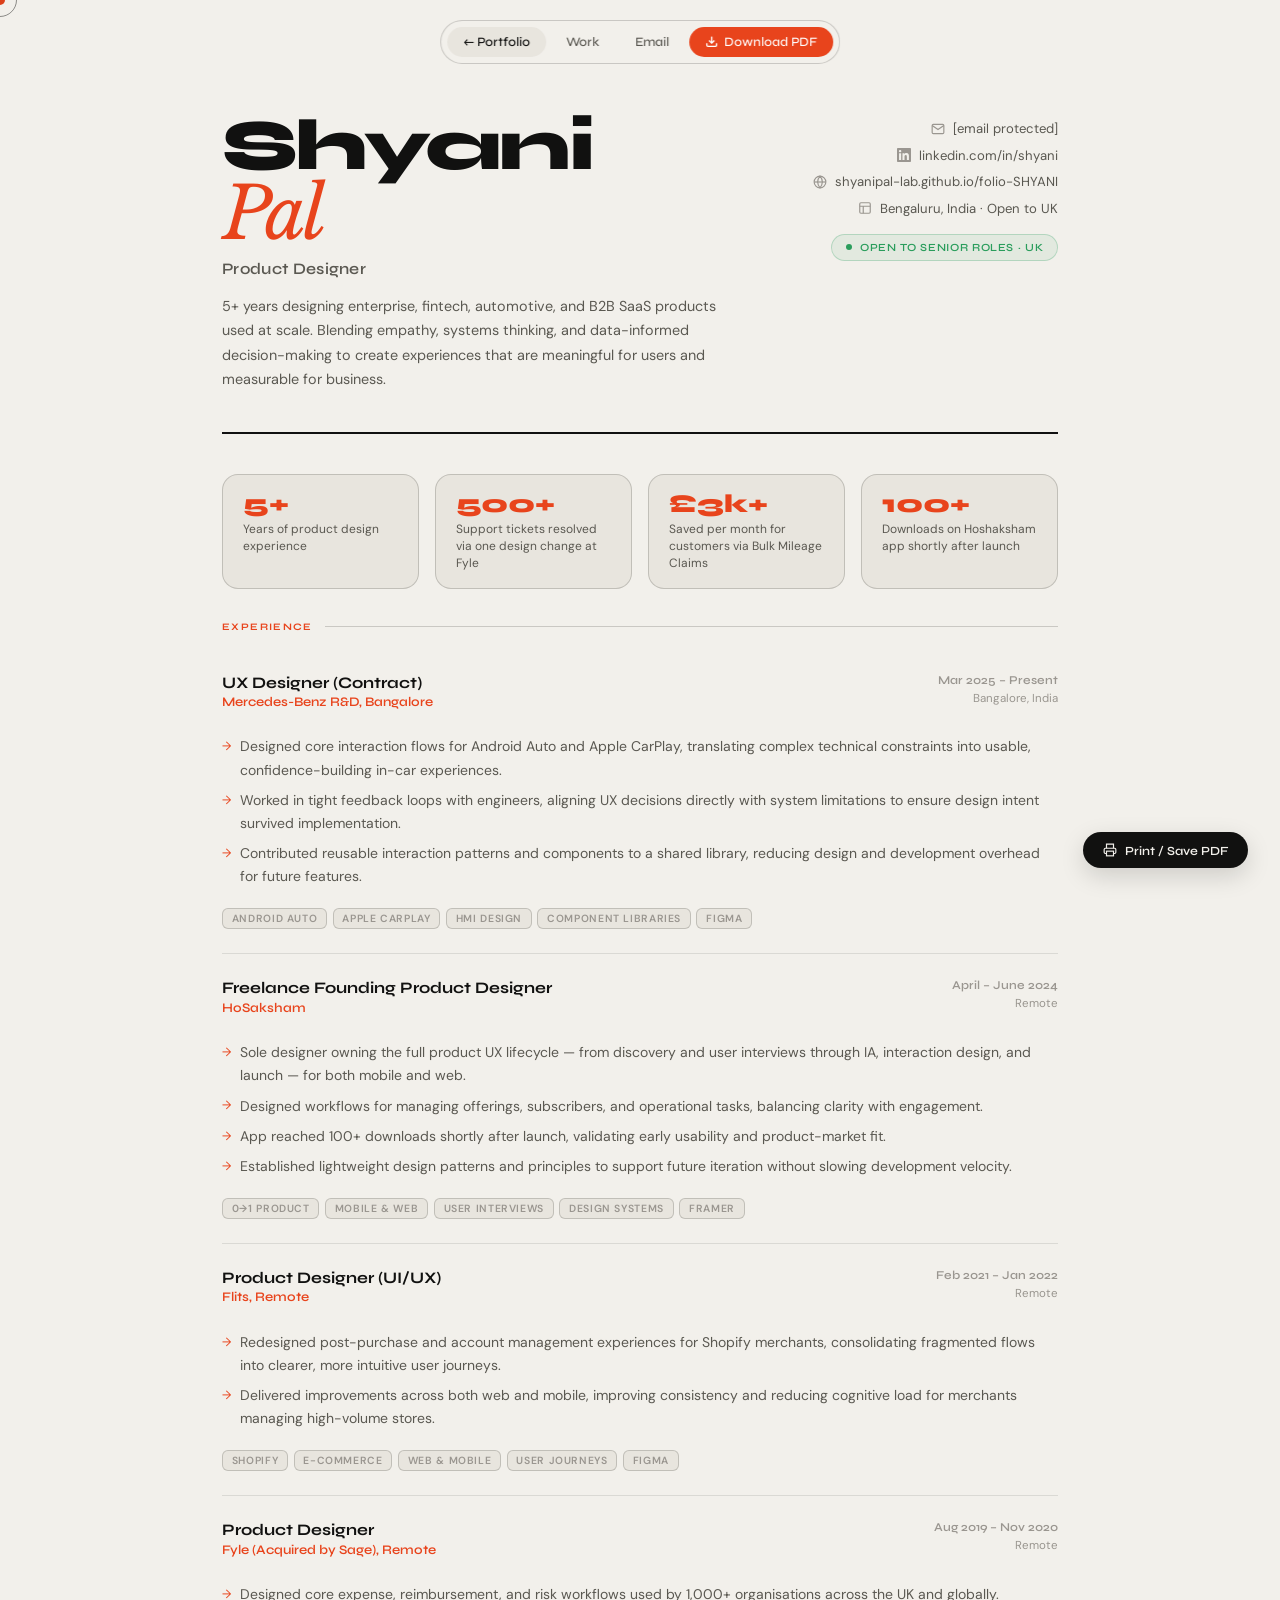
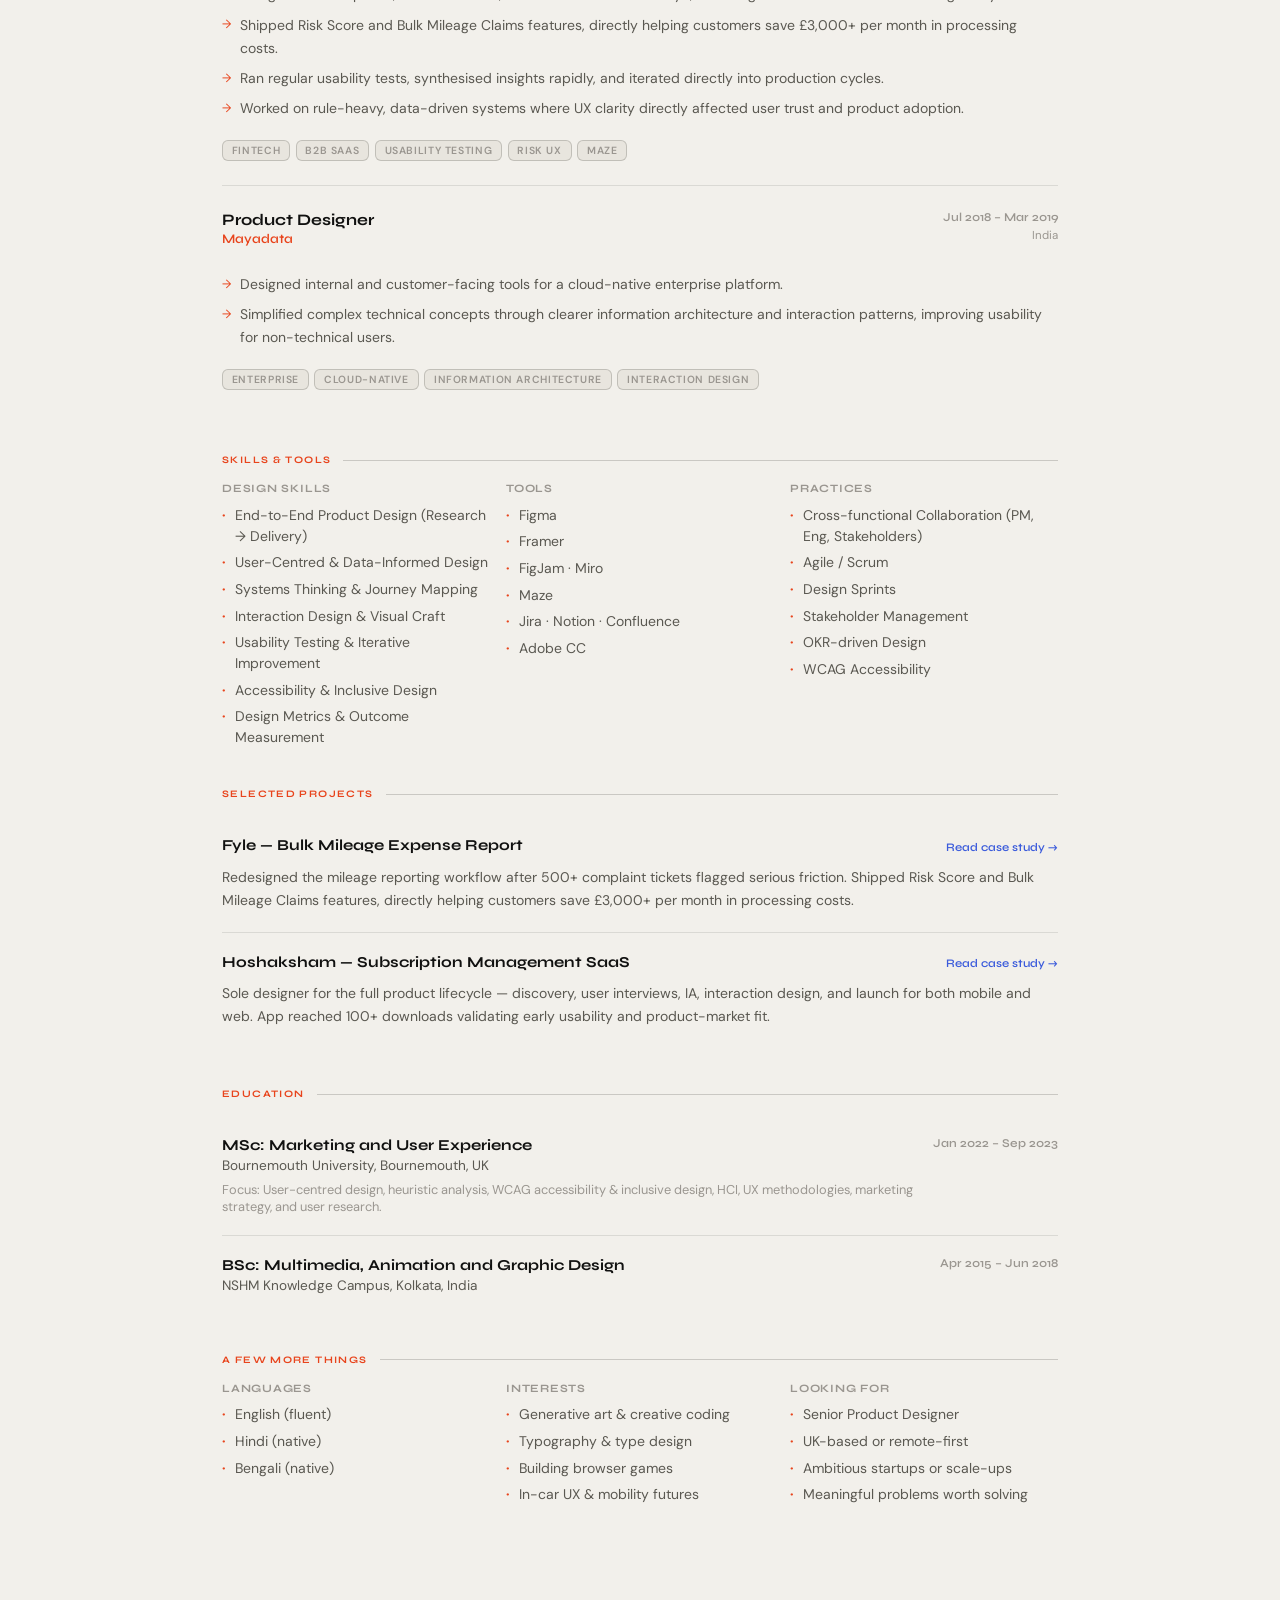
<file: resume.html>
<!DOCTYPE html>
<html lang="en">
<head>
<meta charset="UTF-8">
<meta name="viewport" content="width=device-width, initial-scale=1.0">
<title>Resume — Shyani Pal · Product Designer</title>
<link rel="icon" type="image/svg+xml" href="favicon.svg">
<link rel="preconnect" href="https://fonts.googleapis.com">
<link href="https://fonts.googleapis.com/css2?family=Syne:wght@400;500;600;700;800&family=Libre+Baskerville:ital,wght@0,400;0,700;1,400&family=DM+Sans:ital,opsz,wght@0,9..40,300;0,9..40,400;0,9..40,500;1,9..40,300&display=swap" rel="stylesheet">
<style>
:root {
  --bg: #f2f0eb;
  --bg-card: #e8e5de;
  --ink: #111110;
  --ink-2: #5a5851;
  --ink-3: #9a9690;
  --accent: #e8441c;
  --accent-2: #3b5bdb;
  --green: #2a9d5c;
  --line: rgba(17,17,16,0.1);
  --line-strong: rgba(17,17,16,0.18);
  --radius-sm: 8px;
  --radius: 16px;
  --radius-lg: 24px;
}
*, *::before, *::after { box-sizing: border-box; margin: 0; padding: 0; }
html { scroll-behavior: smooth; font-size: 16px; }
body {
  background: var(--bg);
  color: var(--ink);
  font-family: 'DM Sans', sans-serif;
  cursor: none;
}

/* CURSOR */
.cursor { width:10px;height:10px;background:var(--accent);border-radius:50%;position:fixed;top:0;left:0;pointer-events:none;z-index:9999;transform:translate(-50%,-50%);mix-blend-mode:multiply; }
.cursor-ring { width:34px;height:34px;border:1.5px solid var(--ink);border-radius:50%;position:fixed;top:0;left:0;pointer-events:none;z-index:9998;transform:translate(-50%,-50%);transition:transform 0.18s cubic-bezier(.25,.8,.25,1);opacity:0.45; }

/* NAV */
nav {
  position: fixed; top: 1.25rem; left: 50%; transform: translateX(-50%);
  z-index: 500;
  display: flex; align-items: center; gap: 0.25rem;
  background: rgba(242,240,235,0.9);
  backdrop-filter: blur(16px);
  border: 1px solid var(--line-strong);
  border-radius: 100px;
  padding: 0.35rem 0.35rem;
}
.nav-link {
  font-family: 'Syne', sans-serif;
  font-size: 0.8rem; font-weight: 500;
  color: var(--ink-2); text-decoration: none;
  padding: 0.45rem 1rem; border-radius: 100px;
  transition: color 0.2s, background 0.2s; white-space: nowrap;
}
.nav-link:hover { color: var(--ink); }
.nav-link.back { background: var(--bg-card); color: var(--ink); }
.nav-link.back:hover { background: var(--ink); color: var(--bg); }
.nav-link.dl {
  background: var(--accent); color: white;
  display: flex; align-items: center; gap: 0.4rem;
}
.nav-link.dl:hover { background: #c93a18; }

/* PRINT BUTTON */
.print-bar {
  position: fixed; bottom: 2rem; right: 2rem; z-index: 400;
  display: flex; flex-direction: column; gap: 0.5rem; align-items: flex-end;
}
.print-btn {
  display: flex; align-items: center; gap: 0.5rem;
  background: var(--ink); color: var(--bg);
  border: none; border-radius: 100px;
  font-family: 'Syne', sans-serif;
  font-size: 0.78rem; font-weight: 600;
  padding: 0.65rem 1.25rem;
  cursor: pointer;
  box-shadow: 0 8px 24px rgba(0,0,0,0.15);
  transition: background 0.2s, transform 0.15s;
}
.print-btn:hover { background: var(--accent); transform: translateY(-2px); }

/* LAYOUT */
.resume-wrap {
  max-width: 900px;
  margin: 0 auto;
  padding: 7rem 2rem 5rem;
}

/* ── HEADER ── */
.resume-header {
  display: grid;
  grid-template-columns: 1fr auto;
  gap: 2rem;
  align-items: start;
  padding-bottom: 2.5rem;
  border-bottom: 2px solid var(--ink);
  margin-bottom: 2.5rem;
}
.rh-name {
  font-family: 'Syne', sans-serif;
  font-size: clamp(2.5rem, 6vw, 4.5rem);
  font-weight: 800;
  letter-spacing: -0.04em;
  line-height: 0.95;
  margin-bottom: 0.5rem;
}
.rh-name em {
  font-style: italic;
  font-family: 'Libre Baskerville', serif;
  font-weight: 400;
  color: var(--accent);
}
.rh-title {
  font-family: 'Syne', sans-serif;
  font-size: 1rem; font-weight: 600;
  color: var(--ink-2);
  letter-spacing: 0.02em;
  margin-bottom: 1rem;
}
.rh-tagline {
  font-size: 0.9rem;
  color: var(--ink-2);
  line-height: 1.7;
  max-width: 52ch;
}
.rh-contact {
  display: flex; flex-direction: column; gap: 0.6rem;
  align-items: flex-end;
  flex-shrink: 0;
  padding-top: 0.5rem;
}
.rh-contact-item {
  display: flex; align-items: center; gap: 0.5rem;
  font-family: 'DM Sans', sans-serif;
  font-size: 0.82rem; color: var(--ink-2);
  text-decoration: none;
  transition: color 0.2s;
}
.rh-contact-item:hover { color: var(--accent); }
.rh-contact-item svg { width: 14px; height: 14px; flex-shrink: 0; color: var(--ink-3); }
.avail-pill {
  display: inline-flex; align-items: center; gap: 0.5rem;
  background: rgba(42,157,92,0.08);
  border: 1px solid rgba(42,157,92,0.25);
  border-radius: 100px;
  padding: 0.35rem 0.85rem;
  font-family: 'Syne', sans-serif;
  font-size: 0.68rem; font-weight: 600;
  letter-spacing: 0.06em; text-transform: uppercase;
  color: var(--green);
  margin-top: 0.5rem;
}
.avail-dot {
  width: 6px; height: 6px;
  background: var(--green);
  border-radius: 50%;
  animation: pulse-g 2s ease-in-out infinite;
}
@keyframes pulse-g { 0%,100%{opacity:1;transform:scale(1)} 50%{opacity:0.4;transform:scale(0.7)} }

/* ── SECTION ── */
.rs {
  margin-bottom: 2.5rem;
}
.rs-label {
  font-family: 'Syne', sans-serif;
  font-size: 0.62rem; font-weight: 700;
  letter-spacing: 0.14em; text-transform: uppercase;
  color: var(--accent);
  margin-bottom: 1rem;
  display: flex; align-items: center; gap: 0.75rem;
}
.rs-label::after {
  content: '';
  flex: 1; height: 1px;
  background: var(--line-strong);
}

/* ── EXPERIENCE ── */
.exp-item {
  display: grid;
  grid-template-columns: 1fr auto;
  gap: 0.5rem;
  padding: 1.5rem 0;
  border-bottom: 1px solid var(--line);
  position: relative;
}
.exp-item:last-child { border-bottom: none; }
.exp-item::before {
  content: '';
  position: absolute; left: -1.5rem; top: 1.75rem;
  width: 6px; height: 6px;
  background: var(--accent);
  border-radius: 50%;
  opacity: 0;
  transition: opacity 0.2s;
}
.exp-item:hover::before { opacity: 1; }

.exp-role {
  font-family: 'Syne', sans-serif;
  font-size: 1rem; font-weight: 700;
  color: var(--ink);
  margin-bottom: 0.15rem;
}
.exp-company {
  font-family: 'Syne', sans-serif;
  font-size: 0.82rem; font-weight: 600;
  color: var(--accent);
  margin-bottom: 0.6rem;
}
.exp-meta {
  text-align: right;
  flex-shrink: 0;
}
.exp-date {
  font-family: 'Syne', sans-serif;
  font-size: 0.75rem; font-weight: 600;
  color: var(--ink-3);
  white-space: nowrap;
  margin-bottom: 0.25rem;
}
.exp-location {
  font-size: 0.72rem;
  color: var(--ink-3);
  text-align: right;
}
.exp-desc {
  font-size: 0.875rem;
  line-height: 1.75;
  color: var(--ink-2);
  grid-column: 1 / -1;
}
.exp-bullets {
  list-style: none;
  display: flex; flex-direction: column; gap: 0.45rem;
  margin-top: 0.5rem;
  grid-column: 1 / -1;
}
.exp-bullets li {
  font-size: 0.875rem;
  line-height: 1.65;
  color: var(--ink-2);
  padding-left: 1.1rem;
  position: relative;
}
.exp-bullets li::before {
  content: '→';
  position: absolute; left: 0;
  color: var(--accent);
  font-size: 0.75rem;
  top: 0.12rem;
}
.exp-tags {
  display: flex; gap: 0.35rem; flex-wrap: wrap;
  margin-top: 0.75rem;
  grid-column: 1 / -1;
}
.etag {
  font-size: 0.65rem; font-weight: 600;
  letter-spacing: 0.06em; text-transform: uppercase;
  color: var(--ink-3);
  background: var(--bg-card);
  border: 1px solid var(--line-strong);
  padding: 0.18rem 0.55rem;
  border-radius: 6px;
}

/* ── SKILLS ── */
.skills-grid {
  display: grid;
  grid-template-columns: repeat(3, 1fr);
  gap: 1rem;
}
.skill-group {}
.skill-group-label {
  font-family: 'Syne', sans-serif;
  font-size: 0.7rem; font-weight: 700;
  letter-spacing: 0.07em; text-transform: uppercase;
  color: var(--ink-3); margin-bottom: 0.6rem;
}
.skill-list {
  display: flex; flex-direction: column; gap: 0.35rem;
}
.skill-item {
  font-size: 0.875rem;
  color: var(--ink-2);
  line-height: 1.5;
  padding-left: 0.8rem;
  position: relative;
}
.skill-item::before {
  content: '·';
  position: absolute; left: 0;
  color: var(--accent);
  font-weight: 700;
}

/* ── EDUCATION ── */
.edu-item {
  display: grid;
  grid-template-columns: 1fr auto;
  gap: 0.5rem;
  padding: 1.25rem 0;
  border-bottom: 1px solid var(--line);
}
.edu-item:last-child { border-bottom: none; }
.edu-degree {
  font-family: 'Syne', sans-serif;
  font-size: 0.95rem; font-weight: 700;
  margin-bottom: 0.2rem;
}
.edu-school {
  font-size: 0.85rem;
  color: var(--ink-2);
}
.edu-date {
  font-family: 'Syne', sans-serif;
  font-size: 0.75rem; font-weight: 600;
  color: var(--ink-3);
  white-space: nowrap;
  text-align: right;
}

/* ── PROJECTS ── */
.project-item {
  padding: 1.25rem 0;
  border-bottom: 1px solid var(--line);
  display: grid; grid-template-columns: 1fr auto;
  gap: 0.5rem;
}
.project-item:last-child { border-bottom: none; }
.project-name {
  font-family: 'Syne', sans-serif;
  font-size: 0.95rem; font-weight: 700;
  margin-bottom: 0.2rem;
}
.project-link {
  font-size: 0.72rem;
  color: var(--accent-2);
  font-family: 'Syne', sans-serif;
  font-weight: 600;
  text-decoration: none;
  white-space: nowrap;
  align-self: start;
  padding-top: 0.2rem;
}
.project-link:hover { text-decoration: underline; }
.project-desc {
  font-size: 0.875rem;
  color: var(--ink-2);
  line-height: 1.65;
  grid-column: 1 / -1;
}

/* ── METRICS ── */
.metrics-row {
  display: flex; gap: 1rem; flex-wrap: wrap;
  margin-bottom: 2rem;
}
.metric-chip {
  display: flex; flex-direction: column;
  background: var(--bg-card);
  border: 1px solid var(--line-strong);
  border-radius: var(--radius);
  padding: 1rem 1.25rem;
  flex: 1; min-width: 120px;
}
.metric-num {
  font-family: 'Syne', sans-serif;
  font-size: 1.6rem; font-weight: 800;
  color: var(--accent);
  line-height: 1;
  margin-bottom: 0.3rem;
}
.metric-lbl {
  font-size: 0.75rem;
  color: var(--ink-2);
  line-height: 1.4;
}

/* ── PRINT STYLES ── */
@media print {
  nav, .print-bar, .cursor, .cursor-ring { display: none !important; }
  body { cursor: default; }
  .resume-wrap { padding: 1.5rem 1.5rem; max-width: 100%; }
  .rs { break-inside: avoid; }
  .exp-item { break-inside: avoid; }
}

/* REVEAL */
.reveal { opacity: 0; transform: translateY(16px); transition: opacity 0.55s ease, transform 0.55s ease; }
.reveal.in { opacity: 1; transform: none; }

@media (max-width: 680px) {
  .resume-header { grid-template-columns: 1fr; }
  .rh-contact { align-items: flex-start; }
  .skills-grid { grid-template-columns: 1fr 1fr; }
  .exp-item { grid-template-columns: 1fr; }
  .exp-meta { text-align: left; }
  .exp-location { text-align: left; }
}
</style>
</head>
<body>

<div class="cursor" id="cursor"></div>
<div class="cursor-ring" id="cursorRing"></div>

<nav>
  <a href="index.html" class="nav-link back">← Portfolio</a>
  <a href="index.html" class="nav-link">Work</a>
  <a href="/cdn-cgi/l/email-protection#bdced5c4dcd3d4cddcd18d8bfddad0dcd4d193ded2d0" class="nav-link">Email</a>
  <a href="#" onclick="window.print(); return false;" class="nav-link dl">
    <svg width="13" height="13" viewBox="0 0 24 24" fill="none" stroke="currentColor" stroke-width="2.5"><path d="M21 15v4a2 2 0 0 1-2 2H5a2 2 0 0 1-2-2v-4"/><polyline points="7,10 12,15 17,10"/><line x1="12" y1="15" x2="12" y2="3"/></svg>
    Download PDF
  </a>
</nav>

<div class="print-bar">
  <button class="print-btn" onclick="window.print()">
    <svg width="14" height="14" viewBox="0 0 24 24" fill="none" stroke="currentColor" stroke-width="2"><path d="M6 9V2h12v7"/><path d="M6 18H4a2 2 0 0 1-2-2v-5a2 2 0 0 1 2-2h16a2 2 0 0 1 2 2v5a2 2 0 0 1-2 2h-2"/><rect x="6" y="14" width="12" height="8"/></svg>
    Print / Save PDF
  </button>
</div>

<div class="resume-wrap">

  <!-- HEADER -->
  <header class="resume-header reveal">
    <div>
      <h1 class="rh-name">Shyani<br><em>Pal</em></h1>
      <div class="rh-title">Product Designer</div>
      <p class="rh-tagline">5+ years designing enterprise, fintech, automotive, and B2B SaaS products used at scale. Blending empathy, systems thinking, and data-informed decision-making to create experiences that are meaningful for users and measurable for business.</p>
    </div>
    <div class="rh-contact">
      <a href="/cdn-cgi/l/email-protection#55263d2c343b3c2534396563153238343c397b363a38" class="rh-contact-item">
        <svg viewBox="0 0 24 24" fill="none" stroke="currentColor" stroke-width="2"><path d="M4 4h16c1.1 0 2 .9 2 2v12c0 1.1-.9 2-2 2H4c-1.1 0-2-.9-2-2V6c0-1.1.9-2 2-2z"/><polyline points="22,6 12,13 2,6"/></svg>
        <span class="__cf_email__" data-cfemail="becdd6c7dfd0d7cedfd28e88fed9d3dfd7d290ddd1d3">[email&#160;protected]</span>
      </a>
      <a href="https://www.linkedin.com/in/shyani/" target="_blank" class="rh-contact-item">
        <svg viewBox="0 0 24 24" fill="currentColor"><path d="M20.447 20.452h-3.554v-5.569c0-1.328-.027-3.037-1.852-3.037-1.853 0-2.136 1.445-2.136 2.939v5.667H9.351V9h3.414v1.561h.046c.477-.9 1.637-1.85 3.37-1.85 3.601 0 4.267 2.37 4.267 5.455v6.286zM5.337 7.433c-1.144 0-2.063-.926-2.063-2.065 0-1.138.92-2.063 2.063-2.063 1.14 0 2.064.925 2.064 2.063 0 1.139-.925 2.065-2.064 2.065zm1.782 13.019H3.555V9h3.564v11.452zM22.225 0H1.771C.792 0 0 .774 0 1.729v20.542C0 23.227.792 24 1.771 24h20.451C23.2 24 24 23.227 24 22.271V1.729C24 .774 23.2 0 22.222 0h.003z"/></svg>
        linkedin.com/in/shyani
      </a>
      <a href="index.html" class="rh-contact-item">
        <svg viewBox="0 0 24 24" fill="none" stroke="currentColor" stroke-width="2"><circle cx="12" cy="12" r="10"/><line x1="2" y1="12" x2="22" y2="12"/><path d="M12 2a15.3 15.3 0 0 1 4 10 15.3 15.3 0 0 1-4 10 15.3 15.3 0 0 1-4-10 15.3 15.3 0 0 1 4-10z"/></svg>
        shyanipal-lab.github.io/folio-SHYANI
      </a>
      <a href="https://spfolio.framer.ai" target="_blank" class="rh-contact-item">
        <svg viewBox="0 0 24 24" fill="none" stroke="currentColor" stroke-width="2"><rect x="3" y="3" width="18" height="18" rx="2"/><path d="M3 9h18M9 21V9"/></svg>
        Bengaluru, India · Open to UK
      </a>
      <div class="avail-pill">
        <span class="avail-dot"></span>
        Open to Senior Roles · UK
      </div>
    </div>
  </header>

  <!-- IMPACT METRICS -->
  <div class="metrics-row reveal">
    <div class="metric-chip">
      <span class="metric-num">5+</span>
      <span class="metric-lbl">Years of product design experience</span>
    </div>
    <div class="metric-chip">
      <span class="metric-num">500+</span>
      <span class="metric-lbl">Support tickets resolved via one design change at Fyle</span>
    </div>
    <div class="metric-chip">
      <span class="metric-num">£3k+</span>
      <span class="metric-lbl">Saved per month for customers via Bulk Mileage Claims</span>
    </div>
    <div class="metric-chip">
      <span class="metric-num">100+</span>
      <span class="metric-lbl">Downloads on Hoshaksham app shortly after launch</span>
    </div>
  </div>

  <!-- EXPERIENCE -->
  <div class="rs reveal">
    <div class="rs-label">Experience</div>

    <div class="exp-item">
      <div>
        <div class="exp-role">UX Designer (Contract)</div>
        <div class="exp-company">Mercedes-Benz R&D, Bangalore</div>
      </div>
      <div class="exp-meta">
        <div class="exp-date">Mar 2025 – Present</div>
        <div class="exp-location">Bangalore, India</div>
      </div>
      <ul class="exp-bullets">
        <li>Designed core interaction flows for Android Auto and Apple CarPlay, translating complex technical constraints into usable, confidence-building in-car experiences.</li>
        <li>Worked in tight feedback loops with engineers, aligning UX decisions directly with system limitations to ensure design intent survived implementation.</li>
        <li>Contributed reusable interaction patterns and components to a shared library, reducing design and development overhead for future features.</li>
      </ul>
      <div class="exp-tags">
        <span class="etag">Android Auto</span>
        <span class="etag">Apple CarPlay</span>
        <span class="etag">HMI Design</span>
        <span class="etag">Component Libraries</span>
        <span class="etag">Figma</span>
      </div>
    </div>

    <div class="exp-item">
      <div>
        <div class="exp-role">Freelance Founding Product Designer</div>
        <div class="exp-company">HoSaksham</div>
      </div>
      <div class="exp-meta">
        <div class="exp-date">April – June 2024</div>
        <div class="exp-location">Remote</div>
      </div>
      <ul class="exp-bullets">
        <li>Sole designer owning the full product UX lifecycle — from discovery and user interviews through IA, interaction design, and launch — for both mobile and web.</li>
        <li>Designed workflows for managing offerings, subscribers, and operational tasks, balancing clarity with engagement.</li>
        <li>App reached 100+ downloads shortly after launch, validating early usability and product-market fit.</li>
        <li>Established lightweight design patterns and principles to support future iteration without slowing development velocity.</li>
      </ul>
      <div class="exp-tags">
        <span class="etag">0→1 Product</span>
        <span class="etag">Mobile & Web</span>
        <span class="etag">User Interviews</span>
        <span class="etag">Design Systems</span>
        <span class="etag">Framer</span>
      </div>
    </div>

    <div class="exp-item">
      <div>
        <div class="exp-role">Product Designer (UI/UX)</div>
        <div class="exp-company">Flits, Remote</div>
      </div>
      <div class="exp-meta">
        <div class="exp-date">Feb 2021 – Jan 2022</div>
        <div class="exp-location">Remote</div>
      </div>
      <ul class="exp-bullets">
        <li>Redesigned post-purchase and account management experiences for Shopify merchants, consolidating fragmented flows into clearer, more intuitive user journeys.</li>
        <li>Delivered improvements across both web and mobile, improving consistency and reducing cognitive load for merchants managing high-volume stores.</li>
      </ul>
      <div class="exp-tags">
        <span class="etag">Shopify</span>
        <span class="etag">E-commerce</span>
        <span class="etag">Web & Mobile</span>
        <span class="etag">User Journeys</span>
        <span class="etag">Figma</span>
      </div>
    </div>

    <div class="exp-item">
      <div>
        <div class="exp-role">Product Designer</div>
        <div class="exp-company">Fyle (Acquired by Sage), Remote</div>
      </div>
      <div class="exp-meta">
        <div class="exp-date">Aug 2019 – Nov 2020</div>
        <div class="exp-location">Remote</div>
      </div>
      <ul class="exp-bullets">
        <li>Designed core expense, reimbursement, and risk workflows used by 1,000+ organisations across the UK and globally.</li>
        <li>Shipped Risk Score and Bulk Mileage Claims features, directly helping customers save £3,000+ per month in processing costs.</li>
        <li>Ran regular usability tests, synthesised insights rapidly, and iterated directly into production cycles.</li>
        <li>Worked on rule-heavy, data-driven systems where UX clarity directly affected user trust and product adoption.</li>
      </ul>
      <div class="exp-tags">
        <span class="etag">Fintech</span>
        <span class="etag">B2B SaaS</span>
        <span class="etag">Usability Testing</span>
        <span class="etag">Risk UX</span>
        <span class="etag">Maze</span>
      </div>
    </div>

    <div class="exp-item">
      <div>
        <div class="exp-role">Product Designer</div>
        <div class="exp-company">Mayadata</div>
      </div>
      <div class="exp-meta">
        <div class="exp-date">Jul 2018 – Mar 2019</div>
        <div class="exp-location">India</div>
      </div>
      <ul class="exp-bullets">
        <li>Designed internal and customer-facing tools for a cloud-native enterprise platform.</li>
        <li>Simplified complex technical concepts through clearer information architecture and interaction patterns, improving usability for non-technical users.</li>
      </ul>
      <div class="exp-tags">
        <span class="etag">Enterprise</span>
        <span class="etag">Cloud-native</span>
        <span class="etag">Information Architecture</span>
        <span class="etag">Interaction Design</span>
      </div>
    </div>

  </div>

  <!-- SKILLS -->
  <div class="rs reveal">
    <div class="rs-label">Skills & Tools</div>
    <div class="skills-grid">
      <div class="skill-group">
        <div class="skill-group-label">Design Skills</div>
        <div class="skill-list">
          <div class="skill-item">End-to-End Product Design (Research → Delivery)</div>
          <div class="skill-item">User-Centred & Data-Informed Design</div>
          <div class="skill-item">Systems Thinking & Journey Mapping</div>
          <div class="skill-item">Interaction Design & Visual Craft</div>
          <div class="skill-item">Usability Testing & Iterative Improvement</div>
          <div class="skill-item">Accessibility & Inclusive Design</div>
          <div class="skill-item">Design Metrics & Outcome Measurement</div>
        </div>
      </div>
      <div class="skill-group">
        <div class="skill-group-label">Tools</div>
        <div class="skill-list">
          <div class="skill-item">Figma</div>
          <div class="skill-item">Framer</div>
          <div class="skill-item">FigJam · Miro</div>
          <div class="skill-item">Maze</div>
          <div class="skill-item">Jira · Notion · Confluence</div>
          <div class="skill-item">Adobe CC</div>
        </div>
      </div>
      <div class="skill-group">
        <div class="skill-group-label">Practices</div>
        <div class="skill-list">
          <div class="skill-item">Cross-functional Collaboration (PM, Eng, Stakeholders)</div>
          <div class="skill-item">Agile / Scrum</div>
          <div class="skill-item">Design Sprints</div>
          <div class="skill-item">Stakeholder Management</div>
          <div class="skill-item">OKR-driven Design</div>
          <div class="skill-item">WCAG Accessibility</div>
        </div>
      </div>
    </div>
  </div>

  <!-- PROJECTS -->
  <div class="rs reveal">
    <div class="rs-label">Selected Projects</div>

    <div class="project-item">
      <div>
        <div class="project-name">Fyle — Bulk Mileage Expense Report</div>
      </div>
      <a href="fyle-case-study.html" class="project-link">Read case study →</a>
      <p class="project-desc">Redesigned the mileage reporting workflow after 500+ complaint tickets flagged serious friction. Shipped Risk Score and Bulk Mileage Claims features, directly helping customers save £3,000+ per month in processing costs.</p>
    </div>

    <div class="project-item">
      <div>
        <div class="project-name">Hoshaksham — Subscription Management SaaS</div>
      </div>
      <a href="hoshaksham-case-study.html" class="project-link">Read case study →</a>
      <p class="project-desc">Sole designer for the full product lifecycle — discovery, user interviews, IA, interaction design, and launch for both mobile and web. App reached 100+ downloads validating early usability and product-market fit.</p>
    </div>

  </div>

  <!-- EDUCATION -->
  <div class="rs reveal">
    <div class="rs-label">Education</div>

    <div class="edu-item">
      <div>
        <div class="edu-degree">MSc: Marketing and User Experience</div>
        <div class="edu-school">Bournemouth University, Bournemouth, UK</div>
        <div class="edu-school" style="margin-top:0.4rem; font-size:0.8rem; color:var(--ink-3);">Focus: User-centred design, heuristic analysis, WCAG accessibility & inclusive design, HCI, UX methodologies, marketing strategy, and user research.</div>
      </div>
      <div class="edu-date">Jan 2022 – Sep 2023</div>
    </div>

    <div class="edu-item">
      <div>
        <div class="edu-degree">BSc: Multimedia, Animation and Graphic Design</div>
        <div class="edu-school">NSHM Knowledge Campus, Kolkata, India</div>
      </div>
      <div class="edu-date">Apr 2015 – Jun 2018</div>
    </div>

  </div>

  <!-- LANGUAGES + INTERESTS -->
  <div class="rs reveal">
    <div class="rs-label">A Few More Things</div>
    <div class="skills-grid" style="grid-template-columns: 1fr 1fr 1fr;">
      <div class="skill-group">
        <div class="skill-group-label">Languages</div>
        <div class="skill-list">
          <div class="skill-item">English (fluent)</div>
          <div class="skill-item">Hindi (native)</div>
          <div class="skill-item">Bengali (native)</div>
        </div>
      </div>
      <div class="skill-group">
        <div class="skill-group-label">Interests</div>
        <div class="skill-list">
          <div class="skill-item">Generative art & creative coding</div>
          <div class="skill-item">Typography & type design</div>
          <div class="skill-item">Building browser games</div>
          <div class="skill-item">In-car UX & mobility futures</div>
        </div>
      </div>
      <div class="skill-group">
        <div class="skill-group-label">Looking For</div>
        <div class="skill-list">
          <div class="skill-item">Senior Product Designer</div>
          <div class="skill-item">UK-based or remote-first</div>
          <div class="skill-item">Ambitious startups or scale-ups</div>
          <div class="skill-item">Meaningful problems worth solving</div>
        </div>
      </div>
    </div>
  </div>

</div><!-- /resume-wrap -->


<script>
const cursor = document.getElementById('cursor');
const ring   = document.getElementById('cursorRing');
let mx=0,my=0,rx=0,ry=0;
document.addEventListener('mousemove',e=>{mx=e.clientX;my=e.clientY;cursor.style.left=mx+'px';cursor.style.top=my+'px';});
(function loop(){rx+=(mx-rx)*0.12;ry+=(my-ry)*0.12;ring.style.left=rx+'px';ring.style.top=ry+'px';requestAnimationFrame(loop);})();
document.querySelectorAll('a[href],button').forEach(el=>{
  el.addEventListener('mouseenter',()=>ring.style.transform='translate(-50%,-50%) scale(2.2)');
  el.addEventListener('mouseleave',()=>ring.style.transform='translate(-50%,-50%) scale(1)');
});
// Reveal on scroll
const obs=new IntersectionObserver(entries=>{entries.forEach(e=>{if(e.isIntersecting)e.target.classList.add('in');});},{threshold:0.1});
document.querySelectorAll('.reveal').forEach(el=>obs.observe(el));
</script>
</body>
</html>
</file>
